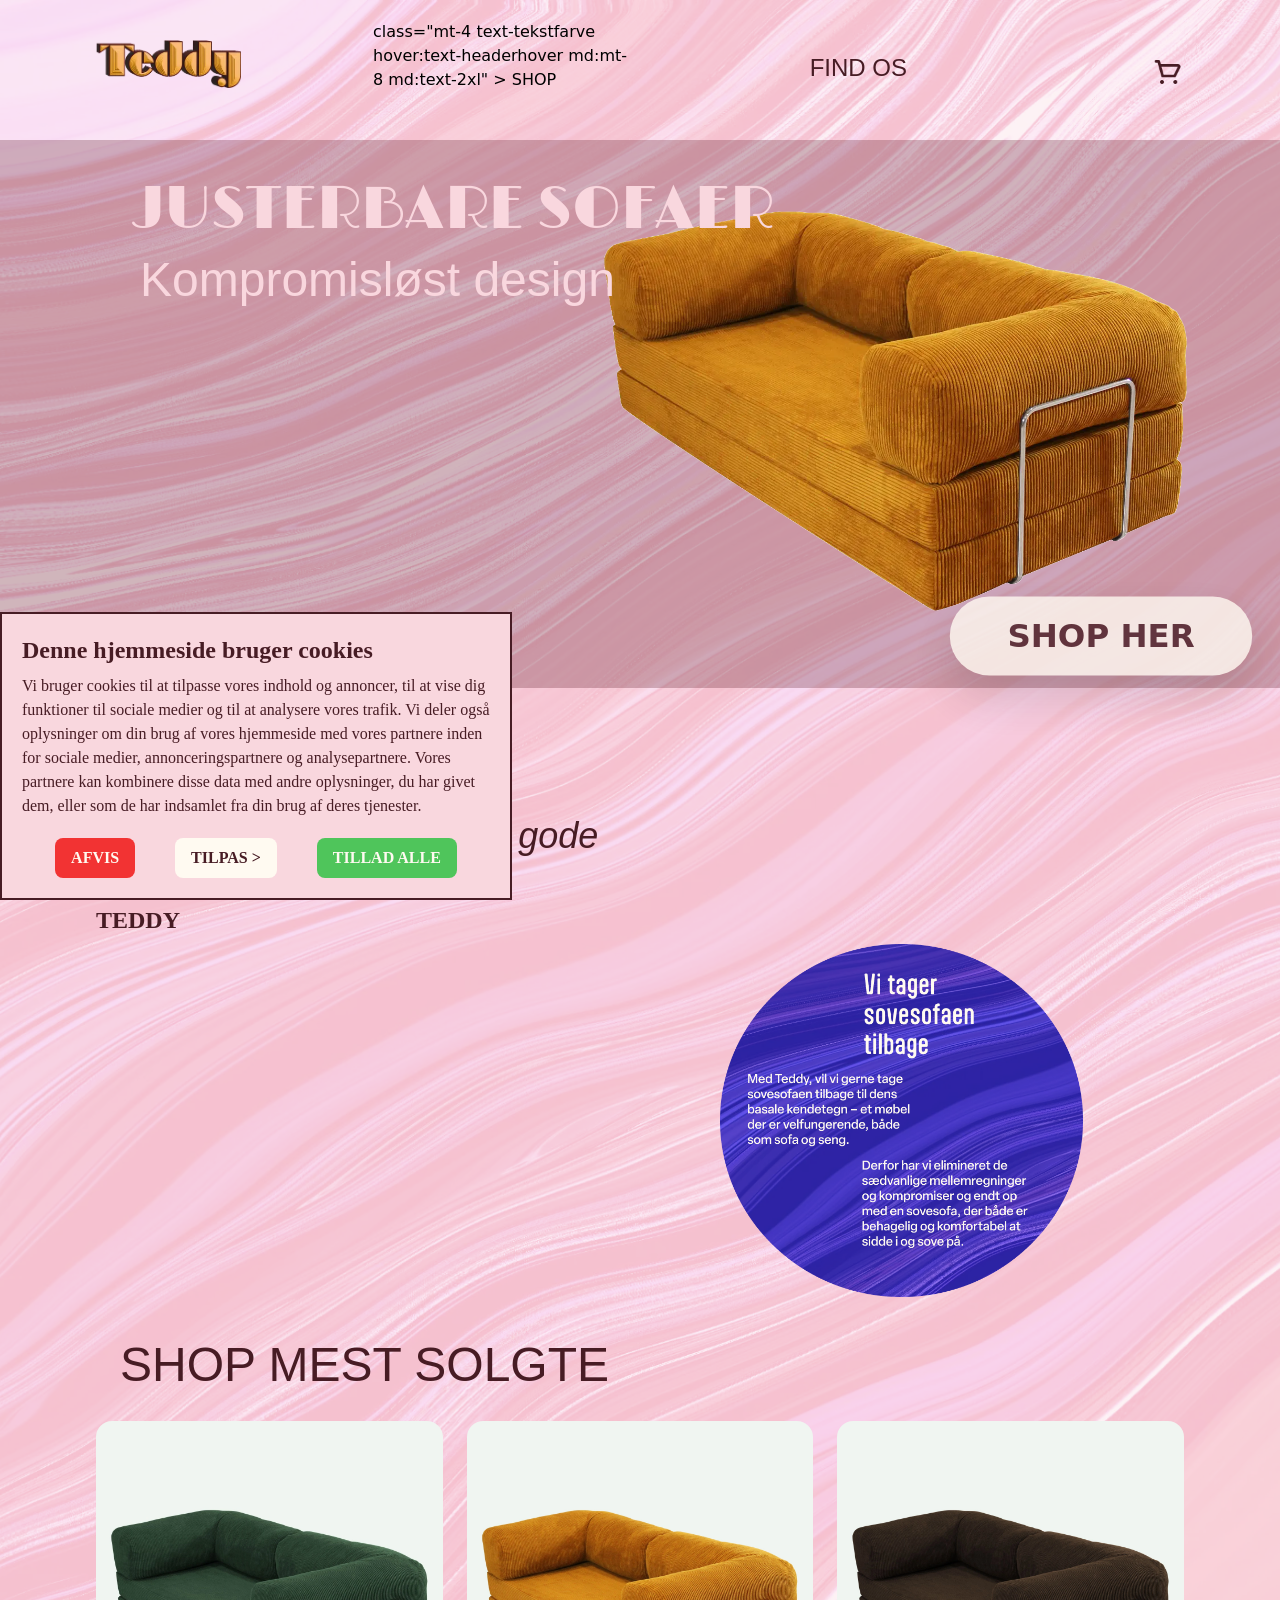
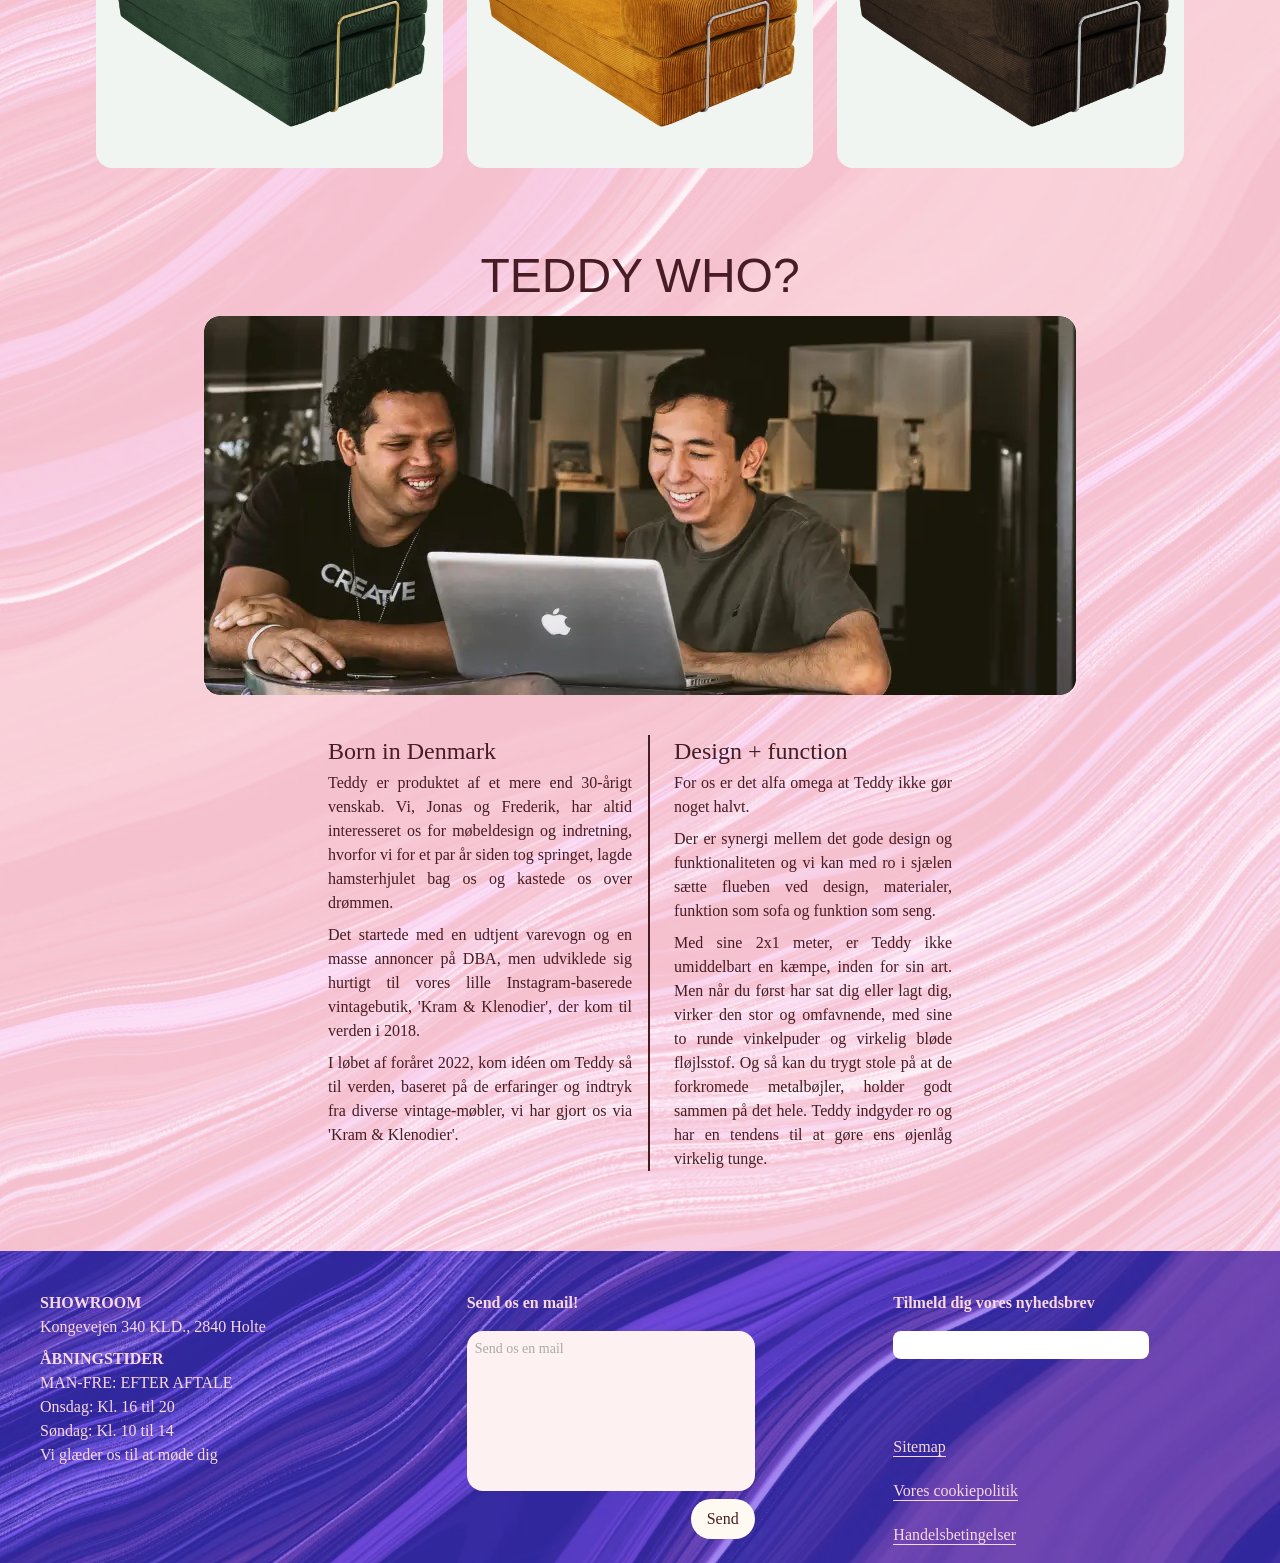
<file: index.html>
<!DOCTYPE html>
<html lang="en">
  <head>
    <meta charset="UTF-8" />
    <link rel="icon" type="image/svg+xml" href="/vite.svg" />
    <meta name="viewport" content="width=device-width, initial-scale=1.0" />
    <title>TEDDY SOFA</title>
    
    <link rel="preconnect" href="https://fonts.googleapis.com" />
    <link rel="preconnect" href="https://fonts.gstatic.com" crossorigin />
    <link
      href="https://fonts.googleapis.com/css2?family=Limelight&display=swap"
      rel="stylesheet"
    />
    <script type="module" crossorigin src="./assets/script.f13fa908.js"></script>
    <link rel="stylesheet" href="./assets/script.4516f7af.css">
  </head>
  <body
    class="bg-baggrundsfarve bg-[url('assets/baggrundsbillede.webp')] bg-cover bg-center bg-no-repeat bg-blend-overlay"
  >
    <header>
      <section
        class="z-50 mx-10 my-3 grid grid-cols-4 justify-items-end gap-x-8 md:mx-24 md:mt-5 md:gap-x-5"
      >
        <img
          src="./assets/teddy_logo.3a709e41.webp"
          alt="logo"
          class="mt-3 h-6 w-auto md:mt-5 md:h-12 md:pr-28"
        />
        <a href="shop.html">
          <!--<h2-->
          class="mt-4 text-tekstfarve hover:text-headerhover md:mt-8
          md:text-2xl" > SHOP
          <!--</h2>--></a
        >
        <a href="findos.html">
          <h2
            class="mt-4 text-tekstfarve hover:text-headerhover md:mt-8 md:text-2xl"
          >
            FIND OS
          </h2></a
        >
        <img
          src="[data-uri]"
          alt="kurv"
          class="mt-5 h-4 w-auto md:mt-9 md:h-8"
        />
      </section>
    </header>
    <main>
      <!--HERO SECTION-->
      <section
        class="m-0 mx-0 bg-herosection bg-opacity-30 p-9 md:mt-12 md:pb-96"
      >
        <div class="mx-10 flex flex-row pt-1 md:mx-24">
          <div class="flex flex-col">
            <h1
              class="inview z-50 stroke-tekstfarve text-3xl text-baggrundsfarve md:text-6xl"
            >
              JUSTERBARE SOFAER
            </h1>
            <h2
              class="inview2 z-40 mt-4 pl-2 font-light text-baggrundsfarve md:text-5xl"
            >
              Kompromisløst design
            </h2>
          </div>
          <img
            src="./assets/foldet_uden_baggrund.66c0f0cd.webp"
            alt="sofa"
            class="inviewbillede absolute left-1/2 mt-7 mr-24 h-auto w-44 md:left-96 md:ml-48 md:mt-5 md:w-2/4"
          />
          <a href="shop.html"
            ><p
              class="relative mt-40 h-7 w-16 justify-center rounded-2xl bg-knapfarve px-3 py-2 font-bold text-tekstfarve hover:bg-hover hover:text-baggrundsfarve md:hidden"
            >
              SHOP HER
            </p></a
          >
          <a href="shop.html"
            ><button
              class="mereanimate absolute top-96 left-2/3 mt-52 ml-20 hidden rounded-full bg-knapfarve py-6 px-16 text-4xl font-bold text-tekstfarve drop-shadow-2xl hover:bg-hover hover:text-baggrundsfarve md:block"
            >
              SHOP HER
            </button></a
          >
        </div>
      </section>
      <!--COOKIEBOKS-->
      <div
        id="cookieboks"
        class="cookies absolute inset-x-0 bottom-0 z-40 h-auto max-w-full border-2 border-tekstfarve bg-baggrundsfarve py-3 px-3 text-tekstfarve sm:bottom-0 sm:right-0 sm:max-w-lg"
      >
        <h3 class="m-2 font-bold md:text-2xl">
          Denne hjemmeside bruger cookies
        </h3>
        <p class="m-2 md:text-base">
          Vi bruger cookies til at tilpasse vores indhold og annoncer, til at
          vise dig funktioner til sociale medier og til at analysere vores
          trafik. Vi deler også oplysninger om din brug af vores hjemmeside med
          vores partnere inden for sociale medier, annonceringspartnere og
          analysepartnere. Vores partnere kan kombinere disse data med andre
          oplysninger, du har givet dem, eller som de har indsamlet fra din brug
          af deres tjenester.
        </p>
        <div class="mb-2 mt-5 flex justify-center gap-10">
          <button
            id="afvis"
            class="rounded-lg bg-afvis_cookies p-2 px-4 text-knapfarve hover:underline hover:underline-offset-2"
          >
            <p class="font-bold md:text-base">AFVIS</p>
          </button>
          <button
            class="rounded-lg bg-knapfarve p-2 px-4 text-tekstfarve hover:underline hover:underline-offset-2"
          >
            <p class="font-bold md:text-base">TILPAS ></p>
          </button>
          <button
            id="tillad"
            class="rounded-lg bg-tillad_cookies p-2 px-4 font-semibold text-knapfarve hover:underline hover:underline-offset-2"
          >
            <p class="font-bold md:text-base">TILLAD ALLE</p>
          </button>
        </div>
      </div>
      <!--MELLEM SEKTION-->
      <section
        class="mx-10 mt-10 grid grid-cols-2 pt-1 md:mx-24 md:mt-28 md:pt-4"
      >
        <div>
          <h2 class="font-light italic text-tekstfarve md:text-4xl">
            Der er synergi mellem det gode design og funktionaliteten
          </h2>
          <h3 class="mt-1 text-tekstfarve md:mt-2 md:text-2xl"><b>TEDDY</b></h3>
        </div>
        <img
          src="./assets/infoboks.807e19ef.webp"
          alt="infoboks"
          class="mt-20 md:hidden"
        />
        <img
          src="./assets/infoboks_stor.3af81676.png"
          alt="infoboks"
          class="mt-32 ml-20 hidden w-2/3 md:block"
        />
      </section>
      <!--MEST SOLGTE-->
      <section class="mx-10 pt-1 md:mx-24">
        <h2 class="mt-10 mb-4 text-tekstfarve md:ml-6 md:mb-8 md:text-5xl">
          SHOP MEST SOLGTE
        </h2>
        <div class="flex flex-row justify-around gap-x-8 md:gap-x-6">
          <div class="group relative w-24 md:w-96">
            <a href="produkt.html">
              <img
                src="./assets/sofa_grøn.backdrop.cad19f20.webp"
                alt="grøn sofa"
                class="rounded-2xl"
              />
              <div
                class="absolute inset-x-0 bottom-40 flex items-end justify-center bg-knapfarve text-5xl text-hover opacity-0 duration-300 group-hover:opacity-70"
              >
                <h2 class="py-2 text-5xl">TEDDY / GRØN</h2>
              </div></a
            >
          </div>
          <div class="group relative w-24 md:w-96">
            <img
              src="./assets/sofa_gul.backdrop.15ad6b21.webp"
              alt="grøn sofa"
              class="rounded-2xl"
            />
            <div
              class="absolute inset-x-0 bottom-40 flex items-end justify-center bg-knapfarve text-5xl text-hover opacity-0 duration-300 group-hover:opacity-70"
            >
              <h2 class="py-2 text-5xl">TEDDY / GUL</h2>
            </div>
          </div>
          <div class="group relative w-24 md:w-96">
            <img
              src="./assets/sofa_brun.backdrop.4b0615f9.webp"
              alt="grøn sofa"
              class="rounded-2xl"
            />
            <div
              class="absolute inset-x-0 bottom-40 flex items-end justify-center bg-knapfarve text-5xl text-hover opacity-0 duration-300 group-hover:opacity-70"
            >
              <h2 class="py-2 text-5xl">TEDDY / BRUN</h2>
            </div>
          </div>
        </div>
      </section>
      <!--TEDDY WHO?-->
      <section
        class="mx-10 mt-10 pt-1 text-justify text-tekstfarve md:mx-24 md:mt-20"
      >
        <h2 class="mb-4 text-center md:text-5xl">TEDDY WHO?</h2>
        <div class="flex justify-center">
          <img
            src="./assets/Teddy_who_billede.e2d17229.webp"
            alt="billede af mændende bag teddy"
            class=""
          />
        </div>
        <div class="mt-2 grid grid-cols-2 divide-x-2 md:mx-56 md:mt-10">
          <div class="mx-2 flex flex-col">
            <h3 class="mb-1 md:text-2xl">Born in Denmark</h3>
            <p class="mb-2 md:text-base">
              Teddy er produktet af et mere end 30-årigt venskab. Vi, Jonas og
              Frederik, har altid interesseret os for møbeldesign og indretning,
              hvorfor vi for et par år siden tog springet, lagde hamsterhjulet
              bag os og kastede os over drømmen.
            </p>
            <p class="mb-2 md:text-base">
              Det startede med en udtjent varevogn og en masse annoncer på DBA,
              men udviklede sig hurtigt til vores lille Instagram-baserede
              vintagebutik, 'Kram & Klenodier', der kom til verden i 2018.
            </p>
            <p class="md:text-base">
              I løbet af foråret 2022, kom idéen om Teddy så til verden, baseret
              på de erfaringer og indtryk fra diverse vintage-møbler, vi har
              gjort os via 'Kram & Klenodier'.
            </p>
          </div>
          <div class="mx-2 flex flex-col pl-3 md:pl-6">
            <h3 class="mb-1 md:text-2xl">Design + function</h3>
            <p class="mb-2 md:text-base">
              For os er det alfa omega at Teddy ikke gør noget halvt.
            </p>
            <p class="mb-2 md:text-base">
              Der er synergi mellem det gode design og funktionaliteten og vi
              kan med ro i sjælen sætte flueben ved design, materialer, funktion
              som sofa og funktion som seng.
            </p>
            <p class="md:text-base">
              Med sine 2x1 meter, er Teddy ikke umiddelbart en kæmpe, inden for
              sin art. Men når du først har sat dig eller lagt dig, virker den
              stor og omfavnende, med sine to runde vinkelpuder og virkelig
              bløde fløjlsstof. Og så kan du trygt stole på at de forkromede
              metalbøjler, holder godt sammen på det hele. Teddy indgyder ro og
              har en tendens til at gøre ens øjenlåg virkelig tunge.
            </p>
          </div>
        </div>
      </section>
    </main>
    <footer
      class="mx-0 mt-20 grid grid-cols-3 bg-hover bg-opacity-90 bg-[url('assets/baggrundsbillede.webp')] bg-cover bg-center bg-no-repeat text-baggrundsfarve bg-blend-overlay"
    >
      <div class="mx-5 mb-2 mt-2 md:mx-10 md:mb-4 md:mt-10">
        <p class="md:text-base"><b>SHOWROOM</b></p>
        <p class="md:text-base">Kongevejen 340 KLD., 2840 Holte</p>
        <p class="mt-1 md:mt-2 md:text-base">
          <b>ÅBNINGSTIDER</b><br />
          MAN-FRE: EFTER AFTALE<br />
          Onsdag: Kl. 16 til 20<br />
          Søndag: Kl. 10 til 14<br />
          Vi glæder os til at møde dig
        </p>
      </div>
      <div class="mx-5 mt-2 md:mx-10 md:mt-10 md:mb-4">
        <p class="md:text-base"><b>Send os en mail!</b></p>
        <div
          class="mt-2 h-20 w-28 rounded-2xl bg-tekstfelt text-tekstfelt_skrift md:mt-4 md:h-40 md:w-72"
        >
          <p class="ml-2 pt-2 md:text-sm">Send os en mail</p>
        </div>
        <button
          class="m-1 ml-14 rounded-full bg-knapfarve p-2 px-4 py-2 text-tekstfarve hover:bg-hover hover:text-baggrundsfarve md:m-2 md:ml-56"
        >
          <p class="md:text-base">Send</p>
        </button>
      </div>
      <div class="mx-5 mt-2 md:mx-10 md:mt-10">
        <p class="md:mb-4 md:text-base"><b>Tilmeld dig vores nyhedsbrev</b></p>
        <form>
          <label class="block">
            <input
              type="email"
              class="... peer h-3 w-28 rounded-lg border-none text-tekstfarve md:h-7 md:w-64"
            />
            <p
              class="invisible mt-2 text-baggrundsfarve peer-invalid:visible md:text-base"
            >
              Hov! det ser forkert ud. Har du tjekket at du har skrevet en
              gyldig e-mail adresse?
            </p>
          </label>
        </form>
        <p
          class="mt-5 underline underline-offset-4 hover:text-checkbox md:text-base"
        >
          <a href="sitemap.html">Sitemap</a>
        </p>
        <p
          class="mt-5 underline underline-offset-4 hover:text-checkbox md:text-base"
        >
          <a href=""> Vores cookiepolitik</a>
        </p>
        <p
          class="mt-5 underline underline-offset-4 hover:text-checkbox md:text-base"
        >
          <a href=""> Handelsbetingelser</a>
        </p>
      </div>
    </footer>
    
  </body>
</html>
</file>
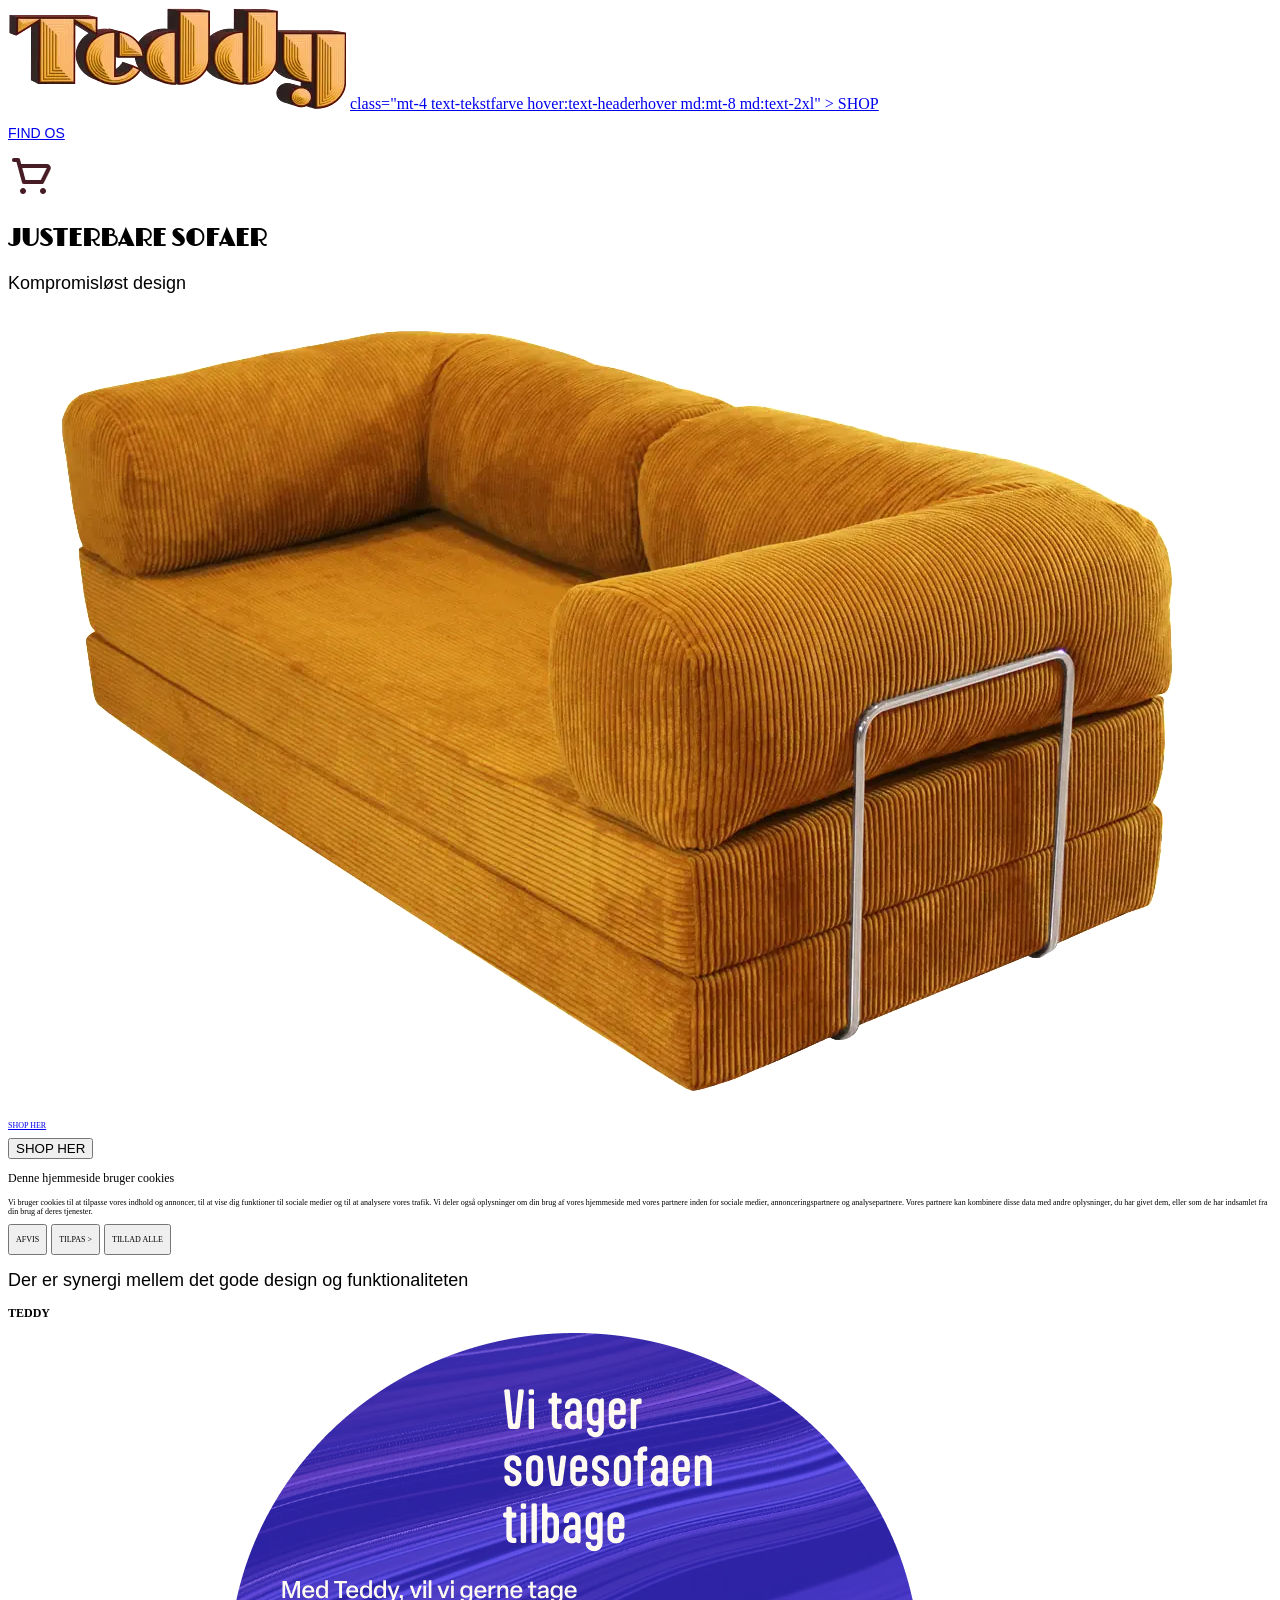
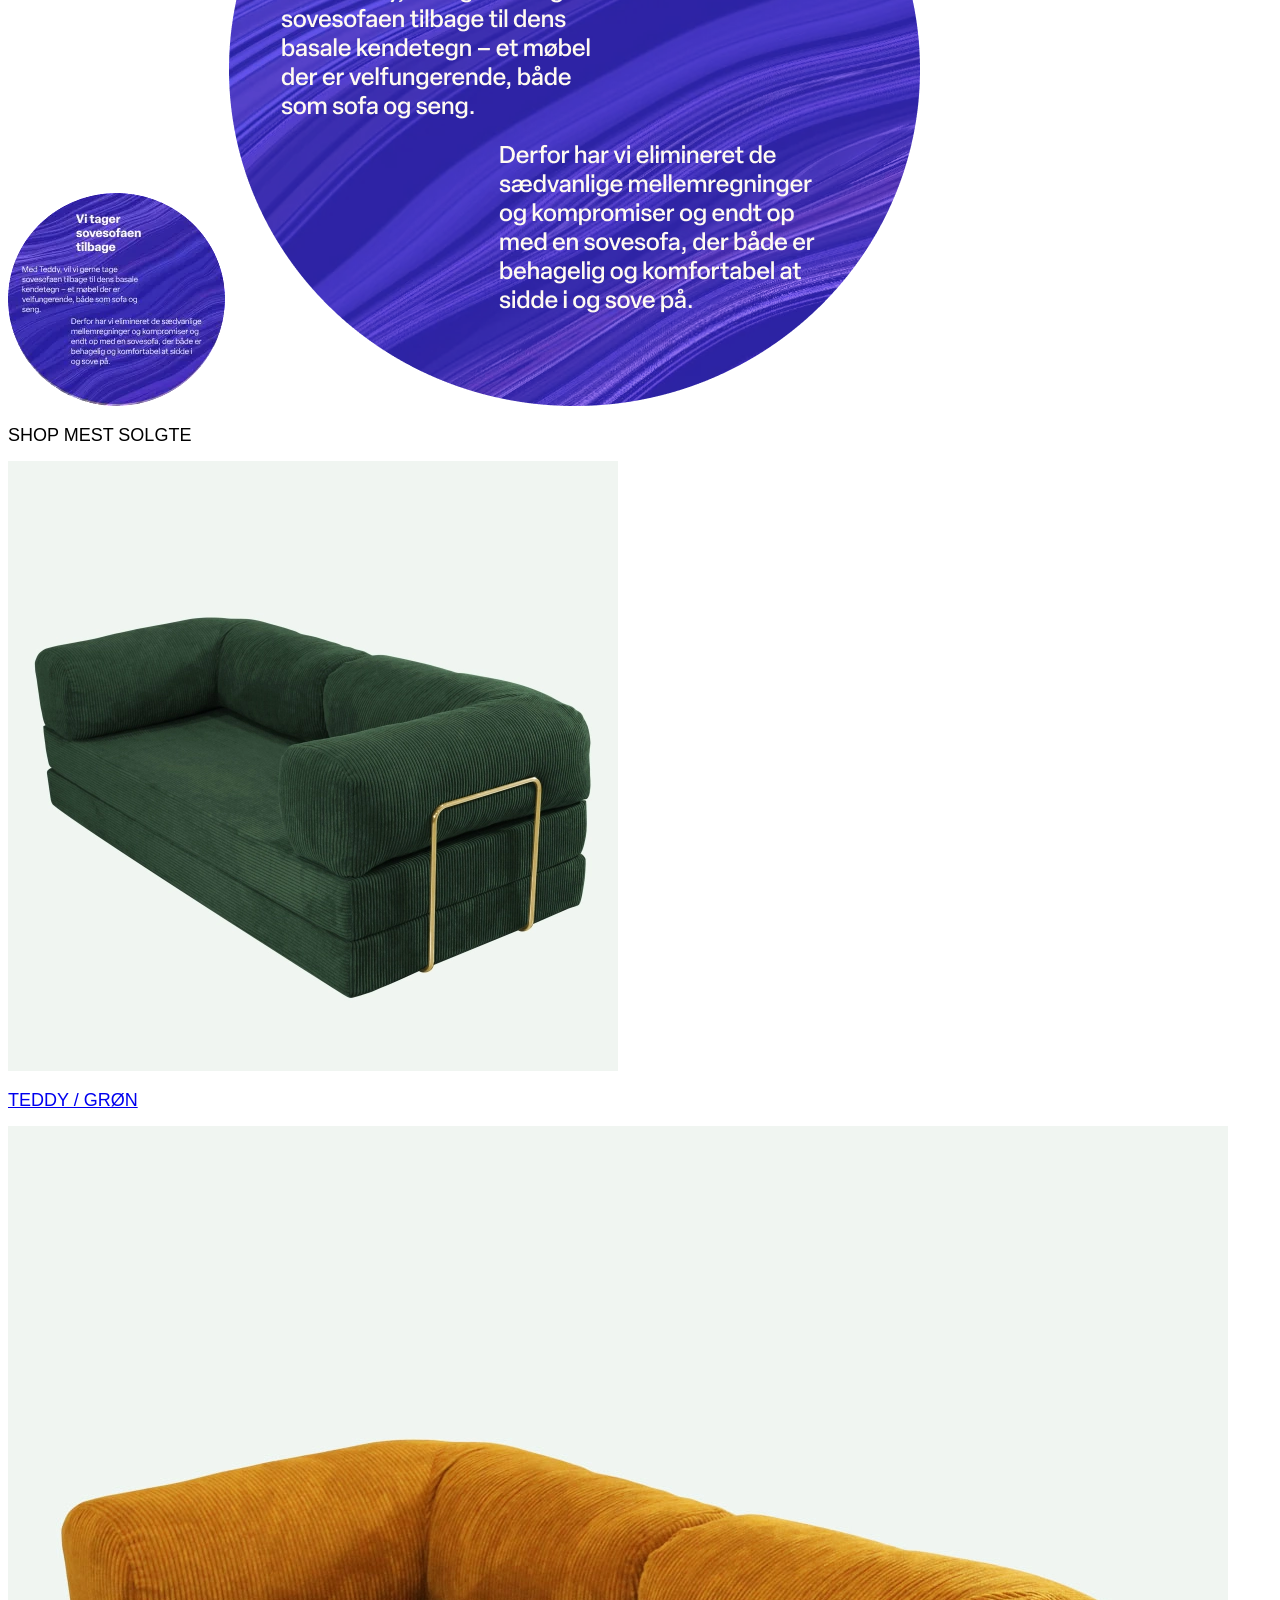
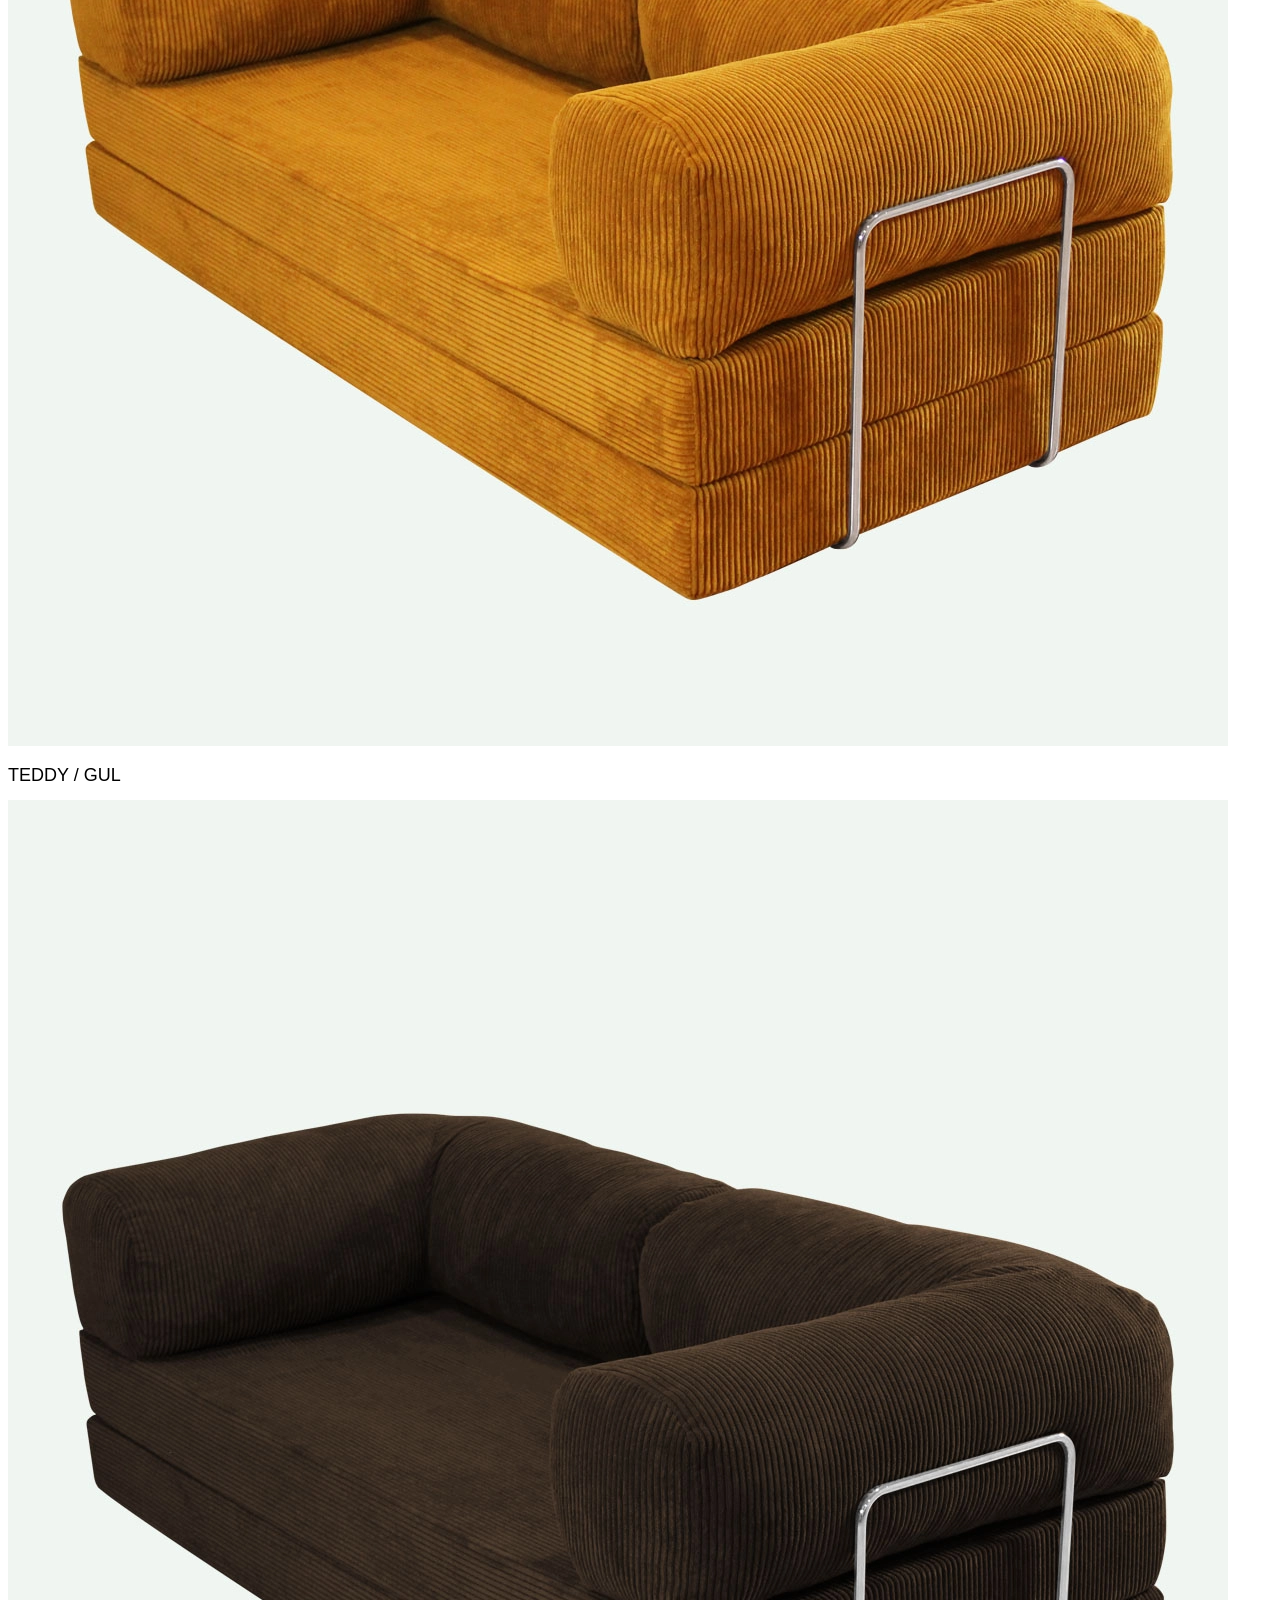
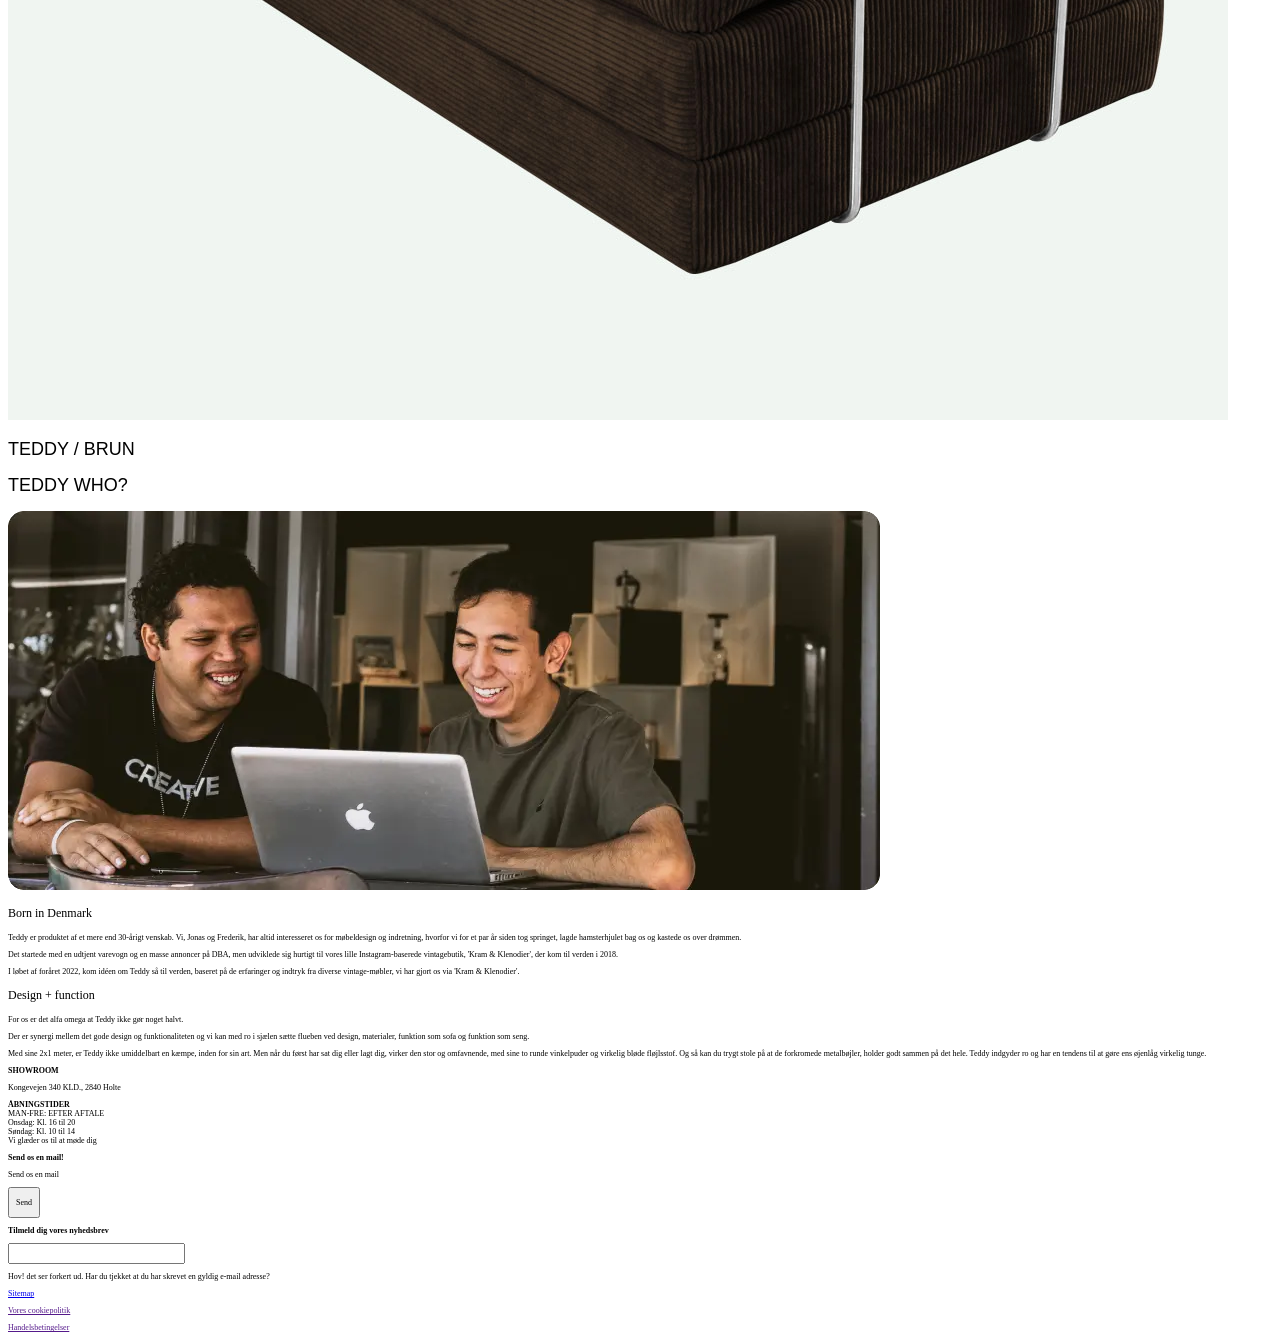
<file: src/index.html>
<!DOCTYPE html>
<html lang="en">
  <head>
    <meta charset="UTF-8" />
    <link rel="icon" type="image/svg+xml" href="/vite.svg" />
    <meta name="viewport" content="width=device-width, initial-scale=1.0" />
    <title>TEDDY SOFA</title>
    <link rel="stylesheet" href="style.css" />
    <link rel="preconnect" href="https://fonts.googleapis.com" />
    <link rel="preconnect" href="https://fonts.gstatic.com" crossorigin />
    <link
      href="https://fonts.googleapis.com/css2?family=Limelight&display=swap"
      rel="stylesheet"
    />
  </head>
  <body
    class="bg-baggrundsfarve bg-[url('assets/baggrundsbillede.webp')] bg-cover bg-center bg-no-repeat bg-blend-overlay"
  >
    <header>
      <section
        class="z-50 mx-10 my-3 grid grid-cols-4 justify-items-end gap-x-8 md:mx-24 md:mt-5 md:gap-x-5"
      >
        <img
          src="assets/teddy_logo.webp"
          alt="logo"
          class="mt-3 h-6 w-auto md:mt-5 md:h-12 md:pr-28"
        />
        <a href="shop.html">
          <!--<h2-->
          class="mt-4 text-tekstfarve hover:text-headerhover md:mt-8
          md:text-2xl" > SHOP
          <!--</h2>--></a
        >
        <a href="findos.html">
          <h2
            class="mt-4 text-tekstfarve hover:text-headerhover md:mt-8 md:text-2xl"
          >
            FIND OS
          </h2></a
        >
        <img
          src="assets/kurv_ikon.png"
          alt="kurv"
          class="mt-5 h-4 w-auto md:mt-9 md:h-8"
        />
      </section>
    </header>
    <main>
      <!--HERO SECTION-->
      <section
        class="m-0 mx-0 bg-herosection bg-opacity-30 p-9 md:mt-12 md:pb-96"
      >
        <div class="mx-10 flex flex-row pt-1 md:mx-24">
          <div class="flex flex-col">
            <h1
              class="inview z-50 stroke-tekstfarve text-3xl text-baggrundsfarve md:text-6xl"
            >
              JUSTERBARE SOFAER
            </h1>
            <h2
              class="inview2 z-40 mt-4 pl-2 font-light text-baggrundsfarve md:text-5xl"
            >
              Kompromisløst design
            </h2>
          </div>
          <img
            src="assets/foldet_uden_baggrund.webp"
            alt="sofa"
            class="inviewbillede absolute left-1/2 mt-7 mr-24 h-auto w-44 md:left-96 md:ml-48 md:mt-5 md:w-2/4"
          />
          <a href="shop.html"
            ><p
              class="relative mt-40 h-7 w-16 justify-center rounded-2xl bg-knapfarve px-3 py-2 font-bold text-tekstfarve hover:bg-hover hover:text-baggrundsfarve md:hidden"
            >
              SHOP HER
            </p></a
          >
          <a href="shop.html"
            ><button
              class="mereanimate absolute top-96 left-2/3 mt-52 ml-20 hidden rounded-full bg-knapfarve py-6 px-16 text-4xl font-bold text-tekstfarve drop-shadow-2xl hover:bg-hover hover:text-baggrundsfarve md:block"
            >
              SHOP HER
            </button></a
          >
        </div>
      </section>
      <!--COOKIEBOKS-->
      <div
        id="cookieboks"
        class="cookies absolute inset-x-0 bottom-0 z-40 h-auto max-w-full border-2 border-tekstfarve bg-baggrundsfarve py-3 px-3 text-tekstfarve sm:bottom-0 sm:right-0 sm:max-w-lg"
      >
        <h3 class="m-2 font-bold md:text-2xl">
          Denne hjemmeside bruger cookies
        </h3>
        <p class="m-2 md:text-base">
          Vi bruger cookies til at tilpasse vores indhold og annoncer, til at
          vise dig funktioner til sociale medier og til at analysere vores
          trafik. Vi deler også oplysninger om din brug af vores hjemmeside med
          vores partnere inden for sociale medier, annonceringspartnere og
          analysepartnere. Vores partnere kan kombinere disse data med andre
          oplysninger, du har givet dem, eller som de har indsamlet fra din brug
          af deres tjenester.
        </p>
        <div class="mb-2 mt-5 flex justify-center gap-10">
          <button
            id="afvis"
            class="rounded-lg bg-afvis_cookies p-2 px-4 text-knapfarve hover:underline hover:underline-offset-2"
          >
            <p class="font-bold md:text-base">AFVIS</p>
          </button>
          <button
            class="rounded-lg bg-knapfarve p-2 px-4 text-tekstfarve hover:underline hover:underline-offset-2"
          >
            <p class="font-bold md:text-base">TILPAS ></p>
          </button>
          <button
            id="tillad"
            class="rounded-lg bg-tillad_cookies p-2 px-4 font-semibold text-knapfarve hover:underline hover:underline-offset-2"
          >
            <p class="font-bold md:text-base">TILLAD ALLE</p>
          </button>
        </div>
      </div>
      <!--MELLEM SEKTION-->
      <section
        class="mx-10 mt-10 grid grid-cols-2 pt-1 md:mx-24 md:mt-28 md:pt-4"
      >
        <div>
          <h2 class="font-light italic text-tekstfarve md:text-4xl">
            Der er synergi mellem det gode design og funktionaliteten
          </h2>
          <h3 class="mt-1 text-tekstfarve md:mt-2 md:text-2xl"><b>TEDDY</b></h3>
        </div>
        <img
          src="assets/infoboks.webp"
          alt="infoboks"
          class="mt-20 md:hidden"
        />
        <img
          src="assets/infoboks_stor.png"
          alt="infoboks"
          class="mt-32 ml-20 hidden w-2/3 md:block"
        />
      </section>
      <!--MEST SOLGTE-->
      <section class="mx-10 pt-1 md:mx-24">
        <h2 class="mt-10 mb-4 text-tekstfarve md:ml-6 md:mb-8 md:text-5xl">
          SHOP MEST SOLGTE
        </h2>
        <div class="flex flex-row justify-around gap-x-8 md:gap-x-6">
          <div class="group relative w-24 md:w-96">
            <a href="produkt.html">
              <img
                src="assets/sofa_grøn.backdrop.webp"
                alt="grøn sofa"
                class="rounded-2xl"
              />
              <div
                class="absolute inset-x-0 bottom-40 flex items-end justify-center bg-knapfarve text-5xl text-hover opacity-0 duration-300 group-hover:opacity-70"
              >
                <h2 class="py-2 text-5xl">TEDDY / GRØN</h2>
              </div></a
            >
          </div>
          <div class="group relative w-24 md:w-96">
            <img
              src="assets/sofa_gul.backdrop.webp"
              alt="grøn sofa"
              class="rounded-2xl"
            />
            <div
              class="absolute inset-x-0 bottom-40 flex items-end justify-center bg-knapfarve text-5xl text-hover opacity-0 duration-300 group-hover:opacity-70"
            >
              <h2 class="py-2 text-5xl">TEDDY / GUL</h2>
            </div>
          </div>
          <div class="group relative w-24 md:w-96">
            <img
              src="assets/sofa_brun.backdrop.webp"
              alt="grøn sofa"
              class="rounded-2xl"
            />
            <div
              class="absolute inset-x-0 bottom-40 flex items-end justify-center bg-knapfarve text-5xl text-hover opacity-0 duration-300 group-hover:opacity-70"
            >
              <h2 class="py-2 text-5xl">TEDDY / BRUN</h2>
            </div>
          </div>
        </div>
      </section>
      <!--TEDDY WHO?-->
      <section
        class="mx-10 mt-10 pt-1 text-justify text-tekstfarve md:mx-24 md:mt-20"
      >
        <h2 class="mb-4 text-center md:text-5xl">TEDDY WHO?</h2>
        <div class="flex justify-center">
          <img
            src="assets/Teddy_who_billede.webp"
            alt="billede af mændende bag teddy"
            class=""
          />
        </div>
        <div class="mt-2 grid grid-cols-2 divide-x-2 md:mx-56 md:mt-10">
          <div class="mx-2 flex flex-col">
            <h3 class="mb-1 md:text-2xl">Born in Denmark</h3>
            <p class="mb-2 md:text-base">
              Teddy er produktet af et mere end 30-årigt venskab. Vi, Jonas og
              Frederik, har altid interesseret os for møbeldesign og indretning,
              hvorfor vi for et par år siden tog springet, lagde hamsterhjulet
              bag os og kastede os over drømmen.
            </p>
            <p class="mb-2 md:text-base">
              Det startede med en udtjent varevogn og en masse annoncer på DBA,
              men udviklede sig hurtigt til vores lille Instagram-baserede
              vintagebutik, 'Kram & Klenodier', der kom til verden i 2018.
            </p>
            <p class="md:text-base">
              I løbet af foråret 2022, kom idéen om Teddy så til verden, baseret
              på de erfaringer og indtryk fra diverse vintage-møbler, vi har
              gjort os via 'Kram & Klenodier'.
            </p>
          </div>
          <div class="mx-2 flex flex-col pl-3 md:pl-6">
            <h3 class="mb-1 md:text-2xl">Design + function</h3>
            <p class="mb-2 md:text-base">
              For os er det alfa omega at Teddy ikke gør noget halvt.
            </p>
            <p class="mb-2 md:text-base">
              Der er synergi mellem det gode design og funktionaliteten og vi
              kan med ro i sjælen sætte flueben ved design, materialer, funktion
              som sofa og funktion som seng.
            </p>
            <p class="md:text-base">
              Med sine 2x1 meter, er Teddy ikke umiddelbart en kæmpe, inden for
              sin art. Men når du først har sat dig eller lagt dig, virker den
              stor og omfavnende, med sine to runde vinkelpuder og virkelig
              bløde fløjlsstof. Og så kan du trygt stole på at de forkromede
              metalbøjler, holder godt sammen på det hele. Teddy indgyder ro og
              har en tendens til at gøre ens øjenlåg virkelig tunge.
            </p>
          </div>
        </div>
      </section>
    </main>
    <footer
      class="mx-0 mt-20 grid grid-cols-3 bg-hover bg-opacity-90 bg-[url('assets/baggrundsbillede.webp')] bg-cover bg-center bg-no-repeat text-baggrundsfarve bg-blend-overlay"
    >
      <div class="mx-5 mb-2 mt-2 md:mx-10 md:mb-4 md:mt-10">
        <p class="md:text-base"><b>SHOWROOM</b></p>
        <p class="md:text-base">Kongevejen 340 KLD., 2840 Holte</p>
        <p class="mt-1 md:mt-2 md:text-base">
          <b>ÅBNINGSTIDER</b><br />
          MAN-FRE: EFTER AFTALE<br />
          Onsdag: Kl. 16 til 20<br />
          Søndag: Kl. 10 til 14<br />
          Vi glæder os til at møde dig
        </p>
      </div>
      <div class="mx-5 mt-2 md:mx-10 md:mt-10 md:mb-4">
        <p class="md:text-base"><b>Send os en mail!</b></p>
        <div
          class="mt-2 h-20 w-28 rounded-2xl bg-tekstfelt text-tekstfelt_skrift md:mt-4 md:h-40 md:w-72"
        >
          <p class="ml-2 pt-2 md:text-sm">Send os en mail</p>
        </div>
        <button
          class="m-1 ml-14 rounded-full bg-knapfarve p-2 px-4 py-2 text-tekstfarve hover:bg-hover hover:text-baggrundsfarve md:m-2 md:ml-56"
        >
          <p class="md:text-base">Send</p>
        </button>
      </div>
      <div class="mx-5 mt-2 md:mx-10 md:mt-10">
        <p class="md:mb-4 md:text-base"><b>Tilmeld dig vores nyhedsbrev</b></p>
        <form>
          <label class="block">
            <input
              type="email"
              class="... peer h-3 w-28 rounded-lg border-none text-tekstfarve md:h-7 md:w-64"
            />
            <p
              class="invisible mt-2 text-baggrundsfarve peer-invalid:visible md:text-base"
            >
              Hov! det ser forkert ud. Har du tjekket at du har skrevet en
              gyldig e-mail adresse?
            </p>
          </label>
        </form>
        <p
          class="mt-5 underline underline-offset-4 hover:text-checkbox md:text-base"
        >
          <a href="sitemap.html">Sitemap</a>
        </p>
        <p
          class="mt-5 underline underline-offset-4 hover:text-checkbox md:text-base"
        >
          <a href=""> Vores cookiepolitik</a>
        </p>
        <p
          class="mt-5 underline underline-offset-4 hover:text-checkbox md:text-base"
        >
          <a href=""> Handelsbetingelser</a>
        </p>
      </div>
    </footer>
    <script type="module" src="script.js"></script>
  </body>
</html>
</file>
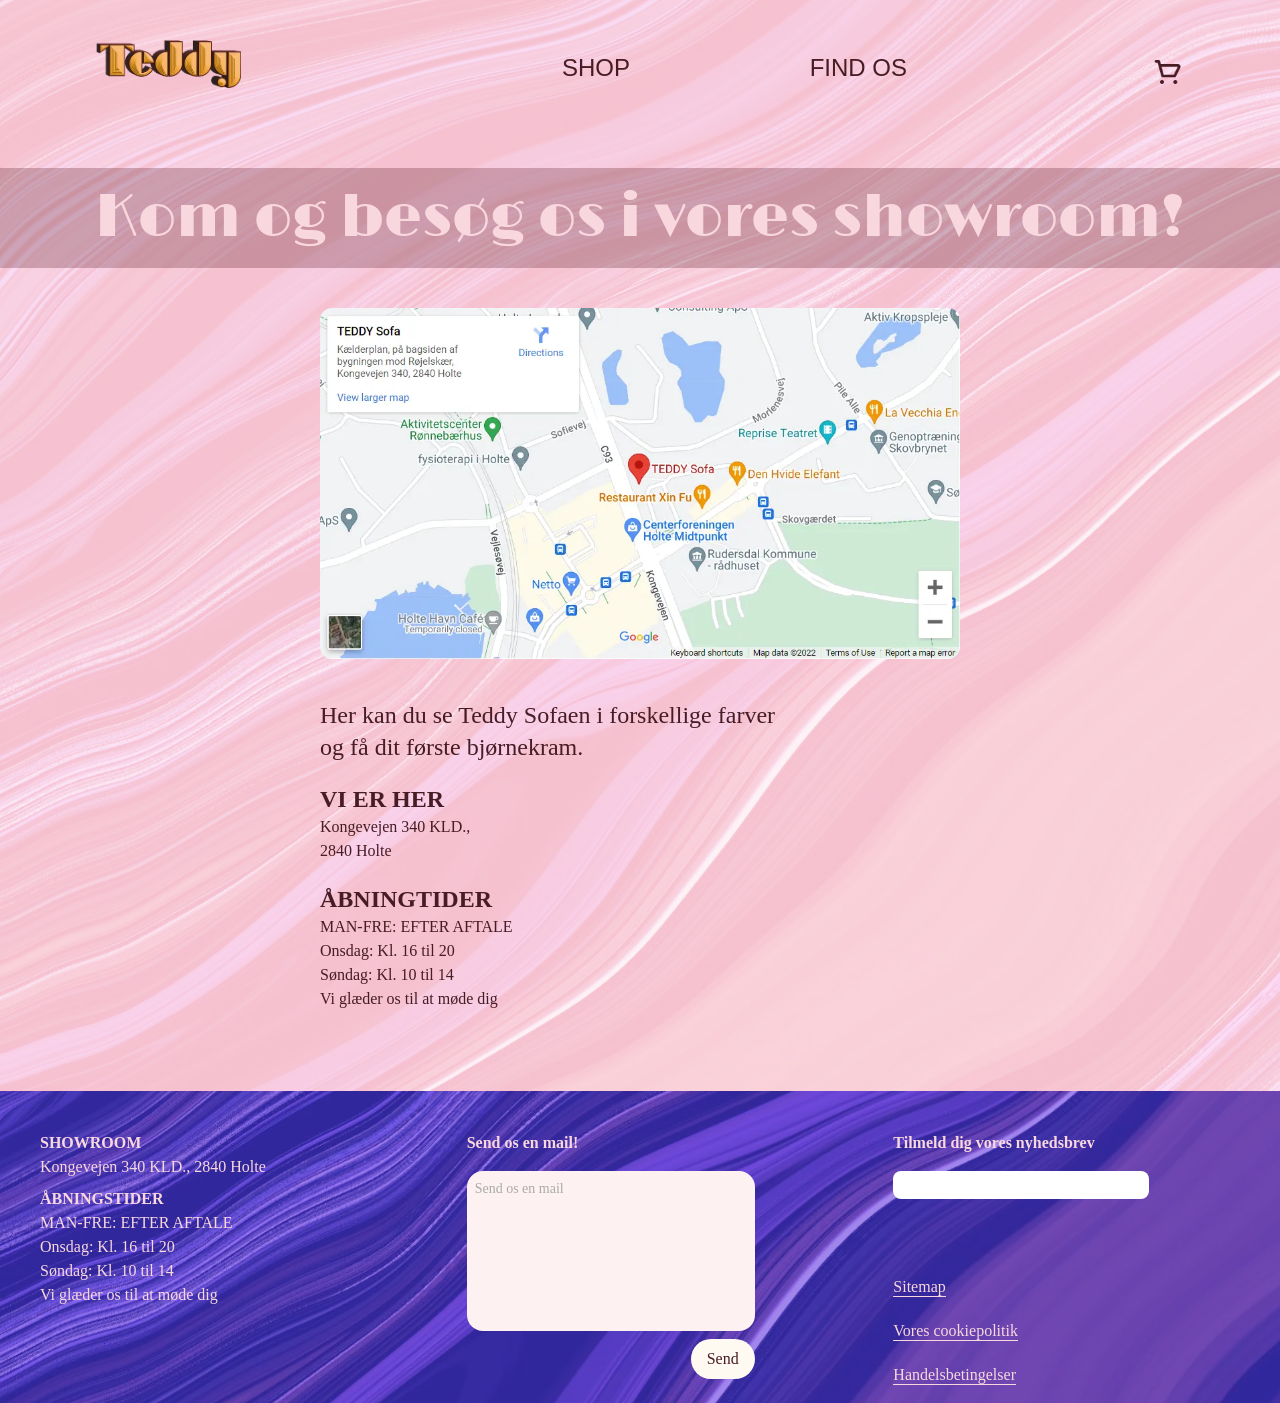
<file: findos.html>
<!DOCTYPE html>
<html lang="en">
  <head>
    <meta charset="UTF-8" />
    <meta http-equiv="X-UA-Compatible" content="IE=edge" />
    <meta name="viewport" content="width=device-width, initial-scale=1.0" />
    <title>Find os!</title>
    
    <link rel="preconnect" href="https://fonts.googleapis.com" />
    <link rel="preconnect" href="https://fonts.gstatic.com" crossorigin />
    <link
      href="https://fonts.googleapis.com/css2?family=Limelight&display=swap"
      rel="stylesheet"
    />
    <script type="module" crossorigin src="./assets/script.f13fa908.js"></script>
    <link rel="stylesheet" href="./assets/script.4516f7af.css">
  </head>
  <body
    class="mt-4 bg-baggrundsfarve bg-[url('assets/baggrundsbillede.webp')] bg-cover bg-center bg-no-repeat bg-blend-overlay"
  >
    <header>
      <section
        class="z-50 mx-10 my-3 grid grid-cols-4 justify-items-end gap-x-8 md:mx-24 md:mt-5 md:gap-x-5"
      >
        <a href="index.html">
          <img
            src="./assets/teddy_logo.3a709e41.webp"
            alt="logo"
            class="mt-3 h-6 w-auto md:mt-5 md:h-12 md:pr-28"
        /></a>
        <a href="shop.html">
          <h2
            class="mt-4 text-tekstfarve hover:text-headerhover md:mt-8 md:text-2xl"
          >
            SHOP
          </h2></a
        >
        <a href="findos.html">
          <h2
            class="mt-4 text-tekstfarve hover:text-headerhover md:mt-8 md:text-2xl"
          >
            FIND OS
          </h2></a
        >
        <img
          src="[data-uri]"
          alt="kurv"
          class="mt-5 h-4 w-auto md:mt-9 md:h-8"
        />
      </section>
    </header>
    <main class="text-tekstfarve md:mt-10">
      <h1
        class="mt-5 bg-herosection bg-opacity-30 py-5 text-center text-baggrundsfarve md:mt-20 md:mb-5 md:text-6xl"
      >
        Kom og besøg os i vores showroom!
      </h1>
      <section class="mx-10 md:mx-80">
        <div class="flex justify-center">
          <img
            src="./assets/kort.0d97fceb.webp"
            alt="kort over hvor showroom er"
            class="mt-5 rounded-xl"
          />
        </div>
        <h3 class="mt-5 font-light md:mt-10 md:text-2xl">
          <b
            >Her kan du se Teddy Sofaen i forskellige farver<br />
            og få dit første bjørnekram.</b
          >
        </h3>
        <h3 class="mt-5 md:text-2xl"><b>VI ER HER</b></h3>
        <p class="md:text-base">
          Kongevejen 340 KLD.,<br />
          2840 Holte
        </p>
        <h3 class="mt-5 md:text-2xl"><b>ÅBNINGTIDER</b></h3>
        <p class="md:text-base">
          MAN-FRE: EFTER AFTALE<br />
          Onsdag: Kl. 16 til 20<br />
          Søndag: Kl. 10 til 14<br />
          Vi glæder os til at møde dig
        </p>
      </section>
    </main>
    <footer
      class="mx-0 mt-20 grid grid-cols-3 bg-hover bg-opacity-90 bg-[url('assets/baggrundsbillede.webp')] bg-cover bg-center bg-no-repeat text-baggrundsfarve bg-blend-overlay"
    >
      <div class="mx-5 mb-2 mt-2 md:mx-10 md:mb-4 md:mt-10">
        <p class="md:text-base"><b>SHOWROOM</b></p>
        <p class="md:text-base">Kongevejen 340 KLD., 2840 Holte</p>
        <p class="mt-1 md:mt-2 md:text-base">
          <b>ÅBNINGSTIDER</b><br />
          MAN-FRE: EFTER AFTALE<br />
          Onsdag: Kl. 16 til 20<br />
          Søndag: Kl. 10 til 14<br />
          Vi glæder os til at møde dig
        </p>
      </div>
      <div class="mx-5 mt-2 md:mx-10 md:mt-10 md:mb-4">
        <p class="md:text-base"><b>Send os en mail!</b></p>
        <div
          class="mt-2 h-20 w-28 rounded-2xl bg-tekstfelt text-tekstfelt_skrift md:mt-4 md:h-40 md:w-72"
        >
          <p class="ml-2 pt-2 md:text-sm">Send os en mail</p>
        </div>
        <button
          class="m-1 ml-14 rounded-full bg-knapfarve p-2 px-4 py-2 text-tekstfarve hover:bg-hover hover:text-baggrundsfarve md:m-2 md:ml-56"
        >
          <p class="md:text-base">Send</p>
        </button>
      </div>
      <div class="mx-5 mt-2 md:mx-10 md:mt-10">
        <p class="md:mb-4 md:text-base"><b>Tilmeld dig vores nyhedsbrev</b></p>
        <form>
          <label class="block">
            <input
              type="email"
              class="... peer h-3 w-28 rounded-lg border-none text-tekstfarve md:h-7 md:w-64"
            />
            <p
              class="invisible mt-2 text-baggrundsfarve peer-invalid:visible md:text-base"
            >
              Hov! det ser forkert ud. Har du tjekket at du har skrevet en
              gyldig e-mail adresse?
            </p>
          </label>
        </form>
        <p
          class="mt-5 underline underline-offset-4 hover:text-checkbox md:text-base"
        >
          <a href="sitemap.html">Sitemap</a>
        </p>
        <p
          class="mt-5 underline underline-offset-4 hover:text-checkbox md:text-base"
        >
          <a href=""> Vores cookiepolitik</a>
        </p>
        <p
          class="mt-5 underline underline-offset-4 hover:text-checkbox md:text-base"
        >
          <a href=""> Handelsbetingelser</a>
        </p>
      </div>
    </footer>
    
  </body>
</html>
</file>
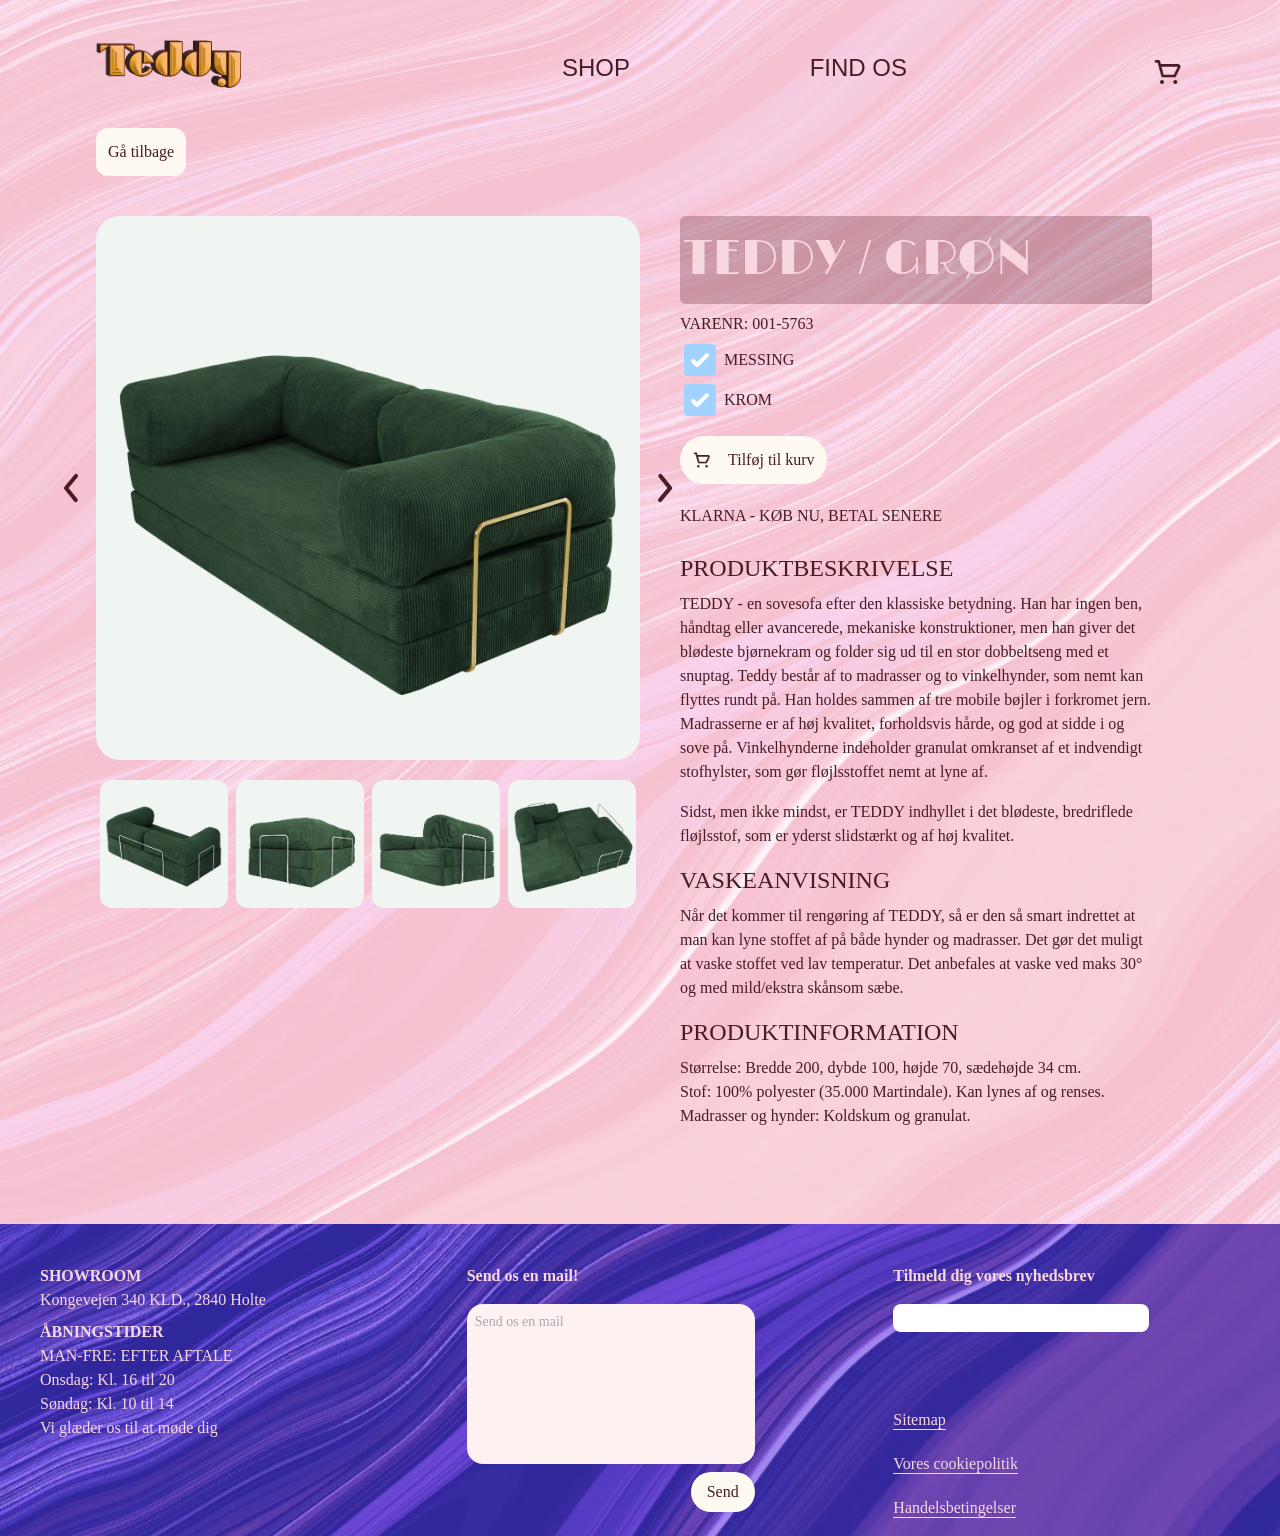
<file: produkt.html>
<!DOCTYPE html>
<html lang="en">
  <head>
    <meta charset="UTF-8" />
    <meta http-equiv="X-UA-Compatible" content="IE=edge" />
    <meta name="viewport" content="width=device-width, initial-scale=1.0" />
    <title>Teddy / grøn</title>
    
    <link rel="preconnect" href="https://fonts.googleapis.com" />
    <link rel="preconnect" href="https://fonts.gstatic.com" crossorigin />
    <link
      href="https://fonts.googleapis.com/css2?family=Limelight&display=swap"
      rel="stylesheet"
    />
    <script type="module" crossorigin src="./assets/script.f13fa908.js"></script>
    <link rel="stylesheet" href="./assets/script.4516f7af.css">
  </head>
  <body
    class="mt-4 bg-baggrundsfarve bg-[url('assets/baggrundsbillede.webp')] bg-cover bg-center bg-no-repeat bg-blend-overlay"
  >
    <header>
      <section
        class="z-50 mx-10 my-3 grid grid-cols-4 justify-items-end gap-x-8 md:mx-24 md:mt-5 md:gap-x-5"
      >
        <a href="index.html">
          <img
            src="./assets/teddy_logo.3a709e41.webp"
            alt="logo"
            class="mt-3 h-6 w-auto md:mt-5 md:h-12 md:pr-28"
        /></a>
        <a href="shop.html">
          <h2
            class="mt-4 text-tekstfarve hover:text-headerhover md:mt-8 md:text-2xl"
          >
            SHOP
          </h2></a
        >
        <a href="findos.html">
          <h2
            class="mt-4 text-tekstfarve hover:text-headerhover md:mt-8 md:text-2xl"
          >
            FIND OS
          </h2></a
        >
        <img
          src="[data-uri]"
          alt="kurv"
          class="mt-5 h-4 w-auto md:mt-9 md:h-8"
        />
      </section>
    </header>
    <main class="mx-10 mt-10 md:mx-24">
      <a href="shop.html">
        <img src="[data-uri]" alt="gå tilbage pil" class="md:hidden"
      /></a>
      <a href="shop.html"
        ><button
          class="hidden rounded-xl bg-knapfarve p-3 text-tekstfarve hover:bg-hover hover:text-baggrundsfarve md:block"
        >
          <p class="text-base">Gå tilbage</p>
        </button></a
      >
      <section class="md:grid md:grid-cols-2">
        <section class="md:mt-10">
          <div class="flex flex-row items-center justify-center md:mb-5">
            <img
              src="[data-uri]"
              alt="venstre pil"
              class="h-6 w-6 md:h-12 md:w-12"
            />
            <img
              src="./assets/sofa_grøn.backdrop.cad19f20.webp"
              alt="grøn sofa"
              class="h-auto w-72 rounded-3xl md:w-max"
            />
            <img
              src="[data-uri]"
              alt="højre pil"
              class="h-6 w-6 md:h-12 md:w-12"
            />
          </div>
          <div class="mt-2 flex flex-row justify-center gap-x-2">
            <img
              src="./assets/sofa_grøn_2.backdrop.573fafe0.webp"
              alt="grøn sofa"
              class="h-16 w-16 rounded-xl md:h-32 md:w-32"
            />
            <img
              src="./assets/sofa_grøn_3.backdrop.d667e725.webp"
              alt="grøn sofa"
              class="h-16 w-16 rounded-xl md:h-32 md:w-32"
            />
            <img
              src="./assets/sofa_grøn_4.backdrop.5dd2392e.webp"
              alt="grøn sofa"
              class="h-16 w-16 rounded-xl md:h-32 md:w-32"
            />
            <img
              src="./assets/sofa_grøn_5.backdrop.2ea01b30.webp"
              alt="grøn sofa"
              class="h-16 w-16 rounded-xl md:h-32 md:w-32"
            />
          </div>
        </section>
        <!-- TEKST OMRÅDE -->
        <section class="mt-5 ml-8 mr-8 text-tekstfarve md:mt-10 md:ml-10">
          <h1
            class="rounded-md bg-herosection bg-opacity-30 py-2 pl-1 text-baggrundsfarve md:mb-2 md:py-5 md:text-5xl"
          >
            TEDDY / GRØN
          </h1>
          <p class="mb-2 text-tekstfarve md:text-base">VARENR: 001-5763</p>
          <div class="flex flex-row px-1 text-tekstfarve">
            <input
              id="messing"
              class="peer/messing mb-2 h-3 w-3 rounded border-none bg-knapfarve text-checkbox focus:ring-hover2 md:h-8 md:w-8"
              type="checkbox"
              name="status"
              checked
            />
            <label
              for="messing"
              class="peer-checked/draft:text-tekstfarve text-tekstfarve"
              ><p class="ml-2 md:mt-1 md:text-base">MESSING</p></label
            >
          </div>
          <div class="flex flex-row px-1 text-tekstfarve">
            <input
              id="krom"
              class="peer/krom h-3 w-3 rounded border-none bg-knapfarve text-checkbox focus:ring-hover2 md:h-8 md:w-8"
              type="checkbox"
              name="status"
              checked
            />
            <label
              for="krom"
              class="peer-messing/krom:text-tekstfarve ml-2 text-tekstfarve"
              ><p class="md:mt-1 md:text-base">KROM</p></label
            >
          </div>
          <button
            class="my-2 flex flex-row items-center rounded-xl bg-knapfarve p-2 text-tekstfarve hover:bg-hover hover:text-baggrundsfarve md:mb-5 md:mt-5 md:rounded-3xl md:p-3"
          >
            <img
              src="[data-uri]"
              alt="kurv"
              class="h-3 w-3 md:h-5 md:w-5"
            />
            <p class="ml-2 md:ml-4 md:text-base">Tilføj til kurv</p>
          </button>
          <p class="mb-3 md:mb-6 md:text-base">KLARNA - KØB NU, BETAL SENERE</p>
          <h3 class="mb-1 md:mb-2 md:text-2xl">PRODUKTBESKRIVELSE</h3>
          <p class="mb-2 md:mb-4 md:text-base">
            TEDDY - en sovesofa efter den klassiske betydning. Han har ingen
            ben, håndtag eller avancerede, mekaniske konstruktioner, men han
            giver det blødeste bjørnekram og folder sig ud til en stor
            dobbeltseng med et snuptag. Teddy består af to madrasser og to
            vinkelhynder, som nemt kan flyttes rundt på. Han holdes sammen af
            tre mobile bøjler i forkromet jern. Madrasserne er af høj kvalitet,
            forholdsvis hårde, og god at sidde i og sove på. Vinkelhynderne
            indeholder granulat omkranset af et indvendigt stofhylster, som gør
            fløjlsstoffet nemt at lyne af.
          </p>
          <p class="mb-2 md:mb-4 md:text-base">
            Sidst, men ikke mindst, er TEDDY indhyllet i det blødeste,
            bredriflede fløjlsstof, som er yderst slidstærkt og af høj kvalitet.
          </p>
          <h3 class="mb-1 md:mb-2 md:text-2xl">VASKEANVISNING</h3>
          <p class="mb-2 md:mb-4 md:text-base">
            Når det kommer til rengøring af TEDDY, så er den så smart indrettet
            at man kan lyne stoffet af på både hynder og madrasser. Det gør det
            muligt at vaske stoffet ved lav temperatur. Det anbefales at vaske
            ved maks 30° og med mild/ekstra skånsom sæbe.
          </p>
          <h3 class="mb-1 md:mb-2 md:text-2xl">PRODUKTINFORMATION</h3>
          <p class="mb-2 md:mb-4 md:text-base">
            Størrelse: Bredde 200, dybde 100, højde 70, sædehøjde 34 cm.<br />
            Stof: 100% polyester (35.000 Martindale). Kan lynes af og renses.<br />
            Madrasser og hynder: Koldskum og granulat.
          </p>
        </section>
      </section>
    </main>

    <footer
      class="mx-0 mt-20 grid grid-cols-3 bg-hover bg-opacity-90 bg-[url('assets/baggrundsbillede.webp')] bg-cover bg-center bg-no-repeat text-baggrundsfarve bg-blend-overlay"
    >
      <div class="mx-5 mb-2 mt-2 md:mx-10 md:mb-4 md:mt-10">
        <p class="md:text-base"><b>SHOWROOM</b></p>
        <p class="md:text-base">Kongevejen 340 KLD., 2840 Holte</p>
        <p class="mt-1 md:mt-2 md:text-base">
          <b>ÅBNINGSTIDER</b><br />
          MAN-FRE: EFTER AFTALE<br />
          Onsdag: Kl. 16 til 20<br />
          Søndag: Kl. 10 til 14<br />
          Vi glæder os til at møde dig
        </p>
      </div>
      <div class="mx-5 mt-2 md:mx-10 md:mt-10 md:mb-4">
        <p class="md:text-base"><b>Send os en mail!</b></p>
        <div
          class="mt-2 h-20 w-28 rounded-2xl bg-tekstfelt text-tekstfelt_skrift md:mt-4 md:h-40 md:w-72"
        >
          <p class="ml-2 pt-2 md:text-sm">Send os en mail</p>
        </div>
        <button
          class="m-1 ml-14 rounded-full bg-knapfarve p-2 px-4 py-2 text-tekstfarve hover:bg-hover hover:text-baggrundsfarve md:m-2 md:ml-56"
        >
          <p class="md:text-base">Send</p>
        </button>
      </div>
      <div class="mx-5 mt-2 md:mx-10 md:mt-10">
        <p class="md:mb-4 md:text-base"><b>Tilmeld dig vores nyhedsbrev</b></p>
        <form>
          <label class="block">
            <input
              type="email"
              class="... peer h-3 w-28 rounded-lg border-none text-tekstfarve md:h-7 md:w-64"
            />
            <p
              class="invisible mt-2 text-baggrundsfarve peer-invalid:visible md:text-base"
            >
              Hov! det ser forkert ud. Har du tjekket at du har skrevet en
              gyldig e-mail adresse?
            </p>
          </label>
        </form>
        <p
          class="mt-5 underline underline-offset-4 hover:text-checkbox md:text-base"
        >
          <a href="sitemap.html">Sitemap</a>
        </p>
        <p
          class="mt-5 underline underline-offset-4 hover:text-checkbox md:text-base"
        >
          <a href=""> Vores cookiepolitik</a>
        </p>
        <p
          class="mt-5 underline underline-offset-4 hover:text-checkbox md:text-base"
        >
          <a href=""> Handelsbetingelser</a>
        </p>
      </div>
    </footer>
    
  </body>
</html>
</file>
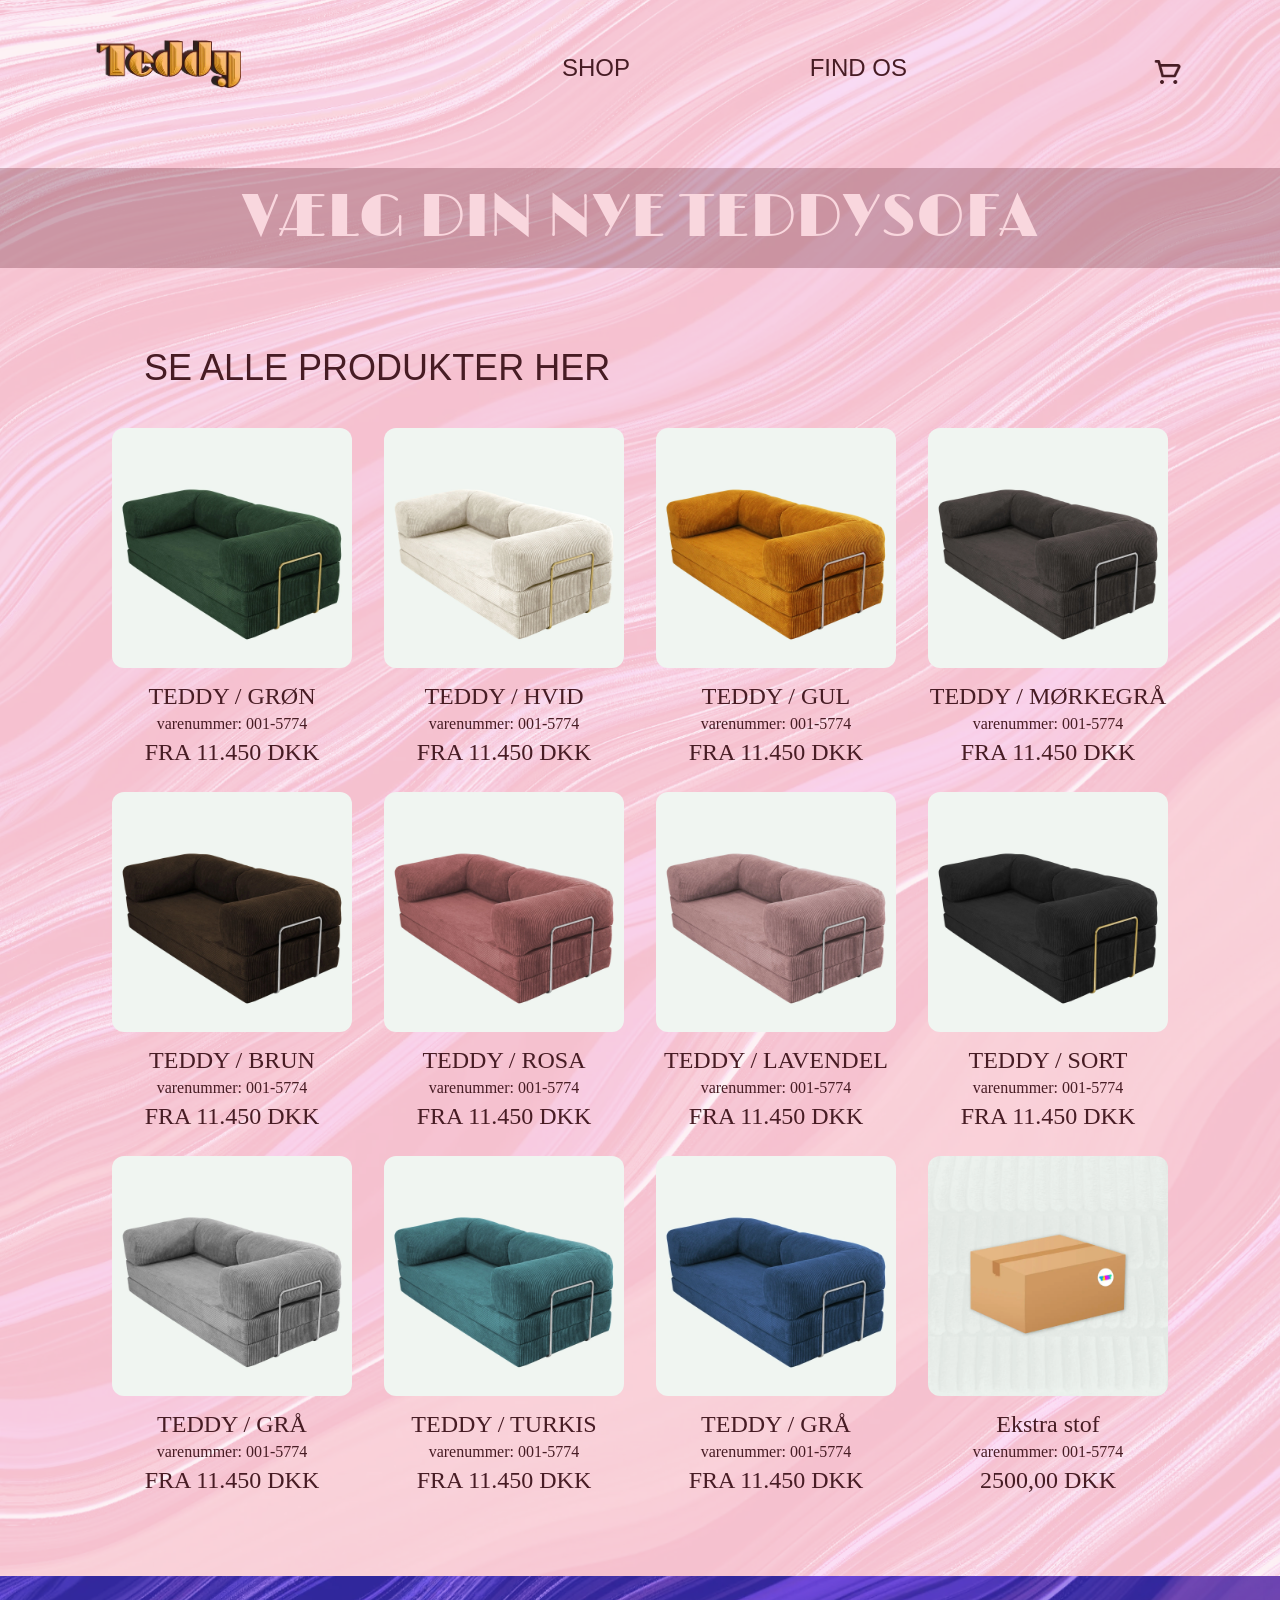
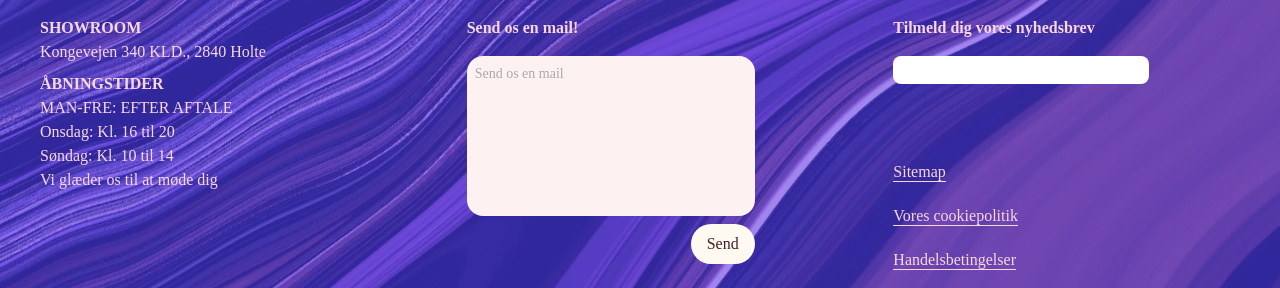
<file: shop.html>
<!DOCTYPE html>
<html lang="en">
  <head>
    <meta charset="UTF-8" />
    <meta http-equiv="X-UA-Compatible" content="IE=edge" />
    <meta name="viewport" content="width=device-width, initial-scale=1.0" />
    <title>Shop</title>
    
    <link rel="preconnect" href="https://fonts.googleapis.com" />
    <link rel="preconnect" href="https://fonts.gstatic.com" crossorigin />
    <link
      href="https://fonts.googleapis.com/css2?family=Limelight&display=swap"
      rel="stylesheet"
    />
    <script type="module" crossorigin src="./assets/script.f13fa908.js"></script>
    <link rel="stylesheet" href="./assets/script.4516f7af.css">
  </head>
  <body
    class="mt-4 bg-baggrundsfarve bg-[url('assets/baggrundsbillede.webp')] bg-cover bg-center bg-no-repeat bg-blend-overlay"
  >
    <header>
      <section
        class="z-50 mx-10 my-3 grid grid-cols-4 justify-items-end gap-x-8 md:mx-24 md:mt-5 md:gap-x-5"
      >
        <a href="index.html">
          <img
            src="./assets/teddy_logo.3a709e41.webp"
            alt="logo"
            class="mt-3 h-6 w-auto md:mt-5 md:h-12 md:pr-28"
        /></a>
        <a href="shop.html">
          <h2
            class="mt-4 text-tekstfarve hover:text-headerhover md:mt-8 md:text-2xl"
          >
            SHOP
          </h2></a
        >
        <a href="findos.html">
          <h2
            class="mt-4 text-tekstfarve hover:text-headerhover md:mt-8 md:text-2xl"
          >
            FIND OS
          </h2></a
        >
        <img
          src="[data-uri]"
          alt="kurv"
          class="mt-5 h-4 w-auto md:mt-9 md:h-8"
        />
      </section>
    </header>
    <main class="mt-5 md:mt-20 md:mb-20">
      <h1
        class="mb-5 bg-herosection bg-opacity-30 py-5 text-center text-baggrundsfarve md:mb-10 md:text-6xl"
      >
        VÆLG DIN NYE TEDDYSOFA
      </h1>

      <!--ALLE PRODUKTER-->
      <section class="mx-10 md:mx-24">
        <h2
          class="ml-4 mb-5 text-tekstfarve md:ml-12 md:mt-20 md:mb-10 md:text-4xl"
        >
          SE ALLE PRODUKTER HER
        </h2>
        <section
          class="grid grid-cols-2 grid-rows-6 justify-items-center gap-y-2 text-tekstfarve md:grid-cols-4 md:grid-rows-3 md:gap-y-6"
        >
          <div class="text-tekstfarve">
            <a href="produkt.html">
              <img
                src="./assets/sofa_grøn.backdrop.cad19f20.webp"
                alt="grøn sofa"
                class="h-auto w-36 rounded-xl md:w-60"
              />
              <h3 class="mt-1 text-center md:mt-3 md:text-2xl">
                TEDDY / GRØN
              </h3></a
            >
            <p class="text-center md:text-base">varenummer: 001-5774</p>
            <h3 class="text-center md:text-2xl">FRA 11.450 DKK</h3>
          </div>
          <div class="text-tekstfarve">
            <img
              src="./assets/sofa_cremehvid.backdrop.c4bac2a3.webp"
              alt="grøn sofa"
              class="h-auto w-36 rounded-xl md:w-60"
            />
            <h3 class="mt-1 text-center md:mt-3 md:text-2xl">TEDDY / HVID</h3>
            <p class="text-center md:text-base">varenummer: 001-5774</p>
            <h3 class="text-center md:text-2xl">FRA 11.450 DKK</h3>
          </div>
          <div class="text-tekstfarve">
            <img
              src="./assets/sofa_gul.backdrop.15ad6b21.webp"
              alt="gUL sofa"
              class="h-auto w-36 rounded-xl md:w-60"
            />
            <h3 class="mt-1 text-center md:mt-3 md:text-2xl">TEDDY / GUL</h3>
            <p class="text-center md:text-base">varenummer: 001-5774</p>
            <h3 class="text-center md:text-2xl">FRA 11.450 DKK</h3>
          </div>
          <div class="text-tekstfarve">
            <img
              src="./assets/sofa_mørkegrå.backdrop.778f8945.webp"
              alt="grøn sofa"
              class="h-auto w-36 rounded-xl md:w-60"
            />
            <h3 class="mt-1 text-center md:mt-3 md:text-2xl">
              TEDDY / MØRKEGRÅ
            </h3>
            <p class="text-center md:text-base">varenummer: 001-5774</p>
            <h3 class="text-center md:text-2xl">FRA 11.450 DKK</h3>
          </div>
          <div class="text-tekstfarve">
            <img
              src="./assets/sofa_brun.backdrop.4b0615f9.webp"
              alt="grøn sofa"
              class="h-auto w-36 rounded-xl md:w-60"
            />
            <h3 class="mt-1 text-center md:mt-3 md:text-2xl">TEDDY / BRUN</h3>
            <p class="text-center md:text-base">varenummer: 001-5774</p>
            <h3 class="text-center md:text-2xl">FRA 11.450 DKK</h3>
          </div>
          <div class="text-tekstfarve">
            <img
              src="./assets/sofa_rosa.backdrop.04a22f82.webp"
              alt="grøn sofa"
              class="h-auto w-36 rounded-xl md:w-60"
            />
            <h3 class="mt-1 text-center md:mt-3 md:text-2xl">TEDDY / ROSA</h3>
            <p class="text-center md:text-base">varenummer: 001-5774</p>
            <h3 class="text-center md:text-2xl">FRA 11.450 DKK</h3>
          </div>
          <div class="text-tekstfarve">
            <img
              src="./assets/sofa_lavendel.a2259017.webp"
              alt="gUL sofa"
              class="h-auto w-36 rounded-xl md:w-60"
            />
            <h3 class="mt-1 text-center md:mt-3 md:text-2xl">
              TEDDY / LAVENDEL
            </h3>
            <p class="text-center md:text-base">varenummer: 001-5774</p>
            <h3 class="text-center md:text-2xl">FRA 11.450 DKK</h3>
          </div>
          <div class="text-tekstfarve">
            <img
              src="./assets/sofa_sort.backdrop.471778a9.webp"
              alt="grøn sofa"
              class="h-auto w-36 rounded-xl md:w-60"
            />
            <h3 class="mt-1 text-center md:mt-3 md:text-2xl">TEDDY / SORT</h3>
            <p class="text-center md:text-base">varenummer: 001-5774</p>
            <h3 class="text-center md:text-2xl">FRA 11.450 DKK</h3>
          </div>
          <div class="text-tekstfarve">
            <img
              src="./assets/sofa_grå.backdrop.c1a4118e.webp"
              alt="gUL sofa"
              class="h-auto w-36 rounded-xl md:w-60"
            />
            <h3 class="mt-1 text-center md:mt-3 md:text-2xl">TEDDY / GRÅ</h3>
            <p class="text-center md:text-base">varenummer: 001-5774</p>
            <h3 class="text-center md:text-2xl">FRA 11.450 DKK</h3>
          </div>
          <div class="text-tekstfarve">
            <img
              src="./assets/sofa_turkis.backdrop.f1bfb431.webp"
              alt="grøn sofa"
              class="h-auto w-36 rounded-xl md:w-60"
            />
            <h3 class="mt-1 text-center md:mt-3 md:text-2xl">TEDDY / TURKIS</h3>
            <p class="text-center md:text-base">varenummer: 001-5774</p>
            <h3 class="text-center md:text-2xl">FRA 11.450 DKK</h3>
          </div>
          <div class="text-tekstfarve">
            <img
              src="./assets/sofa_blå.backdrop.f7e3d3fb.webp"
              alt="gUL sofa"
              class="h-auto w-36 rounded-xl md:w-60"
            />
            <h3 class="mt-1 text-center md:mt-3 md:text-2xl">TEDDY / GRÅ</h3>
            <p class="text-center md:text-base">varenummer: 001-5774</p>
            <h3 class="text-center md:text-2xl">FRA 11.450 DKK</h3>
          </div>
          <div class="text-tekstfarve">
            <img
              src="./assets/Ekstrastof.19a9197a.webp"
              alt="grøn sofa"
              class="h-auto w-36 rounded-xl md:w-60"
            />
            <h3 class="mt-1 text-center md:mt-3 md:text-2xl">Ekstra stof</h3>
            <p class="text-center md:text-base">varenummer: 001-5774</p>
            <h3 class="text-center md:text-2xl">2500,00 DKK</h3>
          </div>
        </section>
      </section>
    </main>
    <footer
      class="mx-0 mt-20 grid grid-cols-3 bg-hover bg-opacity-90 bg-[url('assets/baggrundsbillede.webp')] bg-cover bg-center bg-no-repeat text-baggrundsfarve bg-blend-overlay"
    >
      <div class="mx-5 mb-2 mt-2 md:mx-10 md:mb-4 md:mt-10">
        <p class="md:text-base"><b>SHOWROOM</b></p>
        <p class="md:text-base">Kongevejen 340 KLD., 2840 Holte</p>
        <p class="mt-1 md:mt-2 md:text-base">
          <b>ÅBNINGSTIDER</b><br />
          MAN-FRE: EFTER AFTALE<br />
          Onsdag: Kl. 16 til 20<br />
          Søndag: Kl. 10 til 14<br />
          Vi glæder os til at møde dig
        </p>
      </div>
      <div class="mx-5 mt-2 md:mx-10 md:mt-10 md:mb-4">
        <p class="md:text-base"><b>Send os en mail!</b></p>
        <div
          class="mt-2 h-20 w-28 rounded-2xl bg-tekstfelt text-tekstfelt_skrift md:mt-4 md:h-40 md:w-72"
        >
          <p class="ml-2 pt-2 md:text-sm">Send os en mail</p>
        </div>
        <button
          class="m-1 ml-14 rounded-full bg-knapfarve p-2 px-4 py-2 text-tekstfarve hover:bg-hover hover:text-baggrundsfarve md:m-2 md:ml-56"
        >
          <p class="md:text-base">Send</p>
        </button>
      </div>
      <div class="mx-5 mt-2 md:mx-10 md:mt-10">
        <p class="md:mb-4 md:text-base"><b>Tilmeld dig vores nyhedsbrev</b></p>
        <form>
          <label class="block">
            <input
              type="email"
              class="... peer h-3 w-28 rounded-lg border-none text-tekstfarve md:h-7 md:w-64"
            />
            <p
              class="invisible mt-2 text-baggrundsfarve peer-invalid:visible md:text-base"
            >
              Hov! det ser forkert ud. Har du tjekket at du har skrevet en
              gyldig e-mail adresse?
            </p>
          </label>
        </form>
        <p
          class="mt-5 underline underline-offset-4 hover:text-checkbox md:text-base"
        >
          <a href="sitemap.html">Sitemap</a>
        </p>
        <p
          class="mt-5 underline underline-offset-4 hover:text-checkbox md:text-base"
        >
          <a href=""> Vores cookiepolitik</a>
        </p>
        <p
          class="mt-5 underline underline-offset-4 hover:text-checkbox md:text-base"
        >
          <a href=""> Handelsbetingelser</a>
        </p>
      </div>
    </footer>
    
  </body>
</html>
</file>
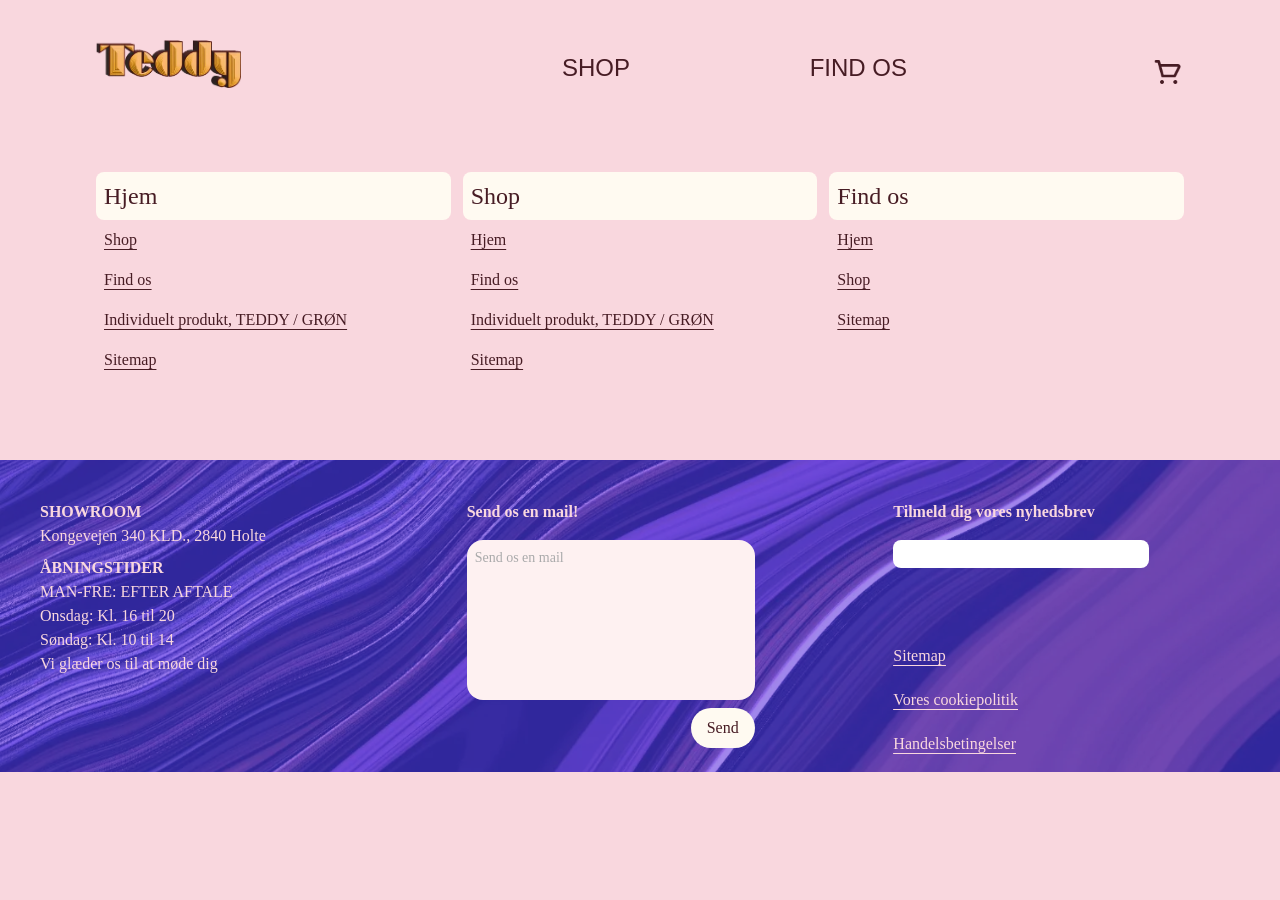
<file: sitemap.html>
<!DOCTYPE html>
<html lang="en">
  <head>
    <meta charset="UTF-8" />
    <meta http-equiv="X-UA-Compatible" content="IE=edge" />
    <meta name="viewport" content="width=device-width, initial-scale=1.0" />
    <title>Sitemap</title>
    
    <script type="module" crossorigin src="./assets/script.f13fa908.js"></script>
    <link rel="stylesheet" href="./assets/script.4516f7af.css">
  </head>
  <body class="bg-baggrundsfarve">
    <!--HEADER-->
    <header>
      <section
        class="z-50 mx-10 my-3 grid grid-cols-4 justify-items-end gap-x-8 md:mx-24 md:mt-5 md:gap-x-5"
      >
        <a href="index.html">
          <img
            src="./assets/teddy_logo.3a709e41.webp"
            alt="logo"
            class="mt-3 h-6 w-auto md:mt-5 md:h-12 md:pr-28"
        /></a>
        <a href="shop.html">
          <h2
            class="mt-4 text-tekstfarve hover:text-headerhover md:mt-8 md:text-2xl"
          >
            SHOP
          </h2></a
        >
        <a href="findos.html">
          <h2
            class="mt-4 text-tekstfarve hover:text-headerhover md:mt-8 md:text-2xl"
          >
            FIND OS
          </h2></a
        >
        <img
          src="[data-uri]"
          alt="kurv"
          class="mt-5 h-4 w-auto md:mt-9 md:h-8"
        />
      </section>
    </header>
    <!-- SITEMAP STYLING -->
    <main
      class="mx-10 mt-5 pt-1 text-tekstfarve md:mx-24 md:mt-20 md:grid md:grid-cols-3 md:gap-x-3"
    >
      <section>
        <h3 class="rounded-lg bg-knapfarve p-2 md:text-2xl">Hjem</h3>
        <a href="shop.html"
          ><p
            class="p-2 underline underline-offset-4 hover:text-headerhover md:text-base"
          >
            Shop
          </p></a
        >
        <a href="findos.html"
          ><p
            class="p-2 underline underline-offset-4 hover:text-headerhover md:text-base"
          >
            Find os
          </p></a
        >
        <a href="produkt.html"
          ><p
            class="p-2 underline underline-offset-4 hover:text-headerhover md:text-base"
          >
            Individuelt produkt, TEDDY / GRØN
          </p></a
        >
        <a href="sitemap.html"
          ><p
            class="p-2 underline underline-offset-4 hover:text-headerhover md:text-base"
          >
            Sitemap
          </p></a
        >
      </section>
      <section>
        <h3 class="rounded-lg bg-knapfarve p-2 md:text-2xl">Shop</h3>
        <a href="index.html"
          ><p
            class="p-2 underline underline-offset-4 hover:text-headerhover md:text-base"
          >
            Hjem
          </p></a
        >
        <a href="findos.html"
          ><p
            class="p-2 underline underline-offset-4 hover:text-headerhover md:text-base"
          >
            Find os
          </p></a
        >
        <a href="produkt.html"
          ><p
            class="p-2 underline underline-offset-4 hover:text-headerhover md:text-base"
          >
            Individuelt produkt, TEDDY / GRØN
          </p></a
        >
        <a href="sitemap.html"
          ><p
            class="p-2 underline underline-offset-4 hover:text-headerhover md:text-base"
          >
            Sitemap
          </p></a
        >
      </section>
      <section>
        <h3 class="rounded-lg bg-knapfarve p-2 md:text-2xl">Find os</h3>
        <a href="index.html"
          ><p
            class="p-2 underline underline-offset-4 hover:text-headerhover md:text-base"
          >
            Hjem
          </p></a
        >
        <a href="shop.html"
          ><p
            class="p-2 underline underline-offset-4 hover:text-headerhover md:text-base"
          >
            Shop
          </p></a
        >
        <a href="sitemap.html"
          ><p
            class="p-2 underline underline-offset-4 hover:text-headerhover md:text-base"
          >
            Sitemap
          </p></a
        >
      </section>
    </main>
    <!--FOOTER-->
    <footer
      class="mx-0 mt-20 grid grid-cols-3 bg-hover bg-opacity-90 bg-[url('assets/baggrundsbillede.webp')] bg-cover bg-center bg-no-repeat text-baggrundsfarve bg-blend-overlay"
    >
      <div class="mx-5 mb-2 mt-2 md:mx-10 md:mb-4 md:mt-10">
        <p class="md:text-base"><b>SHOWROOM</b></p>
        <p class="md:text-base">Kongevejen 340 KLD., 2840 Holte</p>
        <p class="mt-1 md:mt-2 md:text-base">
          <b>ÅBNINGSTIDER</b><br />
          MAN-FRE: EFTER AFTALE<br />
          Onsdag: Kl. 16 til 20<br />
          Søndag: Kl. 10 til 14<br />
          Vi glæder os til at møde dig
        </p>
      </div>
      <div class="mx-5 mt-2 md:mx-10 md:mt-10 md:mb-4">
        <p class="md:text-base"><b>Send os en mail!</b></p>
        <div
          class="mt-2 h-20 w-28 rounded-2xl bg-tekstfelt text-tekstfelt_skrift md:mt-4 md:h-40 md:w-72"
        >
          <p class="ml-2 pt-2 md:text-sm">Send os en mail</p>
        </div>
        <button
          class="m-1 ml-14 rounded-full bg-knapfarve p-2 px-4 py-2 text-tekstfarve hover:bg-hover hover:text-baggrundsfarve md:m-2 md:ml-56"
        >
          <p class="md:text-base">Send</p>
        </button>
      </div>
      <div class="mx-5 mt-2 md:mx-10 md:mt-10">
        <p class="md:mb-4 md:text-base"><b>Tilmeld dig vores nyhedsbrev</b></p>
        <form>
          <label class="block">
            <input
              type="email"
              class="... peer h-3 w-28 rounded-lg border-none text-tekstfarve md:h-7 md:w-64"
            />
            <p
              class="invisible mt-2 text-baggrundsfarve peer-invalid:visible md:text-base"
            >
              Hov! det ser forkert ud. Har du tjekket at du har skrevet en
              gyldig e-mail adresse?
            </p>
          </label>
        </form>
        <p
          class="mt-5 underline underline-offset-4 hover:text-checkbox md:text-base"
        >
          <a href="sitemap.html">Sitemap</a>
        </p>
        <p
          class="mt-5 underline underline-offset-4 hover:text-checkbox md:text-base"
        >
          <a href=""> Vores cookiepolitik</a>
        </p>
        <p
          class="mt-5 underline underline-offset-4 hover:text-checkbox md:text-base"
        >
          <a href=""> Handelsbetingelser</a>
        </p>
      </div>
    </footer>
    
  </body>
</html>
</file>
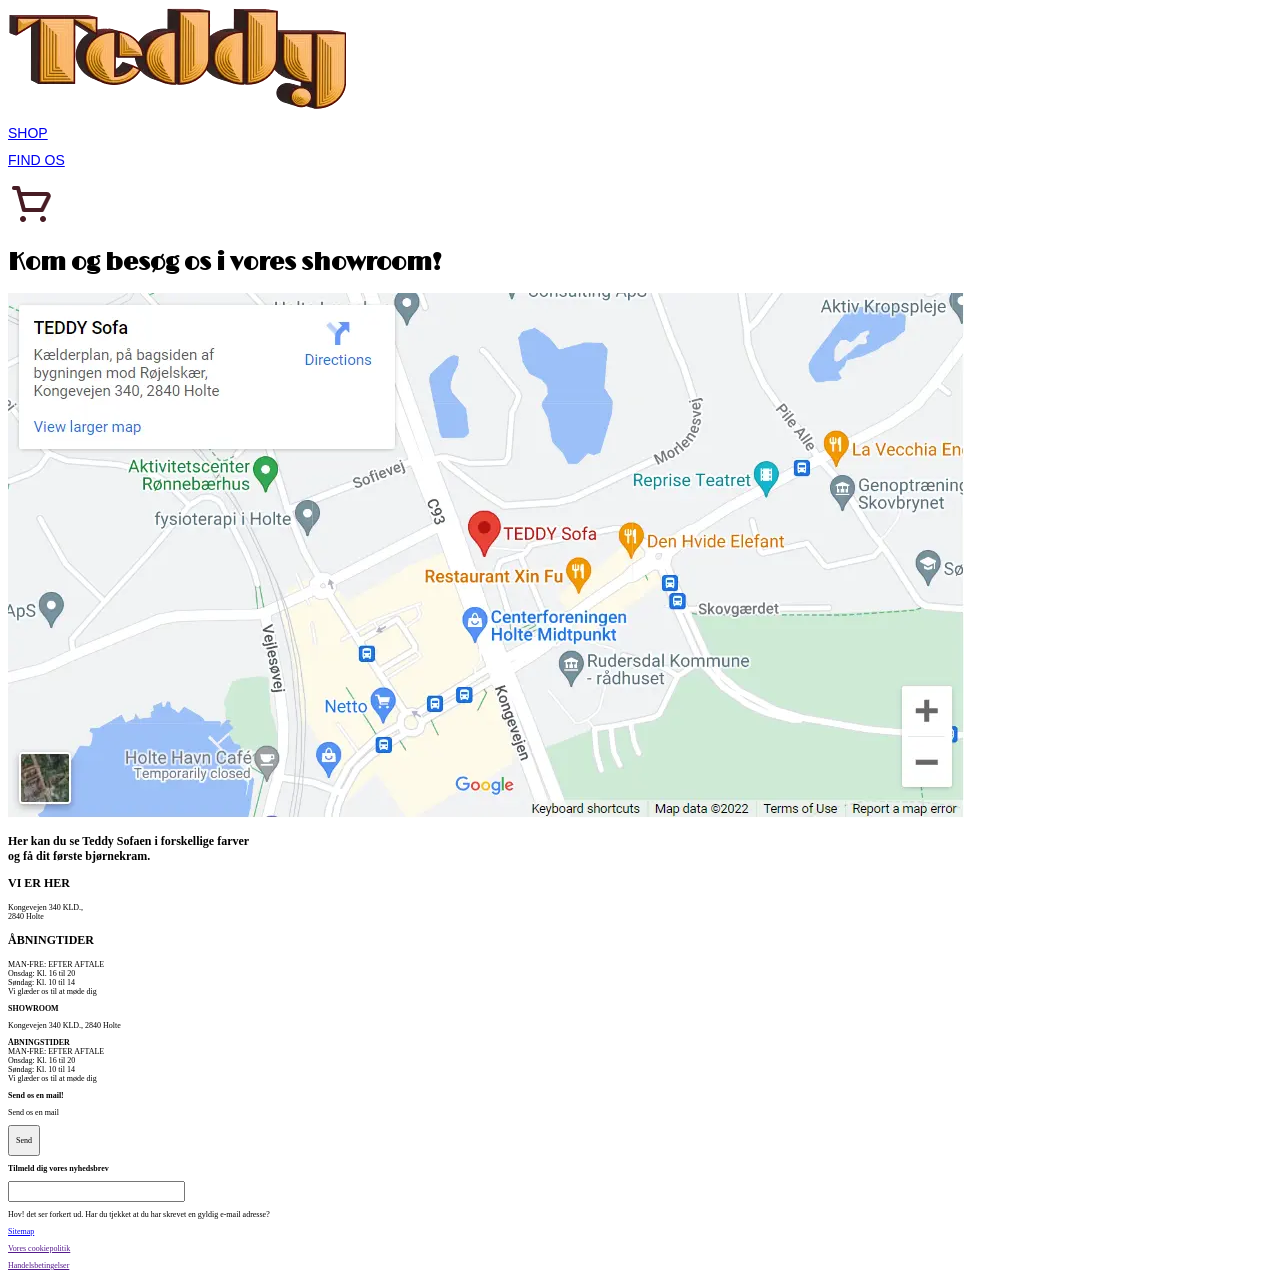
<file: src/findos.html>
<!DOCTYPE html>
<html lang="en">
  <head>
    <meta charset="UTF-8" />
    <meta http-equiv="X-UA-Compatible" content="IE=edge" />
    <meta name="viewport" content="width=device-width, initial-scale=1.0" />
    <title>Find os!</title>
    <link rel="stylesheet" href="style.css" />
    <link rel="preconnect" href="https://fonts.googleapis.com" />
    <link rel="preconnect" href="https://fonts.gstatic.com" crossorigin />
    <link
      href="https://fonts.googleapis.com/css2?family=Limelight&display=swap"
      rel="stylesheet"
    />
  </head>
  <body
    class="bg-baggrundsfarve mt-4 bg-[url('assets/baggrundsbillede.webp')] bg-cover bg-center bg-no-repeat bg-blend-overlay"
  >
    <header>
      <section
        class="z-50 mx-10 my-3 grid grid-cols-4 justify-items-end gap-x-8 md:mx-24 md:mt-5 md:gap-x-5"
      >
        <a href="index.html">
          <img
            src="assets/teddy_logo.webp"
            alt="logo"
            class="mt-3 h-6 w-auto md:mt-5 md:h-12 md:pr-28"
        /></a>
        <a href="shop.html">
          <h2
            class="text-tekstfarve hover:text-headerhover mt-4 md:mt-8 md:text-2xl"
          >
            SHOP
          </h2></a
        >
        <a href="findos.html">
          <h2
            class="text-tekstfarve hover:text-headerhover mt-4 md:mt-8 md:text-2xl"
          >
            FIND OS
          </h2></a
        >
        <img
          src="assets/kurv_ikon.png"
          alt="kurv"
          class="mt-5 h-4 w-auto md:mt-9 md:h-8"
        />
      </section>
    </header>
    <main class="text-tekstfarve md:mt-10">
      <h1
        class="bg-herosection text-baggrundsfarve mt-5 bg-opacity-30 py-5 text-center md:mt-20 md:mb-5 md:text-6xl"
      >
        Kom og besøg os i vores showroom!
      </h1>
      <section class="mx-10 md:mx-80">
        <div class="flex justify-center">
          <img
            src="assets/kort.webp"
            alt="kort over hvor showroom er"
            class="mt-5 rounded-xl"
          />
        </div>
        <h3 class="mt-5 font-light md:mt-10 md:text-2xl">
          <b
            >Her kan du se Teddy Sofaen i forskellige farver<br />
            og få dit første bjørnekram.</b
          >
        </h3>
        <h3 class="mt-5 md:text-2xl"><b>VI ER HER</b></h3>
        <p class="md:text-base">
          Kongevejen 340 KLD.,<br />
          2840 Holte
        </p>
        <h3 class="mt-5 md:text-2xl"><b>ÅBNINGTIDER</b></h3>
        <p class="md:text-base">
          MAN-FRE: EFTER AFTALE<br />
          Onsdag: Kl. 16 til 20<br />
          Søndag: Kl. 10 til 14<br />
          Vi glæder os til at møde dig
        </p>
      </section>
    </main>
    <footer
      class="bg-hover text-baggrundsfarve mx-0 mt-20 grid grid-cols-3 bg-opacity-90 bg-[url('assets/baggrundsbillede.webp')] bg-cover bg-center bg-no-repeat bg-blend-overlay"
    >
      <div class="mx-5 mb-2 mt-2 md:mx-10 md:mb-4 md:mt-10">
        <p class="md:text-base"><b>SHOWROOM</b></p>
        <p class="md:text-base">Kongevejen 340 KLD., 2840 Holte</p>
        <p class="mt-1 md:mt-2 md:text-base">
          <b>ÅBNINGSTIDER</b><br />
          MAN-FRE: EFTER AFTALE<br />
          Onsdag: Kl. 16 til 20<br />
          Søndag: Kl. 10 til 14<br />
          Vi glæder os til at møde dig
        </p>
      </div>
      <div class="mx-5 mt-2 md:mx-10 md:mt-10 md:mb-4">
        <p class="md:text-base"><b>Send os en mail!</b></p>
        <div
          class="bg-tekstfelt text-tekstfelt_skrift mt-2 h-20 w-28 rounded-2xl md:mt-4 md:h-40 md:w-72"
        >
          <p class="ml-2 pt-2 md:text-sm">Send os en mail</p>
        </div>
        <button
          class="bg-knapfarve text-tekstfarve hover:bg-hover hover:text-baggrundsfarve m-1 ml-14 rounded-full p-2 px-4 py-2 md:m-2 md:ml-56"
        >
          <p class="md:text-base">Send</p>
        </button>
      </div>
      <div class="mx-5 mt-2 md:mx-10 md:mt-10">
        <p class="md:mb-4 md:text-base"><b>Tilmeld dig vores nyhedsbrev</b></p>
        <form>
          <label class="block">
            <input
              type="email"
              class="... text-tekstfarve peer h-3 w-28 rounded-lg border-none md:h-7 md:w-64"
            />
            <p
              class="text-baggrundsfarve invisible mt-2 peer-invalid:visible md:text-base"
            >
              Hov! det ser forkert ud. Har du tjekket at du har skrevet en
              gyldig e-mail adresse?
            </p>
          </label>
        </form>
        <p
          class="hover:text-checkbox mt-5 underline underline-offset-4 md:text-base"
        >
          <a href="sitemap.html">Sitemap</a>
        </p>
        <p
          class="hover:text-checkbox mt-5 underline underline-offset-4 md:text-base"
        >
          <a href=""> Vores cookiepolitik</a>
        </p>
        <p
          class="hover:text-checkbox mt-5 underline underline-offset-4 md:text-base"
        >
          <a href=""> Handelsbetingelser</a>
        </p>
      </div>
    </footer>
    <script type="module" src="./main.js"></script>
  </body>
</html>
</file>
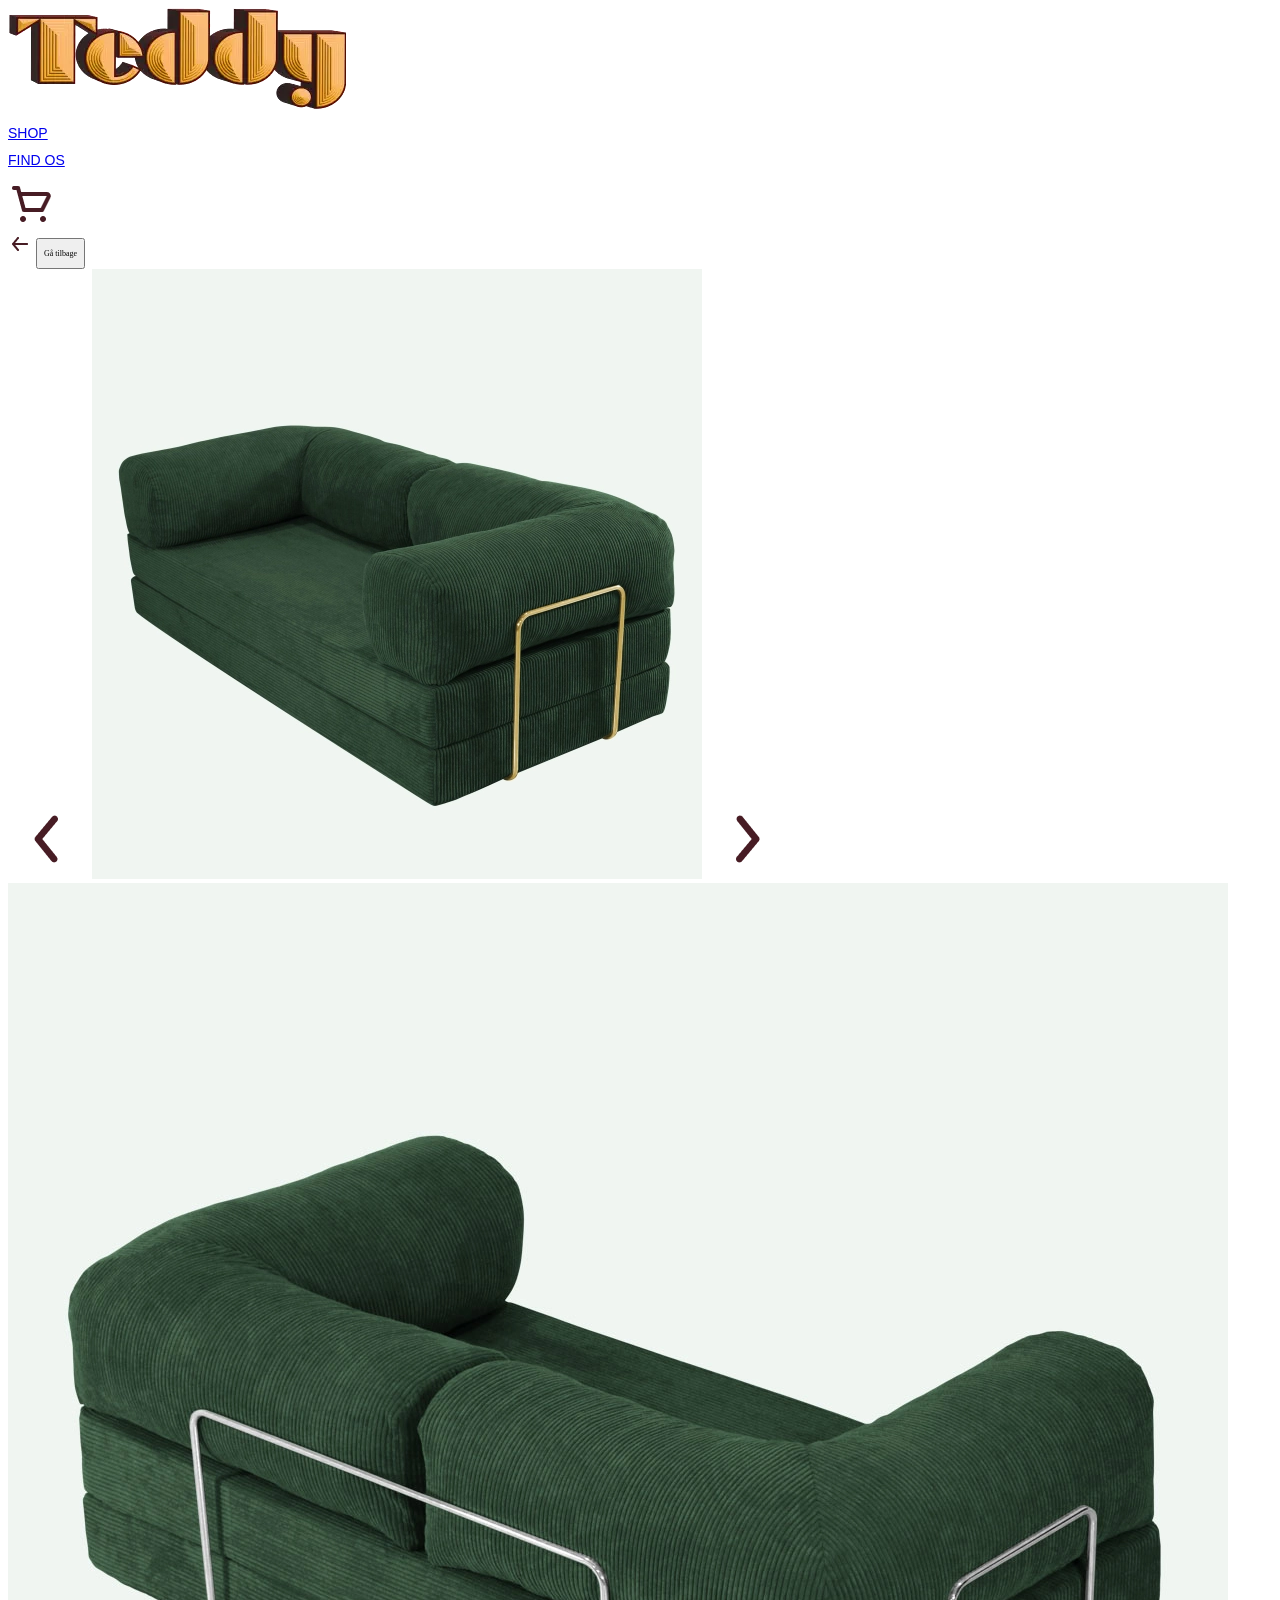
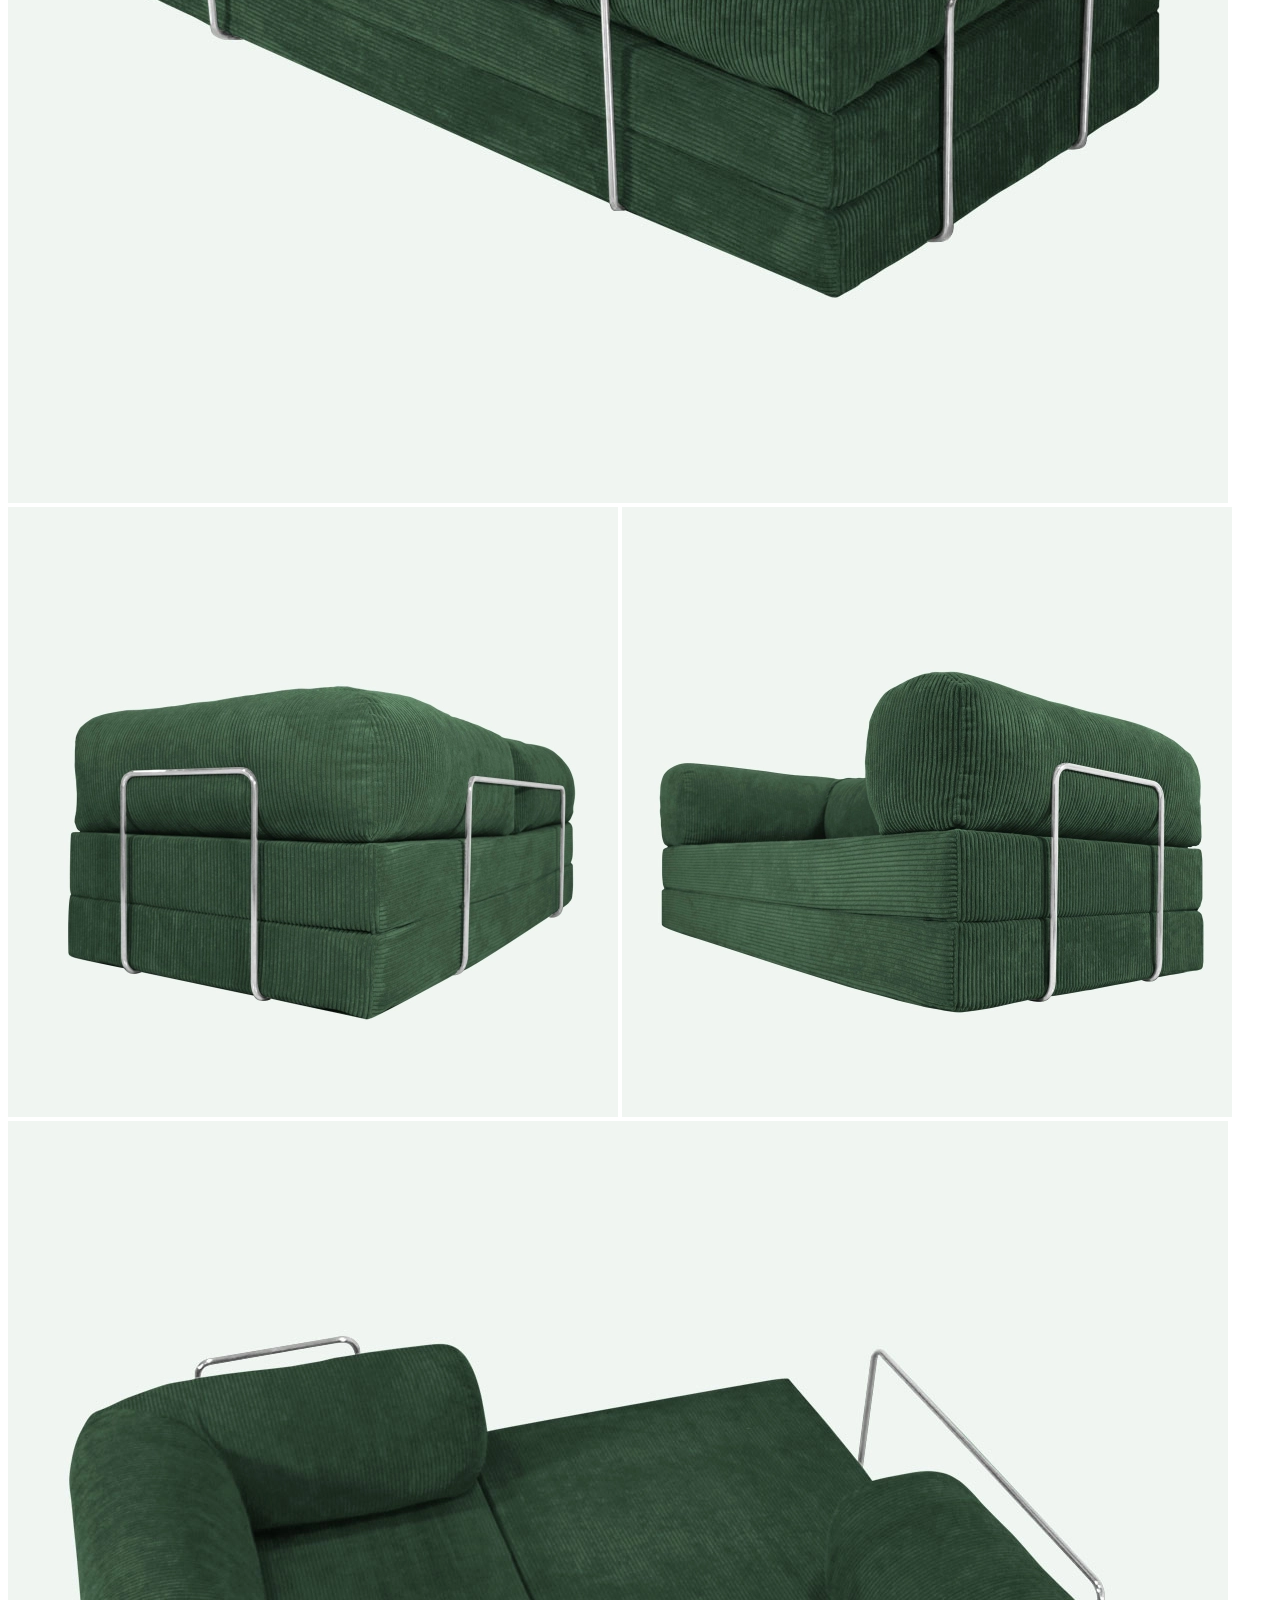
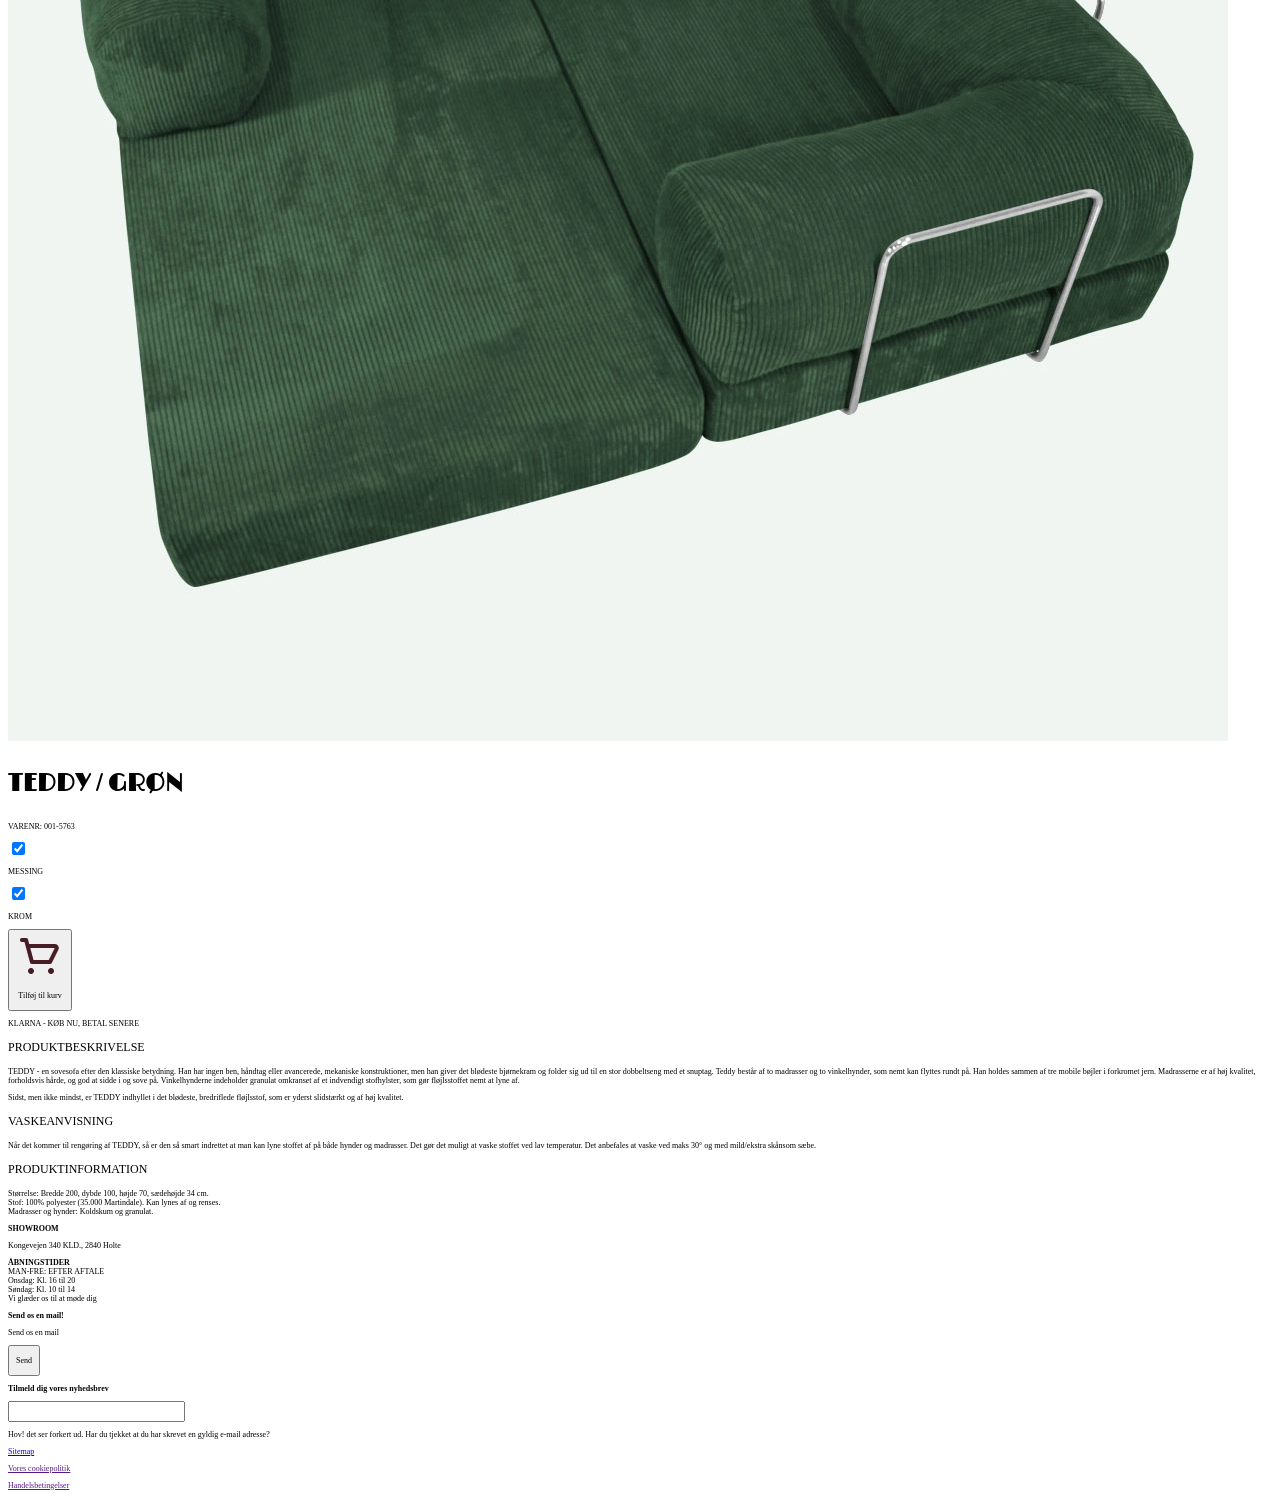
<file: src/produkt.html>
<!DOCTYPE html>
<html lang="en">
  <head>
    <meta charset="UTF-8" />
    <meta http-equiv="X-UA-Compatible" content="IE=edge" />
    <meta name="viewport" content="width=device-width, initial-scale=1.0" />
    <title>Teddy / grøn</title>
    <link rel="stylesheet" href="style.css" />
    <link rel="preconnect" href="https://fonts.googleapis.com" />
    <link rel="preconnect" href="https://fonts.gstatic.com" crossorigin />
    <link
      href="https://fonts.googleapis.com/css2?family=Limelight&display=swap"
      rel="stylesheet"
    />
  </head>
  <body
    class="mt-4 bg-baggrundsfarve bg-[url('assets/baggrundsbillede.webp')] bg-cover bg-center bg-no-repeat bg-blend-overlay"
  >
    <header>
      <section
        class="z-50 mx-10 my-3 grid grid-cols-4 justify-items-end gap-x-8 md:mx-24 md:mt-5 md:gap-x-5"
      >
        <a href="index.html">
          <img
            src="assets/teddy_logo.webp"
            alt="logo"
            class="mt-3 h-6 w-auto md:mt-5 md:h-12 md:pr-28"
        /></a>
        <a href="shop.html">
          <h2
            class="mt-4 text-tekstfarve hover:text-headerhover md:mt-8 md:text-2xl"
          >
            SHOP
          </h2></a
        >
        <a href="findos.html">
          <h2
            class="mt-4 text-tekstfarve hover:text-headerhover md:mt-8 md:text-2xl"
          >
            FIND OS
          </h2></a
        >
        <img
          src="assets/kurv_ikon.png"
          alt="kurv"
          class="mt-5 h-4 w-auto md:mt-9 md:h-8"
        />
      </section>
    </header>
    <main class="mx-10 mt-10 md:mx-24">
      <a href="shop.html">
        <img src="assets/gå_tilbage.png" alt="gå tilbage pil" class="md:hidden"
      /></a>
      <a href="shop.html"
        ><button
          class="hidden rounded-xl bg-knapfarve p-3 text-tekstfarve hover:bg-hover hover:text-baggrundsfarve md:block"
        >
          <p class="text-base">Gå tilbage</p>
        </button></a
      >
      <section class="md:grid md:grid-cols-2">
        <section class="md:mt-10">
          <div class="flex flex-row items-center justify-center md:mb-5">
            <img
              src="assets/pil_venstre.png"
              alt="venstre pil"
              class="h-6 w-6 md:h-12 md:w-12"
            />
            <img
              src="assets/sofa_grøn.backdrop.webp"
              alt="grøn sofa"
              class="h-auto w-72 rounded-3xl md:w-max"
            />
            <img
              src="assets/pil_højre.png"
              alt="højre pil"
              class="h-6 w-6 md:h-12 md:w-12"
            />
          </div>
          <div class="mt-2 flex flex-row justify-center gap-x-2">
            <img
              src="assets/sofa_grøn_2.backdrop.webp"
              alt="grøn sofa"
              class="h-16 w-16 rounded-xl md:h-32 md:w-32"
            />
            <img
              src="assets/sofa_grøn_3.backdrop.webp"
              alt="grøn sofa"
              class="h-16 w-16 rounded-xl md:h-32 md:w-32"
            />
            <img
              src="assets/sofa_grøn_4.backdrop.webp"
              alt="grøn sofa"
              class="h-16 w-16 rounded-xl md:h-32 md:w-32"
            />
            <img
              src="assets/sofa_grøn_5.backdrop.webp"
              alt="grøn sofa"
              class="h-16 w-16 rounded-xl md:h-32 md:w-32"
            />
          </div>
        </section>
        <!-- TEKST OMRÅDE -->
        <section class="mt-5 ml-8 mr-8 text-tekstfarve md:mt-10 md:ml-10">
          <h1
            class="rounded-md bg-herosection bg-opacity-30 py-2 pl-1 text-baggrundsfarve md:mb-2 md:py-5 md:text-5xl"
          >
            TEDDY / GRØN
          </h1>
          <p class="mb-2 text-tekstfarve md:text-base">VARENR: 001-5763</p>
          <div class="flex flex-row px-1 text-tekstfarve">
            <input
              id="messing"
              class="peer/messing mb-2 h-3 w-3 rounded border-none bg-knapfarve text-checkbox focus:ring-hover2 md:h-8 md:w-8"
              type="checkbox"
              name="status"
              checked
            />
            <label
              for="messing"
              class="peer-checked/draft:text-tekstfarve text-tekstfarve"
              ><p class="ml-2 md:mt-1 md:text-base">MESSING</p></label
            >
          </div>
          <div class="flex flex-row px-1 text-tekstfarve">
            <input
              id="krom"
              class="peer/krom h-3 w-3 rounded border-none bg-knapfarve text-checkbox focus:ring-hover2 md:h-8 md:w-8"
              type="checkbox"
              name="status"
              checked
            />
            <label
              for="krom"
              class="peer-messing/krom:text-tekstfarve ml-2 text-tekstfarve"
              ><p class="md:mt-1 md:text-base">KROM</p></label
            >
          </div>
          <button
            class="my-2 flex flex-row items-center rounded-xl bg-knapfarve p-2 text-tekstfarve hover:bg-hover hover:text-baggrundsfarve md:mb-5 md:mt-5 md:rounded-3xl md:p-3"
          >
            <img
              src="assets/kurv_ikon.png"
              alt="kurv"
              class="h-3 w-3 md:h-5 md:w-5"
            />
            <p class="ml-2 md:ml-4 md:text-base">Tilføj til kurv</p>
          </button>
          <p class="mb-3 md:mb-6 md:text-base">KLARNA - KØB NU, BETAL SENERE</p>
          <h3 class="mb-1 md:mb-2 md:text-2xl">PRODUKTBESKRIVELSE</h3>
          <p class="mb-2 md:mb-4 md:text-base">
            TEDDY - en sovesofa efter den klassiske betydning. Han har ingen
            ben, håndtag eller avancerede, mekaniske konstruktioner, men han
            giver det blødeste bjørnekram og folder sig ud til en stor
            dobbeltseng med et snuptag. Teddy består af to madrasser og to
            vinkelhynder, som nemt kan flyttes rundt på. Han holdes sammen af
            tre mobile bøjler i forkromet jern. Madrasserne er af høj kvalitet,
            forholdsvis hårde, og god at sidde i og sove på. Vinkelhynderne
            indeholder granulat omkranset af et indvendigt stofhylster, som gør
            fløjlsstoffet nemt at lyne af.
          </p>
          <p class="mb-2 md:mb-4 md:text-base">
            Sidst, men ikke mindst, er TEDDY indhyllet i det blødeste,
            bredriflede fløjlsstof, som er yderst slidstærkt og af høj kvalitet.
          </p>
          <h3 class="mb-1 md:mb-2 md:text-2xl">VASKEANVISNING</h3>
          <p class="mb-2 md:mb-4 md:text-base">
            Når det kommer til rengøring af TEDDY, så er den så smart indrettet
            at man kan lyne stoffet af på både hynder og madrasser. Det gør det
            muligt at vaske stoffet ved lav temperatur. Det anbefales at vaske
            ved maks 30° og med mild/ekstra skånsom sæbe.
          </p>
          <h3 class="mb-1 md:mb-2 md:text-2xl">PRODUKTINFORMATION</h3>
          <p class="mb-2 md:mb-4 md:text-base">
            Størrelse: Bredde 200, dybde 100, højde 70, sædehøjde 34 cm.<br />
            Stof: 100% polyester (35.000 Martindale). Kan lynes af og renses.<br />
            Madrasser og hynder: Koldskum og granulat.
          </p>
        </section>
      </section>
    </main>

    <footer
      class="mx-0 mt-20 grid grid-cols-3 bg-hover bg-opacity-90 bg-[url('assets/baggrundsbillede.webp')] bg-cover bg-center bg-no-repeat text-baggrundsfarve bg-blend-overlay"
    >
      <div class="mx-5 mb-2 mt-2 md:mx-10 md:mb-4 md:mt-10">
        <p class="md:text-base"><b>SHOWROOM</b></p>
        <p class="md:text-base">Kongevejen 340 KLD., 2840 Holte</p>
        <p class="mt-1 md:mt-2 md:text-base">
          <b>ÅBNINGSTIDER</b><br />
          MAN-FRE: EFTER AFTALE<br />
          Onsdag: Kl. 16 til 20<br />
          Søndag: Kl. 10 til 14<br />
          Vi glæder os til at møde dig
        </p>
      </div>
      <div class="mx-5 mt-2 md:mx-10 md:mt-10 md:mb-4">
        <p class="md:text-base"><b>Send os en mail!</b></p>
        <div
          class="mt-2 h-20 w-28 rounded-2xl bg-tekstfelt text-tekstfelt_skrift md:mt-4 md:h-40 md:w-72"
        >
          <p class="ml-2 pt-2 md:text-sm">Send os en mail</p>
        </div>
        <button
          class="m-1 ml-14 rounded-full bg-knapfarve p-2 px-4 py-2 text-tekstfarve hover:bg-hover hover:text-baggrundsfarve md:m-2 md:ml-56"
        >
          <p class="md:text-base">Send</p>
        </button>
      </div>
      <div class="mx-5 mt-2 md:mx-10 md:mt-10">
        <p class="md:mb-4 md:text-base"><b>Tilmeld dig vores nyhedsbrev</b></p>
        <form>
          <label class="block">
            <input
              type="email"
              class="... peer h-3 w-28 rounded-lg border-none text-tekstfarve md:h-7 md:w-64"
            />
            <p
              class="invisible mt-2 text-baggrundsfarve peer-invalid:visible md:text-base"
            >
              Hov! det ser forkert ud. Har du tjekket at du har skrevet en
              gyldig e-mail adresse?
            </p>
          </label>
        </form>
        <p
          class="mt-5 underline underline-offset-4 hover:text-checkbox md:text-base"
        >
          <a href="sitemap.html">Sitemap</a>
        </p>
        <p
          class="mt-5 underline underline-offset-4 hover:text-checkbox md:text-base"
        >
          <a href=""> Vores cookiepolitik</a>
        </p>
        <p
          class="mt-5 underline underline-offset-4 hover:text-checkbox md:text-base"
        >
          <a href=""> Handelsbetingelser</a>
        </p>
      </div>
    </footer>
    <script type="module" src="script.js"></script>
  </body>
</html>
</file>
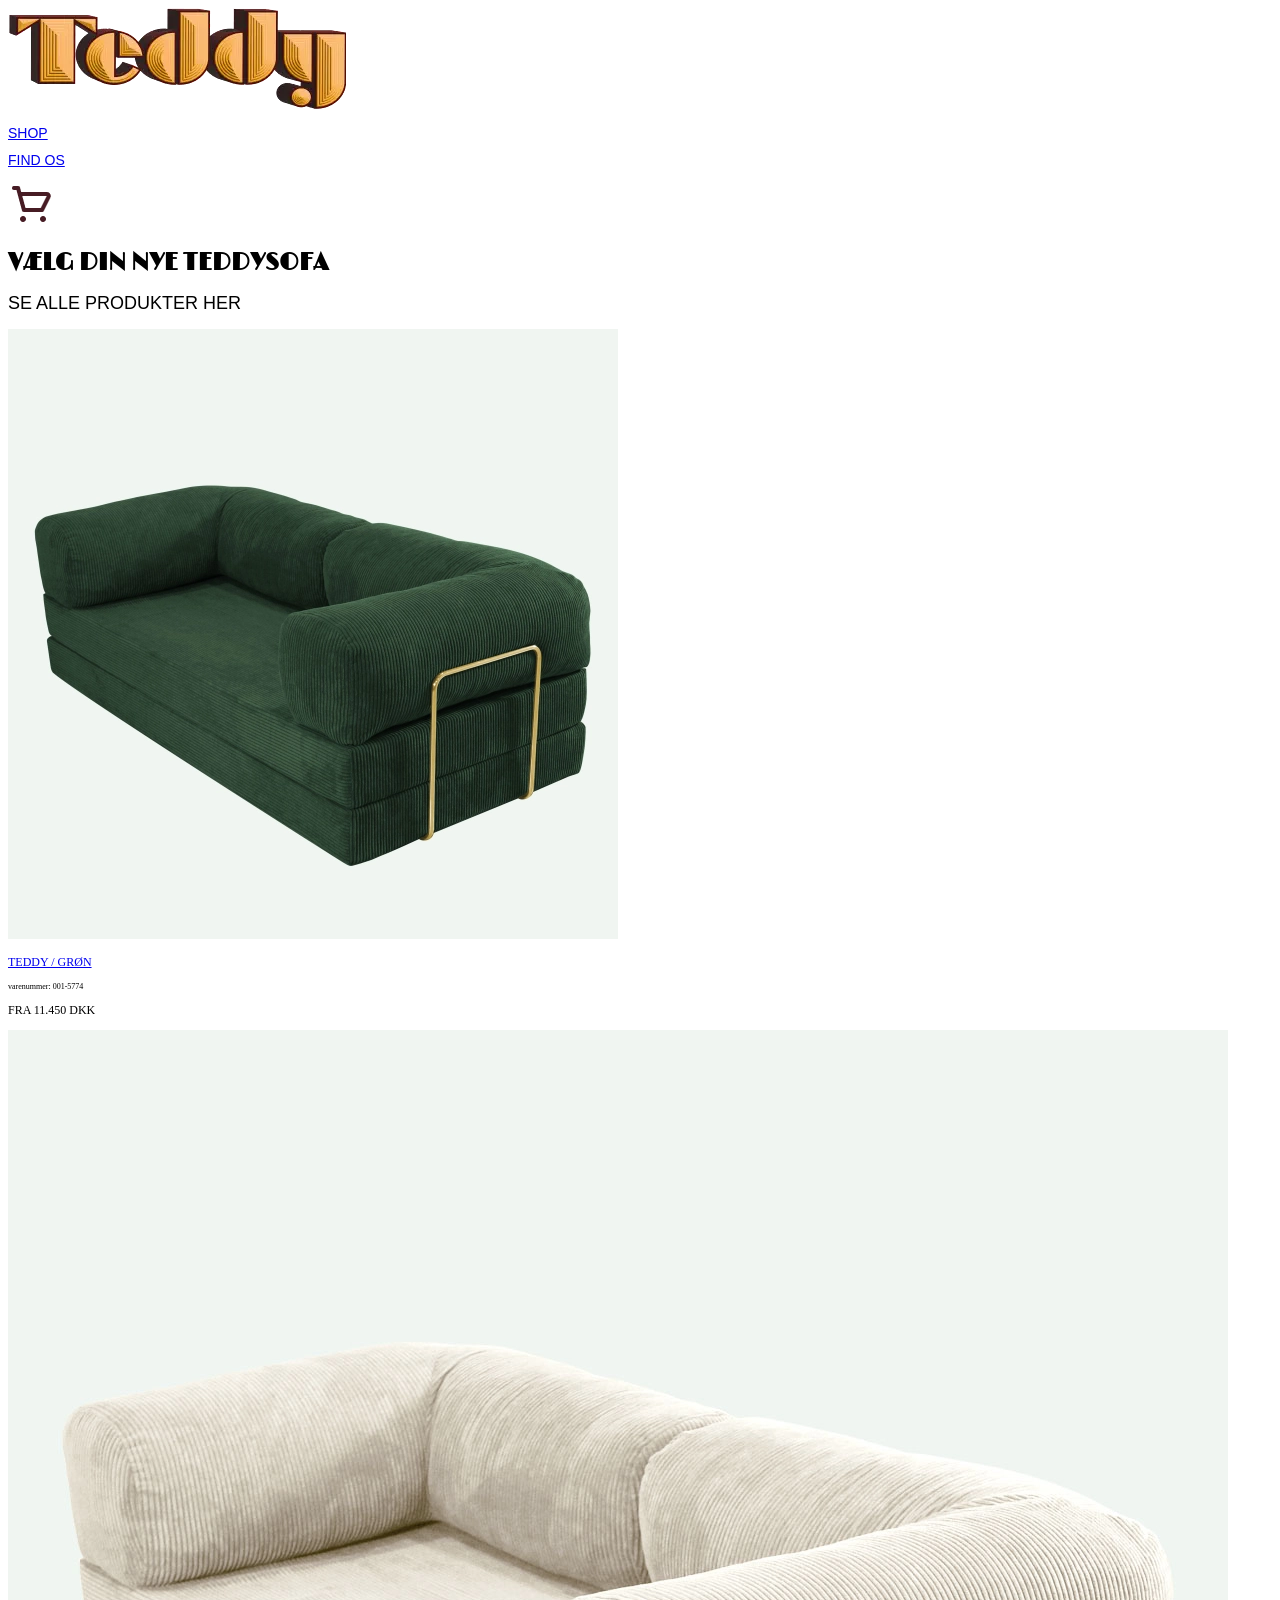
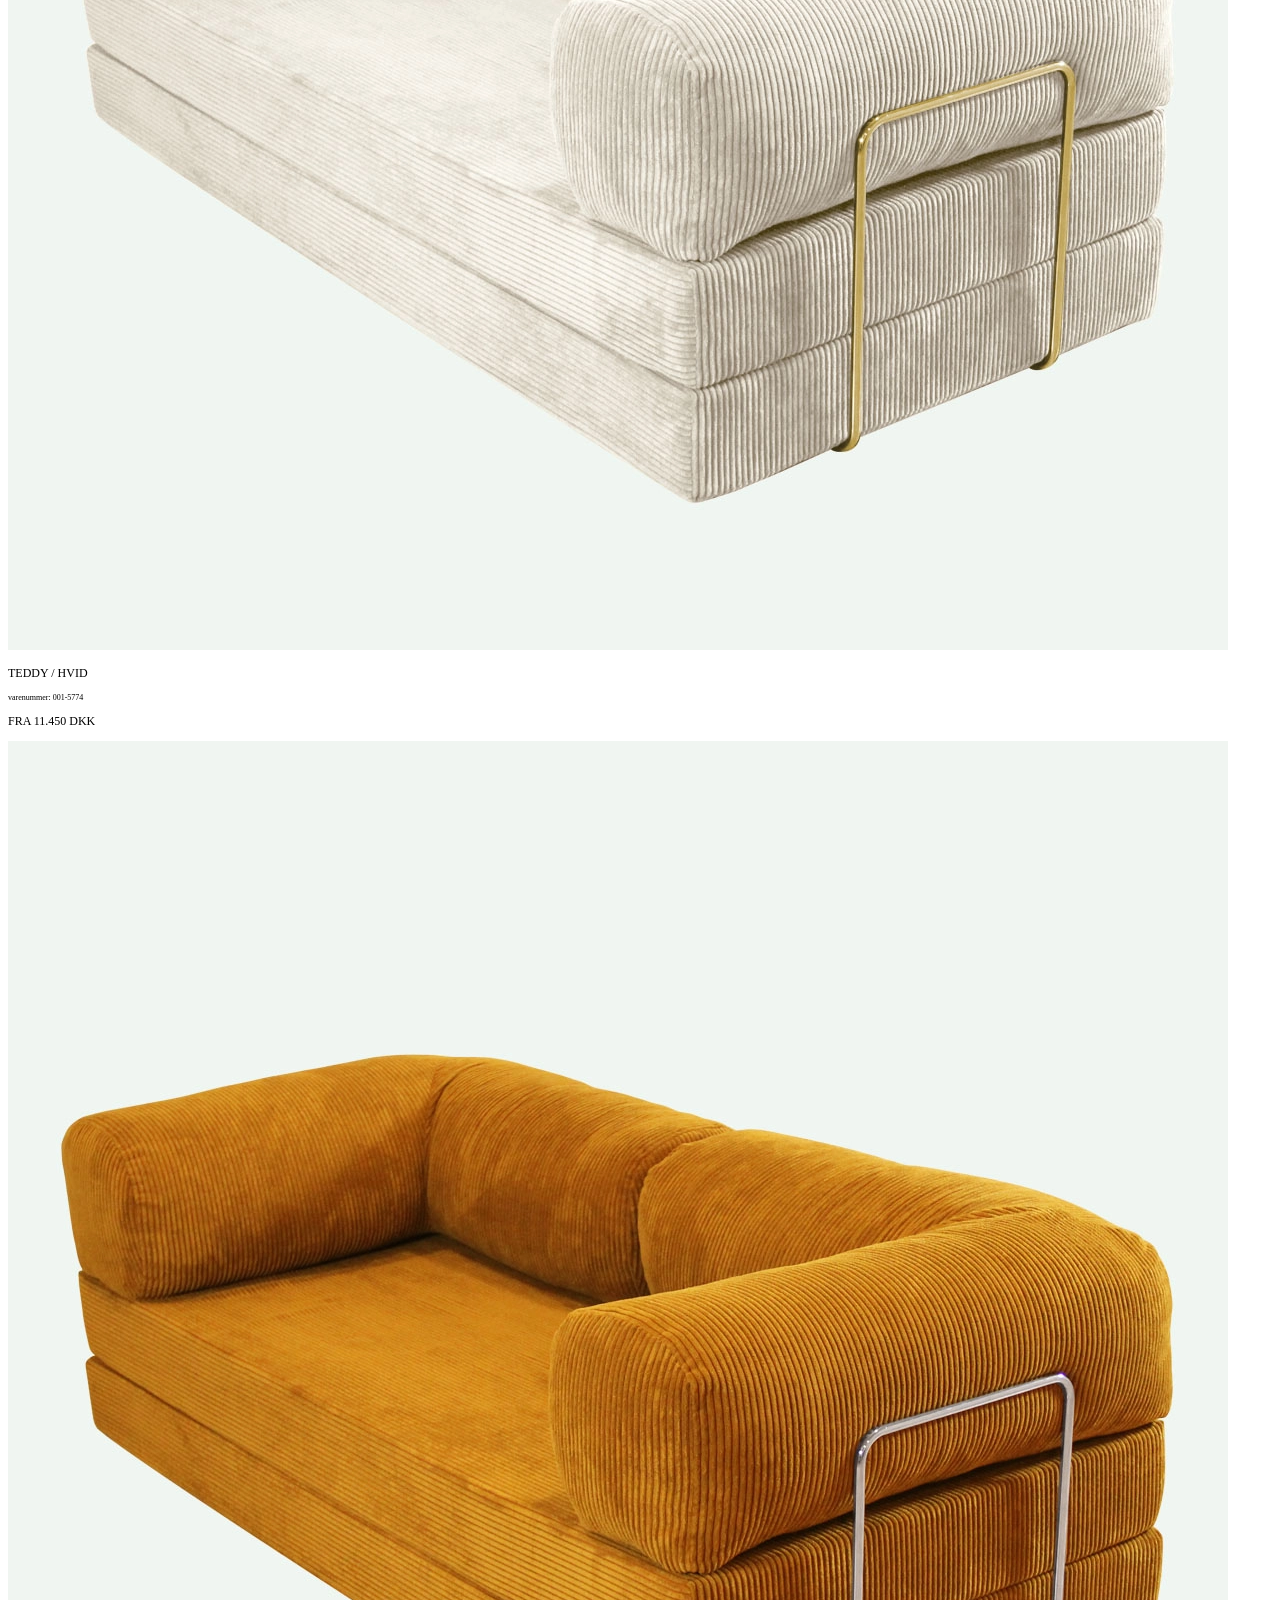
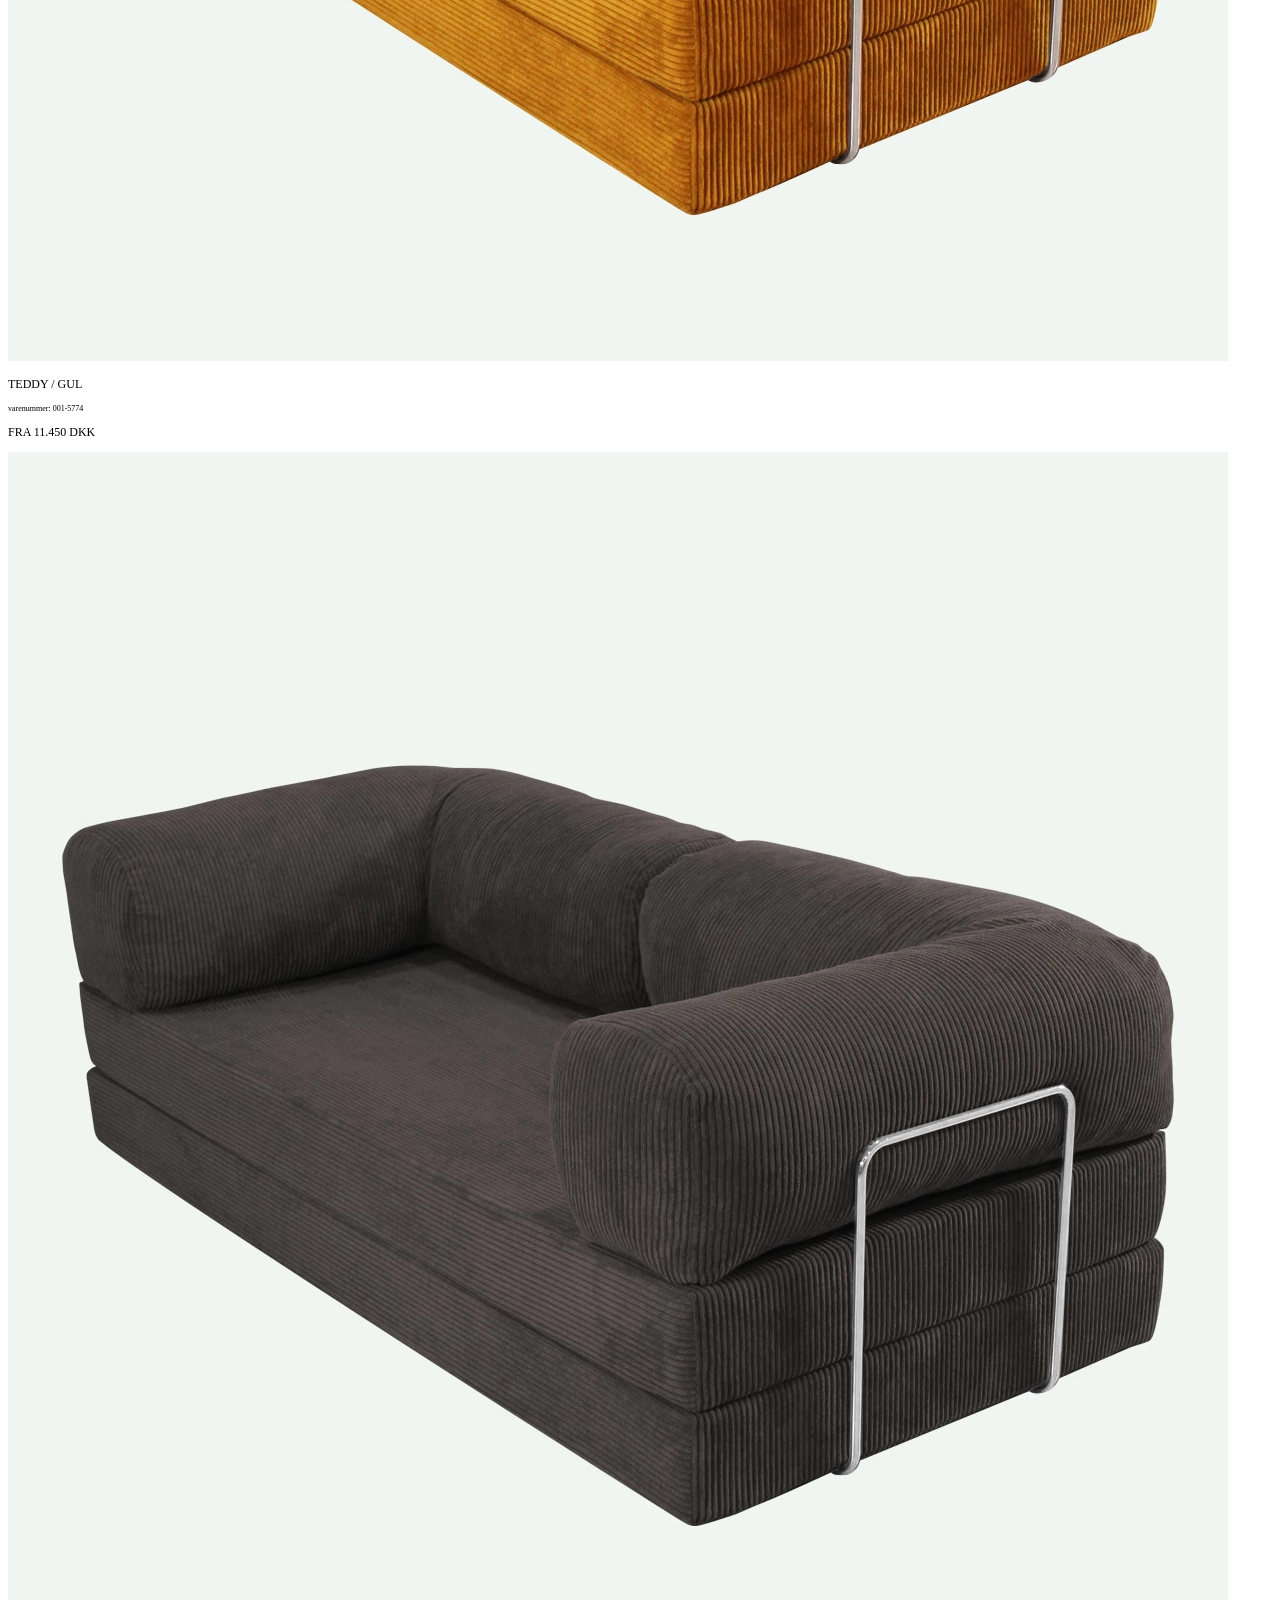
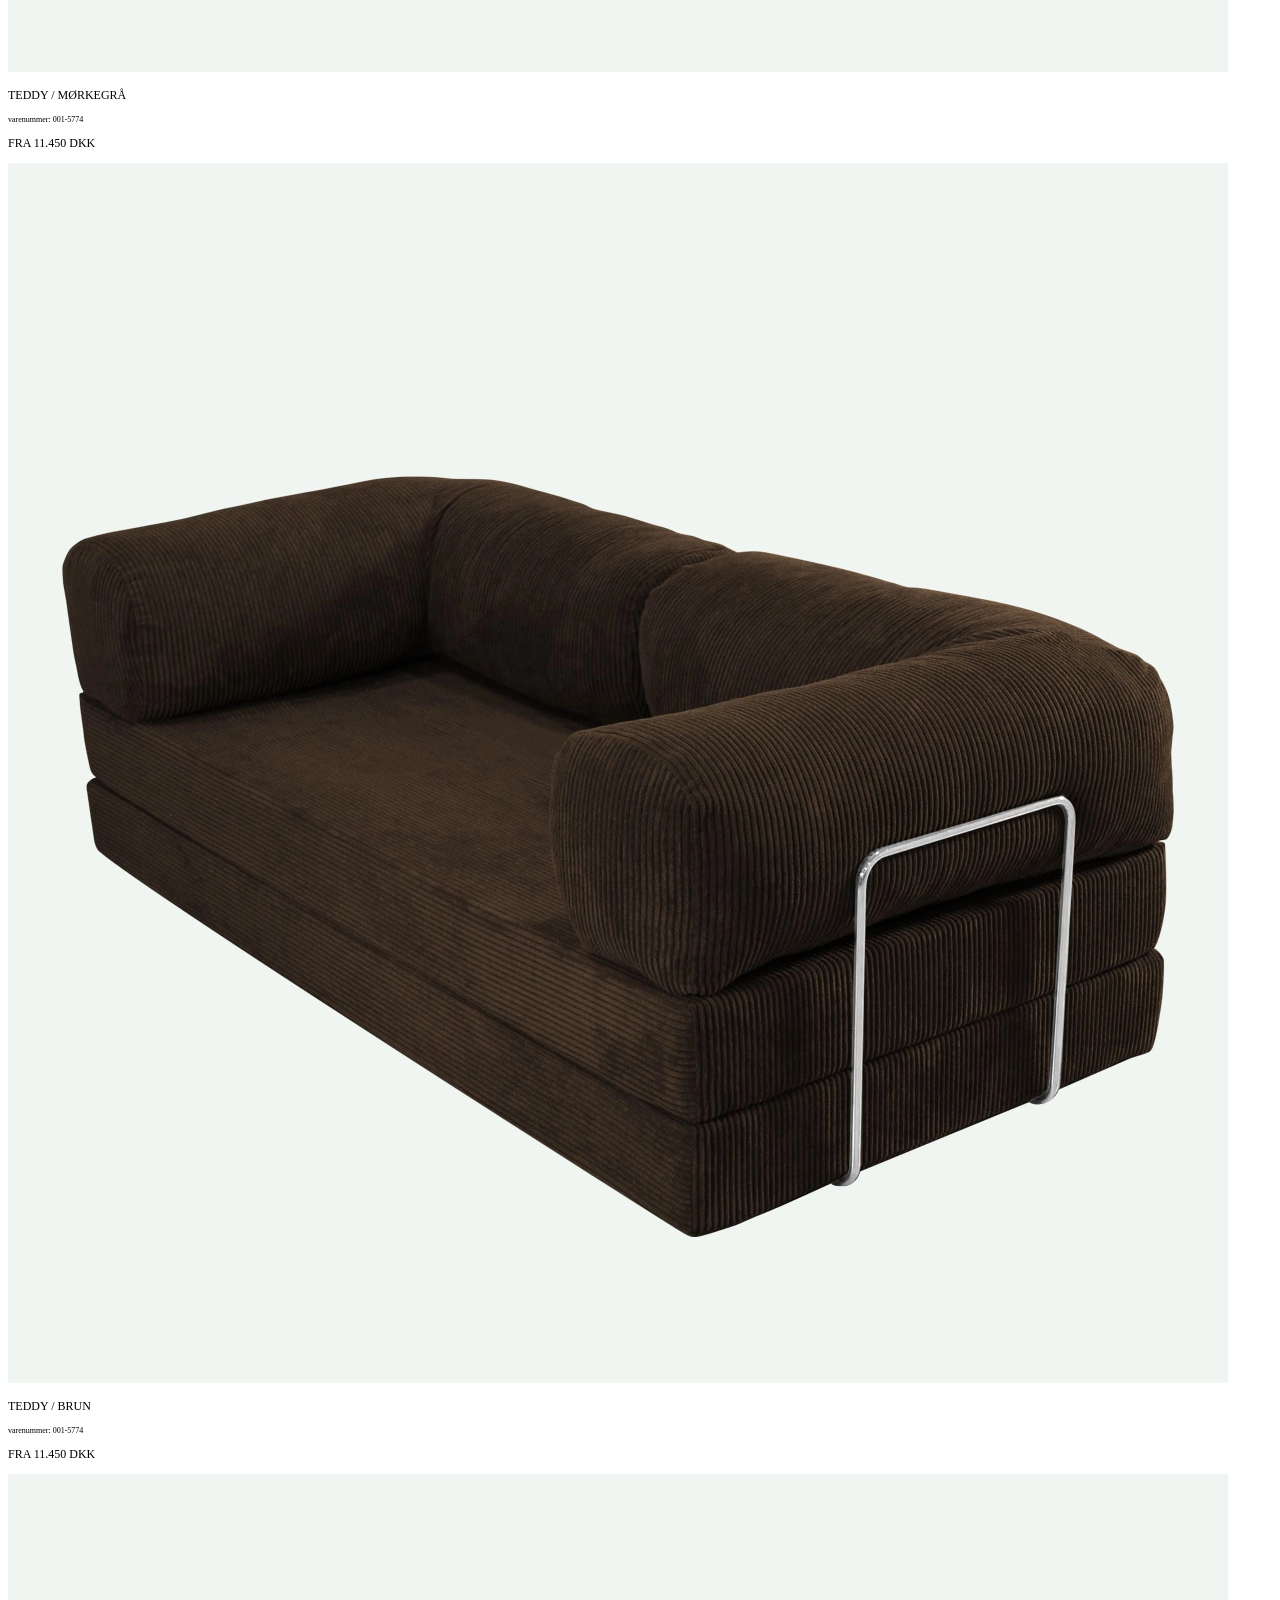
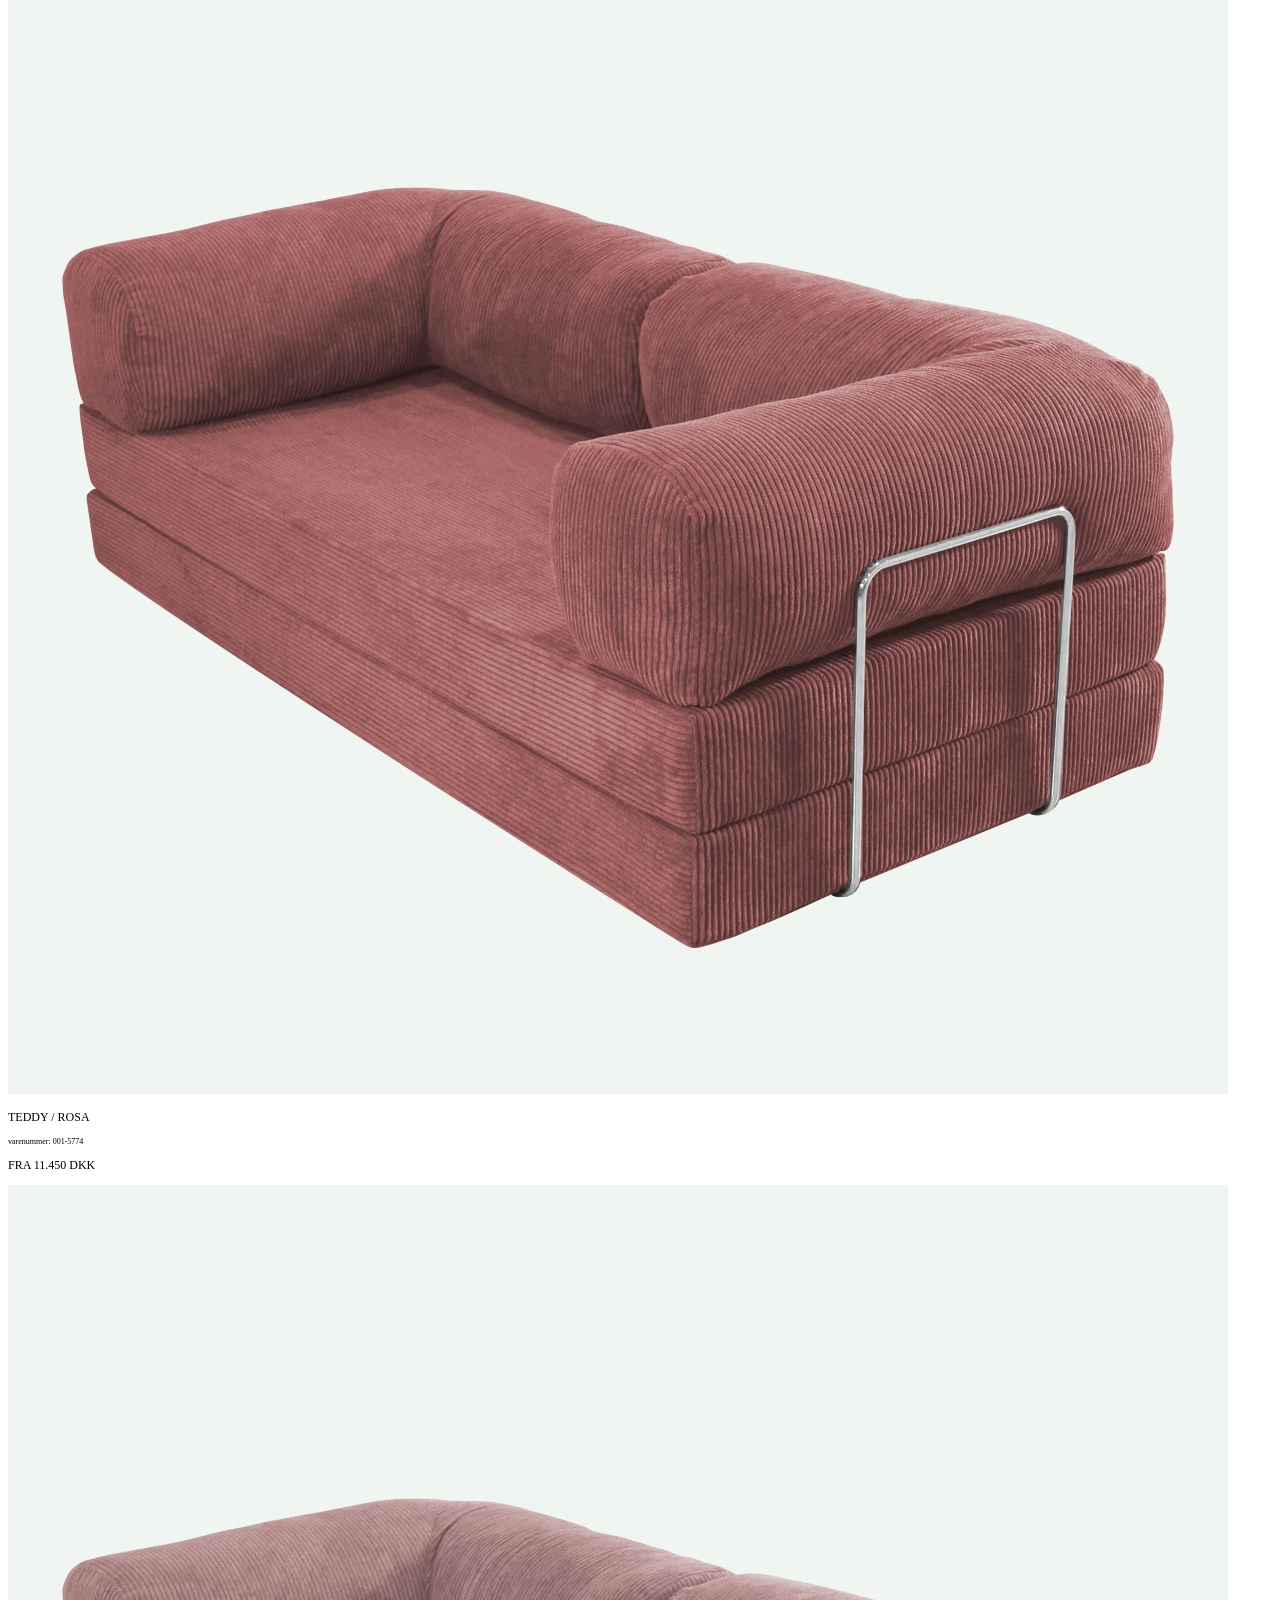
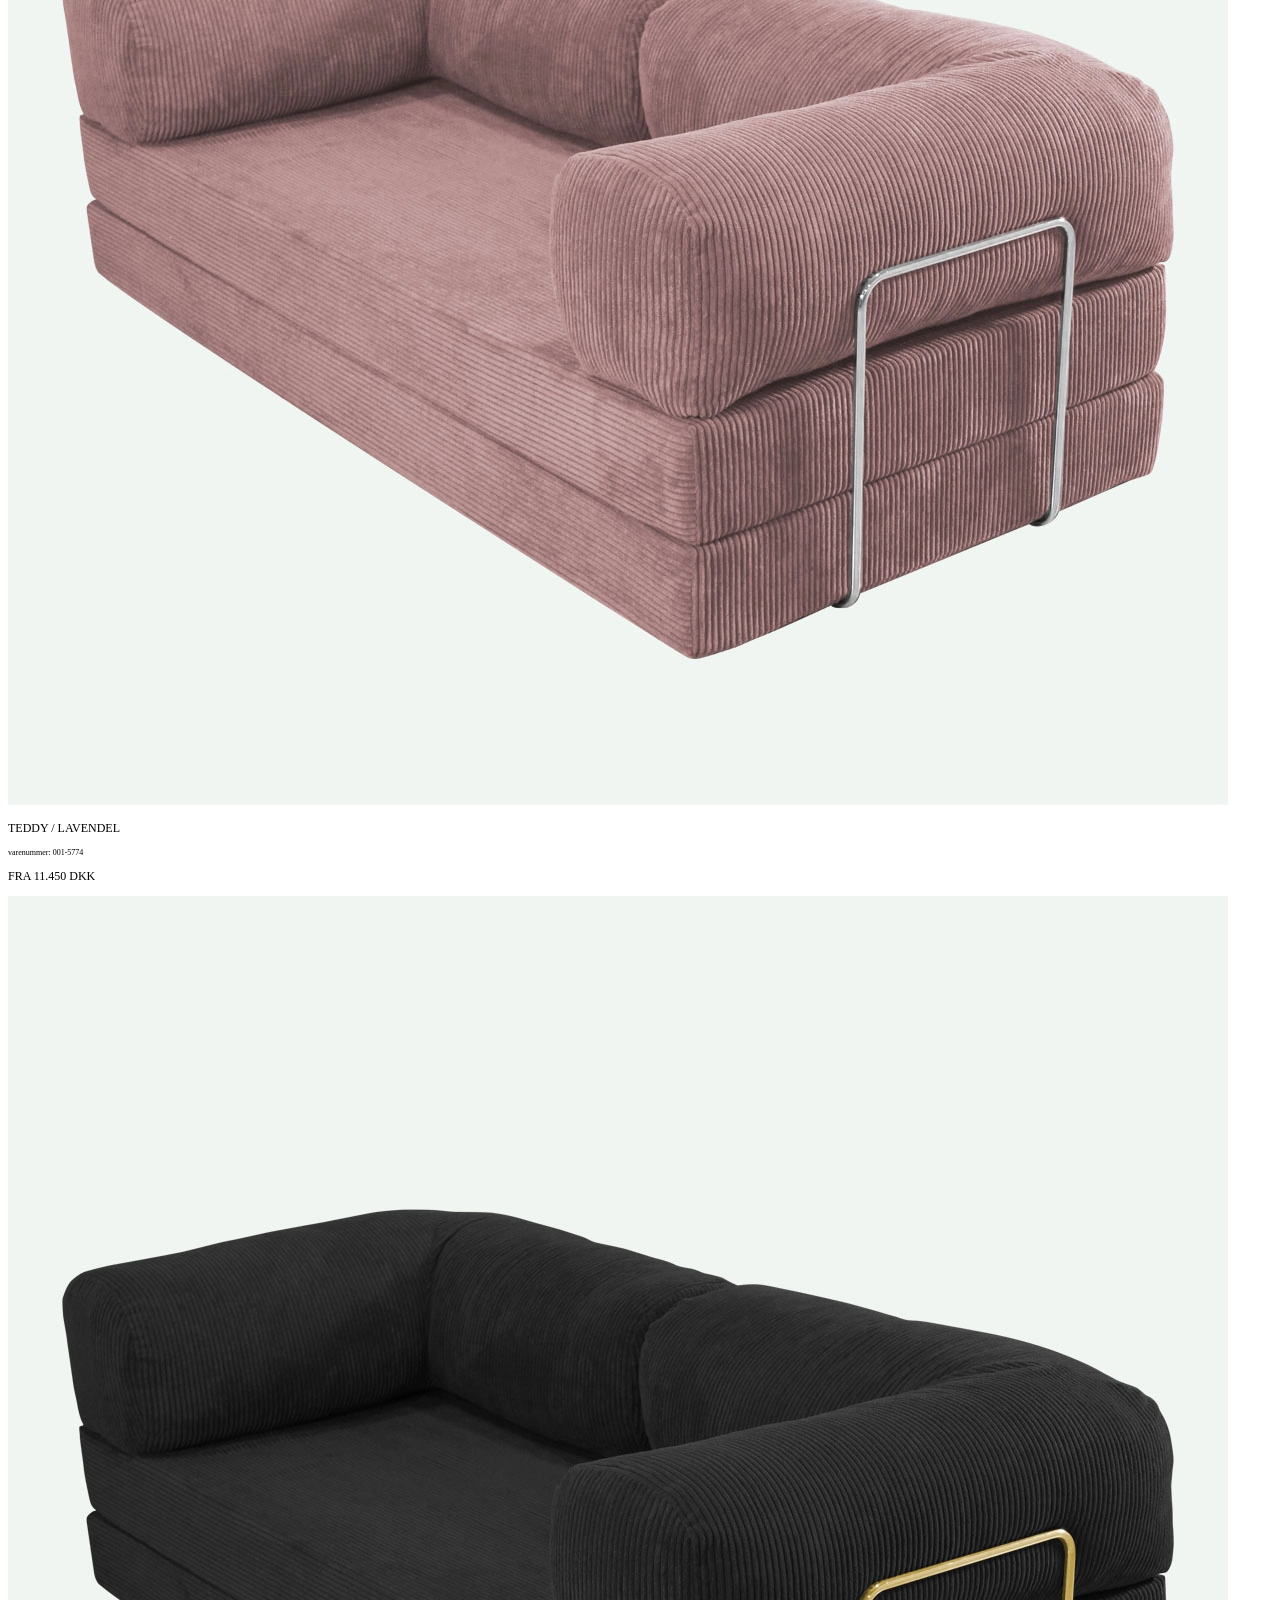
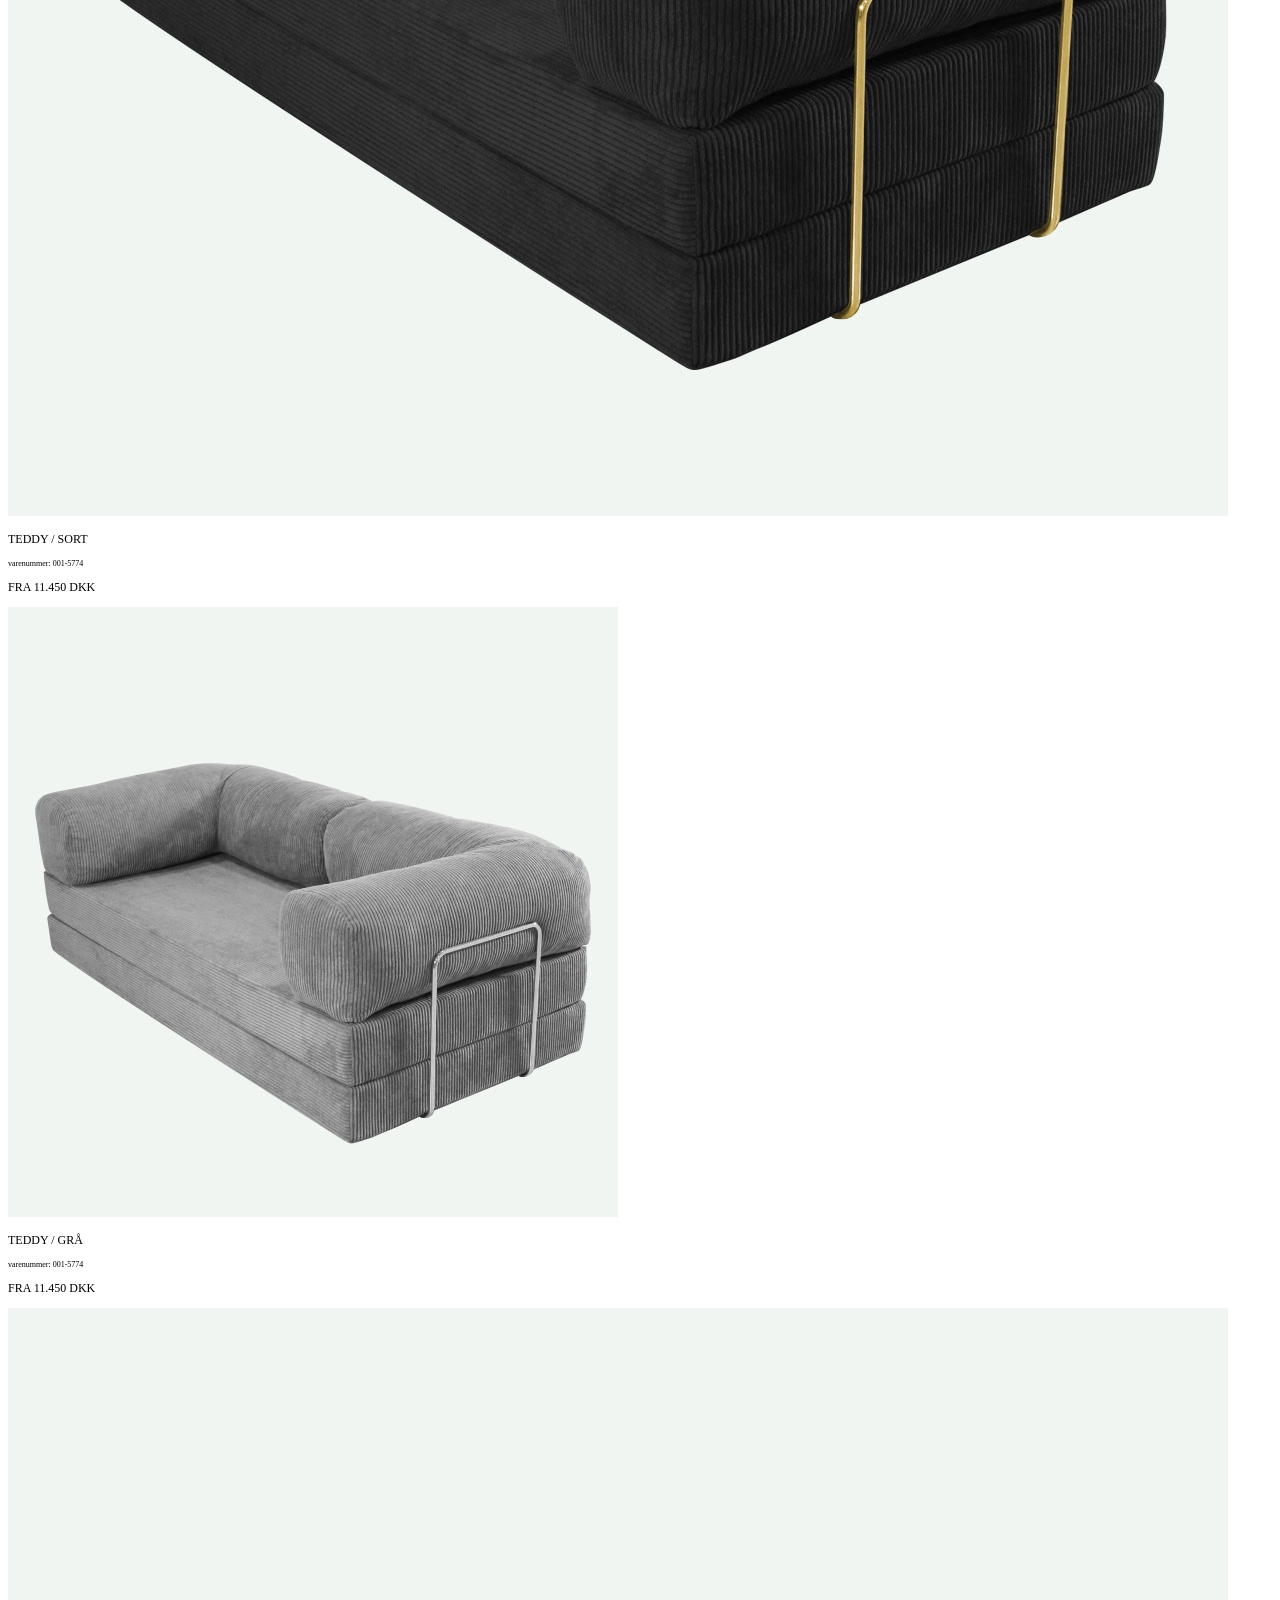
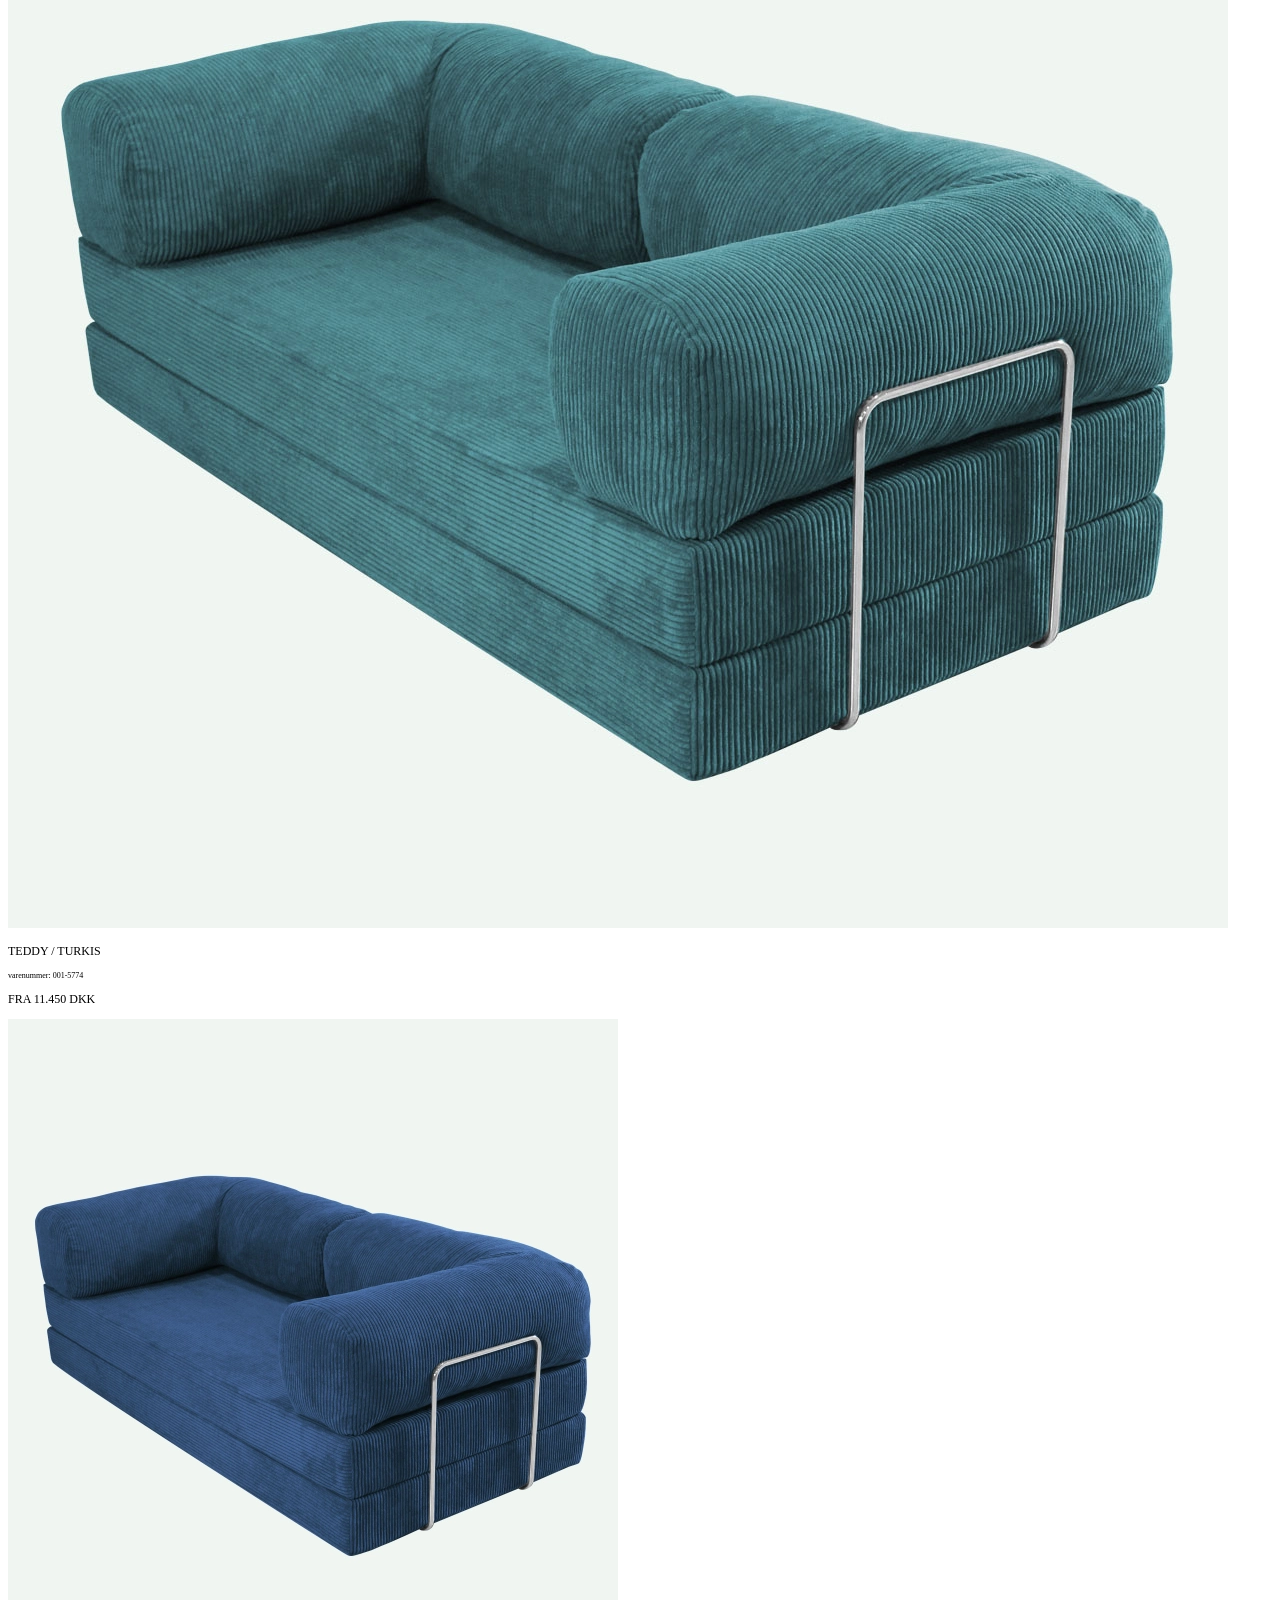
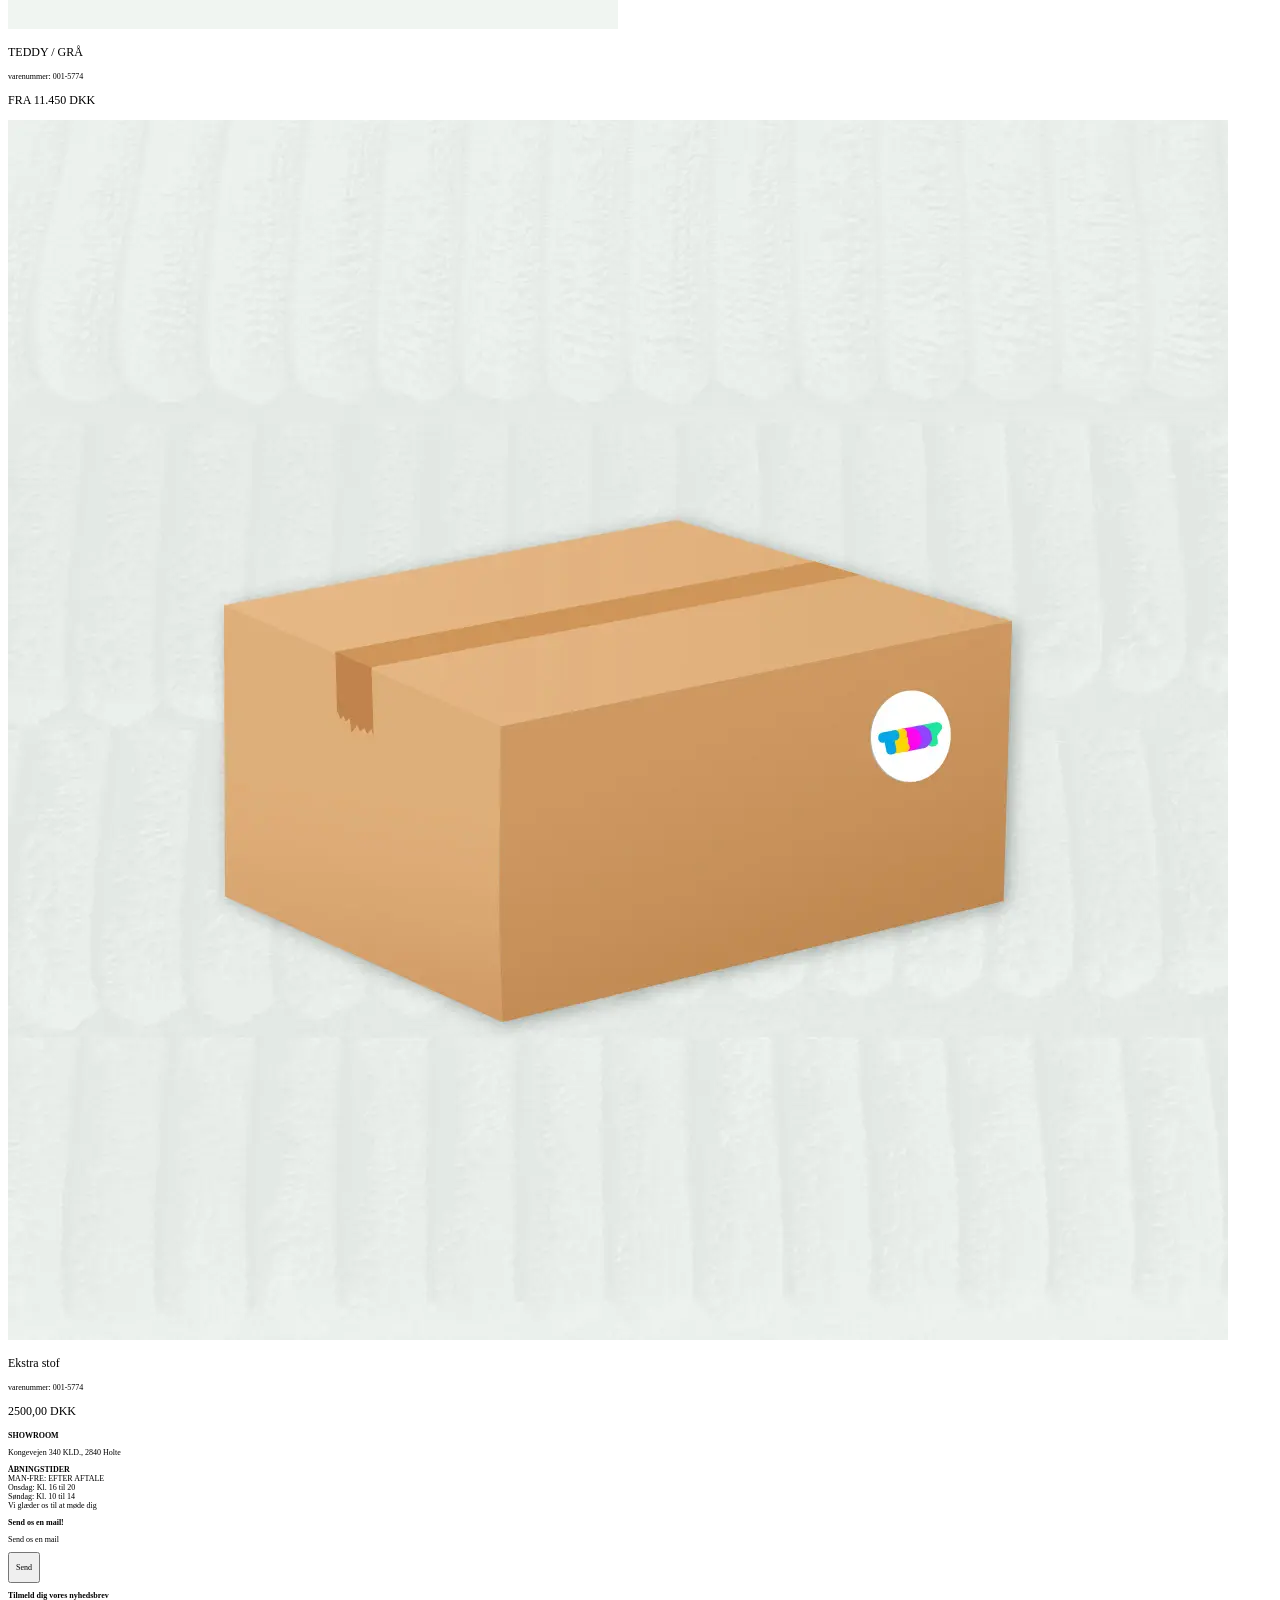
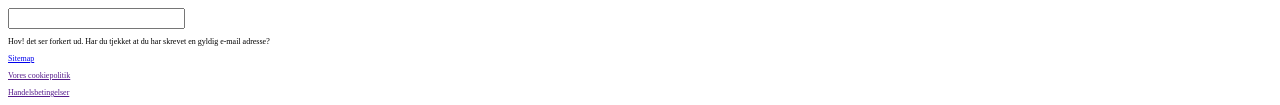
<file: src/shop.html>
<!DOCTYPE html>
<html lang="en">
  <head>
    <meta charset="UTF-8" />
    <meta http-equiv="X-UA-Compatible" content="IE=edge" />
    <meta name="viewport" content="width=device-width, initial-scale=1.0" />
    <title>Shop</title>
    <link rel="stylesheet" href="style.css" />
    <link rel="preconnect" href="https://fonts.googleapis.com" />
    <link rel="preconnect" href="https://fonts.gstatic.com" crossorigin />
    <link
      href="https://fonts.googleapis.com/css2?family=Limelight&display=swap"
      rel="stylesheet"
    />
  </head>
  <body
    class="mt-4 bg-baggrundsfarve bg-[url('assets/baggrundsbillede.webp')] bg-cover bg-center bg-no-repeat bg-blend-overlay"
  >
    <header>
      <section
        class="z-50 mx-10 my-3 grid grid-cols-4 justify-items-end gap-x-8 md:mx-24 md:mt-5 md:gap-x-5"
      >
        <a href="index.html">
          <img
            src="assets/teddy_logo.webp"
            alt="logo"
            class="mt-3 h-6 w-auto md:mt-5 md:h-12 md:pr-28"
        /></a>
        <a href="shop.html">
          <h2
            class="mt-4 text-tekstfarve hover:text-headerhover md:mt-8 md:text-2xl"
          >
            SHOP
          </h2></a
        >
        <a href="findos.html">
          <h2
            class="mt-4 text-tekstfarve hover:text-headerhover md:mt-8 md:text-2xl"
          >
            FIND OS
          </h2></a
        >
        <img
          src="assets/kurv_ikon.png"
          alt="kurv"
          class="mt-5 h-4 w-auto md:mt-9 md:h-8"
        />
      </section>
    </header>
    <main class="mt-5 md:mt-20 md:mb-20">
      <h1
        class="mb-5 bg-herosection bg-opacity-30 py-5 text-center text-baggrundsfarve md:mb-10 md:text-6xl"
      >
        VÆLG DIN NYE TEDDYSOFA
      </h1>

      <!--ALLE PRODUKTER-->
      <section class="mx-10 md:mx-24">
        <h2
          class="ml-4 mb-5 text-tekstfarve md:ml-12 md:mt-20 md:mb-10 md:text-4xl"
        >
          SE ALLE PRODUKTER HER
        </h2>
        <section
          class="grid grid-cols-2 grid-rows-6 justify-items-center gap-y-2 text-tekstfarve md:grid-cols-4 md:grid-rows-3 md:gap-y-6"
        >
          <div class="text-tekstfarve">
            <a href="produkt.html">
              <img
                src="assets/sofa_grøn.backdrop.webp"
                alt="grøn sofa"
                class="h-auto w-36 rounded-xl md:w-60"
              />
              <h3 class="mt-1 text-center md:mt-3 md:text-2xl">
                TEDDY / GRØN
              </h3></a
            >
            <p class="text-center md:text-base">varenummer: 001-5774</p>
            <h3 class="text-center md:text-2xl">FRA 11.450 DKK</h3>
          </div>
          <div class="text-tekstfarve">
            <img
              src="assets/sofa_cremehvid.backdrop.webp"
              alt="grøn sofa"
              class="h-auto w-36 rounded-xl md:w-60"
            />
            <h3 class="mt-1 text-center md:mt-3 md:text-2xl">TEDDY / HVID</h3>
            <p class="text-center md:text-base">varenummer: 001-5774</p>
            <h3 class="text-center md:text-2xl">FRA 11.450 DKK</h3>
          </div>
          <div class="text-tekstfarve">
            <img
              src="assets/sofa_gul.backdrop.webp"
              alt="gUL sofa"
              class="h-auto w-36 rounded-xl md:w-60"
            />
            <h3 class="mt-1 text-center md:mt-3 md:text-2xl">TEDDY / GUL</h3>
            <p class="text-center md:text-base">varenummer: 001-5774</p>
            <h3 class="text-center md:text-2xl">FRA 11.450 DKK</h3>
          </div>
          <div class="text-tekstfarve">
            <img
              src="assets/sofa_mørkegrå.backdrop.webp"
              alt="grøn sofa"
              class="h-auto w-36 rounded-xl md:w-60"
            />
            <h3 class="mt-1 text-center md:mt-3 md:text-2xl">
              TEDDY / MØRKEGRÅ
            </h3>
            <p class="text-center md:text-base">varenummer: 001-5774</p>
            <h3 class="text-center md:text-2xl">FRA 11.450 DKK</h3>
          </div>
          <div class="text-tekstfarve">
            <img
              src="assets/sofa_brun.backdrop.webp"
              alt="grøn sofa"
              class="h-auto w-36 rounded-xl md:w-60"
            />
            <h3 class="mt-1 text-center md:mt-3 md:text-2xl">TEDDY / BRUN</h3>
            <p class="text-center md:text-base">varenummer: 001-5774</p>
            <h3 class="text-center md:text-2xl">FRA 11.450 DKK</h3>
          </div>
          <div class="text-tekstfarve">
            <img
              src="assets/sofa_rosa.backdrop.webp"
              alt="grøn sofa"
              class="h-auto w-36 rounded-xl md:w-60"
            />
            <h3 class="mt-1 text-center md:mt-3 md:text-2xl">TEDDY / ROSA</h3>
            <p class="text-center md:text-base">varenummer: 001-5774</p>
            <h3 class="text-center md:text-2xl">FRA 11.450 DKK</h3>
          </div>
          <div class="text-tekstfarve">
            <img
              src="assets/sofa_lavendel.webp"
              alt="gUL sofa"
              class="h-auto w-36 rounded-xl md:w-60"
            />
            <h3 class="mt-1 text-center md:mt-3 md:text-2xl">
              TEDDY / LAVENDEL
            </h3>
            <p class="text-center md:text-base">varenummer: 001-5774</p>
            <h3 class="text-center md:text-2xl">FRA 11.450 DKK</h3>
          </div>
          <div class="text-tekstfarve">
            <img
              src="assets/sofa_sort.backdrop.webp"
              alt="grøn sofa"
              class="h-auto w-36 rounded-xl md:w-60"
            />
            <h3 class="mt-1 text-center md:mt-3 md:text-2xl">TEDDY / SORT</h3>
            <p class="text-center md:text-base">varenummer: 001-5774</p>
            <h3 class="text-center md:text-2xl">FRA 11.450 DKK</h3>
          </div>
          <div class="text-tekstfarve">
            <img
              src="assets/sofa_grå.backdrop.webp"
              alt="gUL sofa"
              class="h-auto w-36 rounded-xl md:w-60"
            />
            <h3 class="mt-1 text-center md:mt-3 md:text-2xl">TEDDY / GRÅ</h3>
            <p class="text-center md:text-base">varenummer: 001-5774</p>
            <h3 class="text-center md:text-2xl">FRA 11.450 DKK</h3>
          </div>
          <div class="text-tekstfarve">
            <img
              src="assets/sofa_turkis.backdrop.webp"
              alt="grøn sofa"
              class="h-auto w-36 rounded-xl md:w-60"
            />
            <h3 class="mt-1 text-center md:mt-3 md:text-2xl">TEDDY / TURKIS</h3>
            <p class="text-center md:text-base">varenummer: 001-5774</p>
            <h3 class="text-center md:text-2xl">FRA 11.450 DKK</h3>
          </div>
          <div class="text-tekstfarve">
            <img
              src="assets/sofa_blå.backdrop.webp"
              alt="gUL sofa"
              class="h-auto w-36 rounded-xl md:w-60"
            />
            <h3 class="mt-1 text-center md:mt-3 md:text-2xl">TEDDY / GRÅ</h3>
            <p class="text-center md:text-base">varenummer: 001-5774</p>
            <h3 class="text-center md:text-2xl">FRA 11.450 DKK</h3>
          </div>
          <div class="text-tekstfarve">
            <img
              src="assets/Ekstrastof.webp"
              alt="grøn sofa"
              class="h-auto w-36 rounded-xl md:w-60"
            />
            <h3 class="mt-1 text-center md:mt-3 md:text-2xl">Ekstra stof</h3>
            <p class="text-center md:text-base">varenummer: 001-5774</p>
            <h3 class="text-center md:text-2xl">2500,00 DKK</h3>
          </div>
        </section>
      </section>
    </main>
    <footer
      class="mx-0 mt-20 grid grid-cols-3 bg-hover bg-opacity-90 bg-[url('assets/baggrundsbillede.webp')] bg-cover bg-center bg-no-repeat text-baggrundsfarve bg-blend-overlay"
    >
      <div class="mx-5 mb-2 mt-2 md:mx-10 md:mb-4 md:mt-10">
        <p class="md:text-base"><b>SHOWROOM</b></p>
        <p class="md:text-base">Kongevejen 340 KLD., 2840 Holte</p>
        <p class="mt-1 md:mt-2 md:text-base">
          <b>ÅBNINGSTIDER</b><br />
          MAN-FRE: EFTER AFTALE<br />
          Onsdag: Kl. 16 til 20<br />
          Søndag: Kl. 10 til 14<br />
          Vi glæder os til at møde dig
        </p>
      </div>
      <div class="mx-5 mt-2 md:mx-10 md:mt-10 md:mb-4">
        <p class="md:text-base"><b>Send os en mail!</b></p>
        <div
          class="mt-2 h-20 w-28 rounded-2xl bg-tekstfelt text-tekstfelt_skrift md:mt-4 md:h-40 md:w-72"
        >
          <p class="ml-2 pt-2 md:text-sm">Send os en mail</p>
        </div>
        <button
          class="m-1 ml-14 rounded-full bg-knapfarve p-2 px-4 py-2 text-tekstfarve hover:bg-hover hover:text-baggrundsfarve md:m-2 md:ml-56"
        >
          <p class="md:text-base">Send</p>
        </button>
      </div>
      <div class="mx-5 mt-2 md:mx-10 md:mt-10">
        <p class="md:mb-4 md:text-base"><b>Tilmeld dig vores nyhedsbrev</b></p>
        <form>
          <label class="block">
            <input
              type="email"
              class="... peer h-3 w-28 rounded-lg border-none text-tekstfarve md:h-7 md:w-64"
            />
            <p
              class="invisible mt-2 text-baggrundsfarve peer-invalid:visible md:text-base"
            >
              Hov! det ser forkert ud. Har du tjekket at du har skrevet en
              gyldig e-mail adresse?
            </p>
          </label>
        </form>
        <p
          class="mt-5 underline underline-offset-4 hover:text-checkbox md:text-base"
        >
          <a href="sitemap.html">Sitemap</a>
        </p>
        <p
          class="mt-5 underline underline-offset-4 hover:text-checkbox md:text-base"
        >
          <a href=""> Vores cookiepolitik</a>
        </p>
        <p
          class="mt-5 underline underline-offset-4 hover:text-checkbox md:text-base"
        >
          <a href=""> Handelsbetingelser</a>
        </p>
      </div>
    </footer>
    <script type="module" src="script.js"></script>
  </body>
</html>
</file>
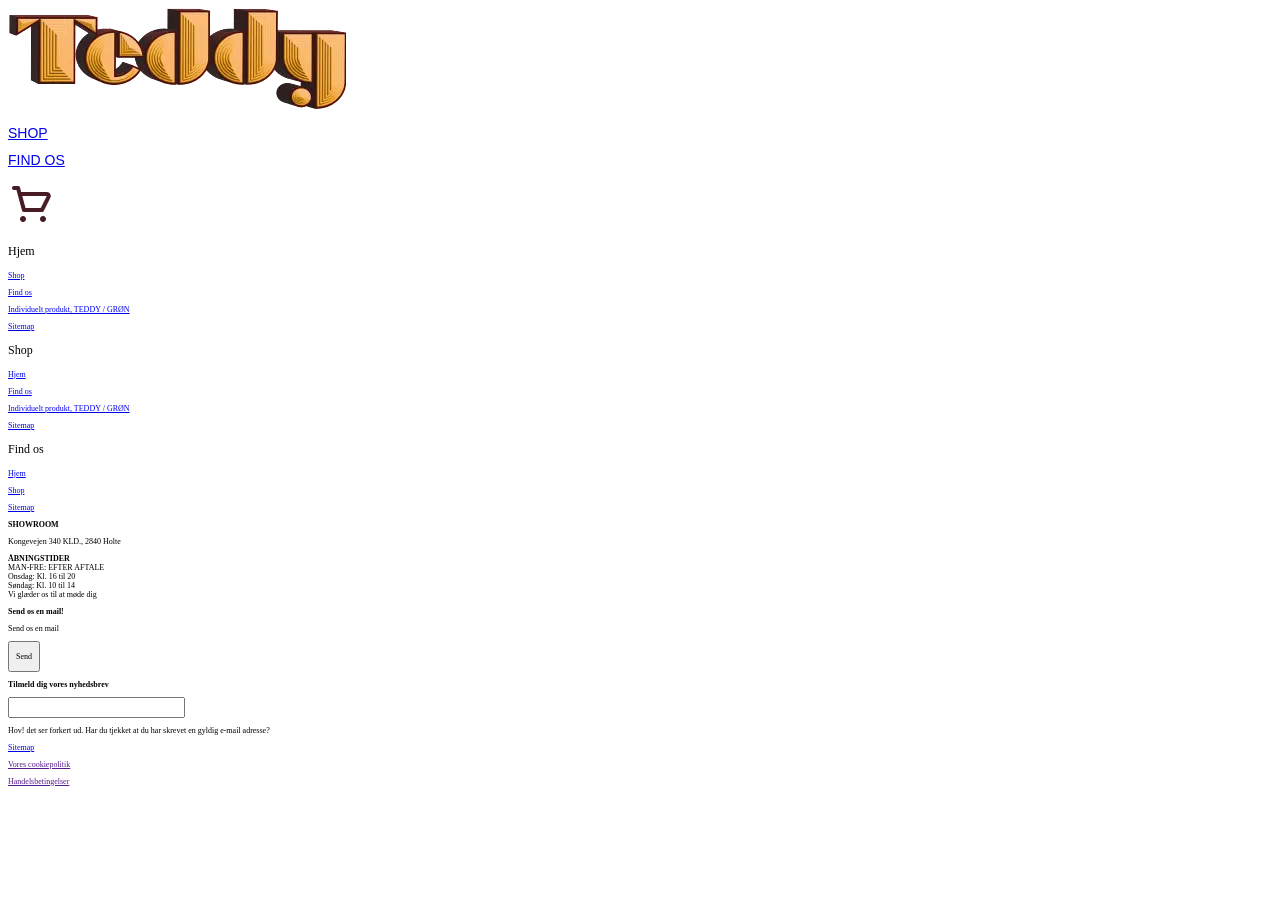
<file: src/sitemap.html>
<!DOCTYPE html>
<html lang="en">
  <head>
    <meta charset="UTF-8" />
    <meta http-equiv="X-UA-Compatible" content="IE=edge" />
    <meta name="viewport" content="width=device-width, initial-scale=1.0" />
    <title>Sitemap</title>
    <link rel="stylesheet" href="style.css" />
  </head>
  <body class="bg-baggrundsfarve">
    <!--HEADER-->
    <header>
      <section
        class="z-50 mx-10 my-3 grid grid-cols-4 justify-items-end gap-x-8 md:mx-24 md:mt-5 md:gap-x-5"
      >
        <a href="index.html">
          <img
            src="assets/teddy_logo.webp"
            alt="logo"
            class="mt-3 h-6 w-auto md:mt-5 md:h-12 md:pr-28"
        /></a>
        <a href="shop.html">
          <h2
            class="mt-4 text-tekstfarve hover:text-headerhover md:mt-8 md:text-2xl"
          >
            SHOP
          </h2></a
        >
        <a href="findos.html">
          <h2
            class="mt-4 text-tekstfarve hover:text-headerhover md:mt-8 md:text-2xl"
          >
            FIND OS
          </h2></a
        >
        <img
          src="assets/kurv_ikon.png"
          alt="kurv"
          class="mt-5 h-4 w-auto md:mt-9 md:h-8"
        />
      </section>
    </header>
    <!-- SITEMAP STYLING -->
    <main
      class="mx-10 mt-5 pt-1 text-tekstfarve md:mx-24 md:mt-20 md:grid md:grid-cols-3 md:gap-x-3"
    >
      <section>
        <h3 class="rounded-lg bg-knapfarve p-2 md:text-2xl">Hjem</h3>
        <a href="shop.html"
          ><p
            class="p-2 underline underline-offset-4 hover:text-headerhover md:text-base"
          >
            Shop
          </p></a
        >
        <a href="findos.html"
          ><p
            class="p-2 underline underline-offset-4 hover:text-headerhover md:text-base"
          >
            Find os
          </p></a
        >
        <a href="produkt.html"
          ><p
            class="p-2 underline underline-offset-4 hover:text-headerhover md:text-base"
          >
            Individuelt produkt, TEDDY / GRØN
          </p></a
        >
        <a href="sitemap.html"
          ><p
            class="p-2 underline underline-offset-4 hover:text-headerhover md:text-base"
          >
            Sitemap
          </p></a
        >
      </section>
      <section>
        <h3 class="rounded-lg bg-knapfarve p-2 md:text-2xl">Shop</h3>
        <a href="index.html"
          ><p
            class="p-2 underline underline-offset-4 hover:text-headerhover md:text-base"
          >
            Hjem
          </p></a
        >
        <a href="findos.html"
          ><p
            class="p-2 underline underline-offset-4 hover:text-headerhover md:text-base"
          >
            Find os
          </p></a
        >
        <a href="produkt.html"
          ><p
            class="p-2 underline underline-offset-4 hover:text-headerhover md:text-base"
          >
            Individuelt produkt, TEDDY / GRØN
          </p></a
        >
        <a href="sitemap.html"
          ><p
            class="p-2 underline underline-offset-4 hover:text-headerhover md:text-base"
          >
            Sitemap
          </p></a
        >
      </section>
      <section>
        <h3 class="rounded-lg bg-knapfarve p-2 md:text-2xl">Find os</h3>
        <a href="index.html"
          ><p
            class="p-2 underline underline-offset-4 hover:text-headerhover md:text-base"
          >
            Hjem
          </p></a
        >
        <a href="shop.html"
          ><p
            class="p-2 underline underline-offset-4 hover:text-headerhover md:text-base"
          >
            Shop
          </p></a
        >
        <a href="sitemap.html"
          ><p
            class="p-2 underline underline-offset-4 hover:text-headerhover md:text-base"
          >
            Sitemap
          </p></a
        >
      </section>
    </main>
    <!--FOOTER-->
    <footer
      class="mx-0 mt-20 grid grid-cols-3 bg-hover bg-opacity-90 bg-[url('assets/baggrundsbillede.webp')] bg-cover bg-center bg-no-repeat text-baggrundsfarve bg-blend-overlay"
    >
      <div class="mx-5 mb-2 mt-2 md:mx-10 md:mb-4 md:mt-10">
        <p class="md:text-base"><b>SHOWROOM</b></p>
        <p class="md:text-base">Kongevejen 340 KLD., 2840 Holte</p>
        <p class="mt-1 md:mt-2 md:text-base">
          <b>ÅBNINGSTIDER</b><br />
          MAN-FRE: EFTER AFTALE<br />
          Onsdag: Kl. 16 til 20<br />
          Søndag: Kl. 10 til 14<br />
          Vi glæder os til at møde dig
        </p>
      </div>
      <div class="mx-5 mt-2 md:mx-10 md:mt-10 md:mb-4">
        <p class="md:text-base"><b>Send os en mail!</b></p>
        <div
          class="mt-2 h-20 w-28 rounded-2xl bg-tekstfelt text-tekstfelt_skrift md:mt-4 md:h-40 md:w-72"
        >
          <p class="ml-2 pt-2 md:text-sm">Send os en mail</p>
        </div>
        <button
          class="m-1 ml-14 rounded-full bg-knapfarve p-2 px-4 py-2 text-tekstfarve hover:bg-hover hover:text-baggrundsfarve md:m-2 md:ml-56"
        >
          <p class="md:text-base">Send</p>
        </button>
      </div>
      <div class="mx-5 mt-2 md:mx-10 md:mt-10">
        <p class="md:mb-4 md:text-base"><b>Tilmeld dig vores nyhedsbrev</b></p>
        <form>
          <label class="block">
            <input
              type="email"
              class="... peer h-3 w-28 rounded-lg border-none text-tekstfarve md:h-7 md:w-64"
            />
            <p
              class="invisible mt-2 text-baggrundsfarve peer-invalid:visible md:text-base"
            >
              Hov! det ser forkert ud. Har du tjekket at du har skrevet en
              gyldig e-mail adresse?
            </p>
          </label>
        </form>
        <p
          class="mt-5 underline underline-offset-4 hover:text-checkbox md:text-base"
        >
          <a href="sitemap.html">Sitemap</a>
        </p>
        <p
          class="mt-5 underline underline-offset-4 hover:text-checkbox md:text-base"
        >
          <a href=""> Vores cookiepolitik</a>
        </p>
        <p
          class="mt-5 underline underline-offset-4 hover:text-checkbox md:text-base"
        >
          <a href=""> Handelsbetingelser</a>
        </p>
      </div>
    </footer>
    <script type="module" src="script.js"></script>
  </body>
</html>
</file>
<file: assets/script.4516f7af.css>
*,:before,:after{box-sizing:border-box;border-width:0;border-style:solid;border-color:currentColor}:before,:after{--tw-content: ""}html{line-height:1.5;-webkit-text-size-adjust:100%;-moz-tab-size:4;-o-tab-size:4;tab-size:4;font-family:ui-sans-serif,system-ui,-apple-system,BlinkMacSystemFont,Segoe UI,Roboto,Helvetica Neue,Arial,Noto Sans,sans-serif,"Apple Color Emoji","Segoe UI Emoji",Segoe UI Symbol,"Noto Color Emoji"}body{margin:0;line-height:inherit}hr{height:0;color:inherit;border-top-width:1px}abbr:where([title]){-webkit-text-decoration:underline dotted;text-decoration:underline dotted}h1,h2,h3,h4,h5,h6{font-size:inherit;font-weight:inherit}a{color:inherit;text-decoration:inherit}b,strong{font-weight:bolder}code,kbd,samp,pre{font-family:ui-monospace,SFMono-Regular,Menlo,Monaco,Consolas,Liberation Mono,Courier New,monospace;font-size:1em}small{font-size:80%}sub,sup{font-size:75%;line-height:0;position:relative;vertical-align:baseline}sub{bottom:-.25em}sup{top:-.5em}table{text-indent:0;border-color:inherit;border-collapse:collapse}button,input,optgroup,select,textarea{font-family:inherit;font-size:100%;font-weight:inherit;line-height:inherit;color:inherit;margin:0;padding:0}button,select{text-transform:none}button,[type=button],[type=reset],[type=submit]{-webkit-appearance:button;background-color:transparent;background-image:none}:-moz-focusring{outline:auto}:-moz-ui-invalid{box-shadow:none}progress{vertical-align:baseline}::-webkit-inner-spin-button,::-webkit-outer-spin-button{height:auto}[type=search]{-webkit-appearance:textfield;outline-offset:-2px}::-webkit-search-decoration{-webkit-appearance:none}::-webkit-file-upload-button{-webkit-appearance:button;font:inherit}summary{display:list-item}blockquote,dl,dd,h1,h2,h3,h4,h5,h6,hr,figure,p,pre{margin:0}fieldset{margin:0;padding:0}legend{padding:0}ol,ul,menu{list-style:none;margin:0;padding:0}textarea{resize:vertical}input::-moz-placeholder,textarea::-moz-placeholder{opacity:1;color:#9ca3af}input::placeholder,textarea::placeholder{opacity:1;color:#9ca3af}button,[role=button]{cursor:pointer}:disabled{cursor:default}img,svg,video,canvas,audio,iframe,embed,object{display:block;vertical-align:middle}img,video{max-width:100%;height:auto}[type=text],[type=email],[type=url],[type=password],[type=number],[type=date],[type=datetime-local],[type=month],[type=search],[type=tel],[type=time],[type=week],[multiple],textarea,select{-webkit-appearance:none;-moz-appearance:none;appearance:none;background-color:#fff;border-color:#6b7280;border-width:1px;border-radius:0;padding:.5rem .75rem;font-size:1rem;line-height:1.5rem;--tw-shadow: 0 0 #0000}[type=text]:focus,[type=email]:focus,[type=url]:focus,[type=password]:focus,[type=number]:focus,[type=date]:focus,[type=datetime-local]:focus,[type=month]:focus,[type=search]:focus,[type=tel]:focus,[type=time]:focus,[type=week]:focus,[multiple]:focus,textarea:focus,select:focus{outline:2px solid transparent;outline-offset:2px;--tw-ring-inset: var(--tw-empty, );--tw-ring-offset-width: 0px;--tw-ring-offset-color: #fff;--tw-ring-color: #2563eb;--tw-ring-offset-shadow: var(--tw-ring-inset) 0 0 0 var(--tw-ring-offset-width) var(--tw-ring-offset-color);--tw-ring-shadow: var(--tw-ring-inset) 0 0 0 calc(1px + var(--tw-ring-offset-width)) var(--tw-ring-color);box-shadow:var(--tw-ring-offset-shadow),var(--tw-ring-shadow),var(--tw-shadow);border-color:#2563eb}input::-moz-placeholder,textarea::-moz-placeholder{color:#6b7280;opacity:1}input::placeholder,textarea::placeholder{color:#6b7280;opacity:1}::-webkit-datetime-edit-fields-wrapper{padding:0}::-webkit-date-and-time-value{min-height:1.5em}::-webkit-datetime-edit,::-webkit-datetime-edit-year-field,::-webkit-datetime-edit-month-field,::-webkit-datetime-edit-day-field,::-webkit-datetime-edit-hour-field,::-webkit-datetime-edit-minute-field,::-webkit-datetime-edit-second-field,::-webkit-datetime-edit-millisecond-field,::-webkit-datetime-edit-meridiem-field{padding-top:0;padding-bottom:0}select{background-image:url("data:image/svg+xml,%3csvg xmlns='http://www.w3.org/2000/svg' fill='none' viewBox='0 0 20 20'%3e%3cpath stroke='%236b7280' stroke-linecap='round' stroke-linejoin='round' stroke-width='1.5' d='M6 8l4 4 4-4'/%3e%3c/svg%3e");background-position:right .5rem center;background-repeat:no-repeat;background-size:1.5em 1.5em;padding-right:2.5rem;-webkit-print-color-adjust:exact;color-adjust:exact;print-color-adjust:exact}[multiple]{background-image:initial;background-position:initial;background-repeat:unset;background-size:initial;padding-right:.75rem;-webkit-print-color-adjust:unset;color-adjust:unset;print-color-adjust:unset}[type=checkbox],[type=radio]{-webkit-appearance:none;-moz-appearance:none;appearance:none;padding:0;-webkit-print-color-adjust:exact;color-adjust:exact;print-color-adjust:exact;display:inline-block;vertical-align:middle;background-origin:border-box;-webkit-user-select:none;-moz-user-select:none;user-select:none;flex-shrink:0;height:1rem;width:1rem;color:#2563eb;background-color:#fff;border-color:#6b7280;border-width:1px;--tw-shadow: 0 0 #0000}[type=checkbox]{border-radius:0}[type=radio]{border-radius:100%}[type=checkbox]:focus,[type=radio]:focus{outline:2px solid transparent;outline-offset:2px;--tw-ring-inset: var(--tw-empty, );--tw-ring-offset-width: 2px;--tw-ring-offset-color: #fff;--tw-ring-color: #2563eb;--tw-ring-offset-shadow: var(--tw-ring-inset) 0 0 0 var(--tw-ring-offset-width) var(--tw-ring-offset-color);--tw-ring-shadow: var(--tw-ring-inset) 0 0 0 calc(2px + var(--tw-ring-offset-width)) var(--tw-ring-color);box-shadow:var(--tw-ring-offset-shadow),var(--tw-ring-shadow),var(--tw-shadow)}[type=checkbox]:checked,[type=radio]:checked{border-color:transparent;background-color:currentColor;background-size:100% 100%;background-position:center;background-repeat:no-repeat}[type=checkbox]:checked{background-image:url("data:image/svg+xml,%3csvg viewBox='0 0 16 16' fill='white' xmlns='http://www.w3.org/2000/svg'%3e%3cpath d='M12.207 4.793a1 1 0 010 1.414l-5 5a1 1 0 01-1.414 0l-2-2a1 1 0 011.414-1.414L6.5 9.086l4.293-4.293a1 1 0 011.414 0z'/%3e%3c/svg%3e")}[type=radio]:checked{background-image:url("data:image/svg+xml,%3csvg viewBox='0 0 16 16' fill='white' xmlns='http://www.w3.org/2000/svg'%3e%3ccircle cx='8' cy='8' r='3'/%3e%3c/svg%3e")}[type=checkbox]:checked:hover,[type=checkbox]:checked:focus,[type=radio]:checked:hover,[type=radio]:checked:focus{border-color:transparent;background-color:currentColor}[type=checkbox]:indeterminate{background-image:url("data:image/svg+xml,%3csvg xmlns='http://www.w3.org/2000/svg' fill='none' viewBox='0 0 16 16'%3e%3cpath stroke='white' stroke-linecap='round' stroke-linejoin='round' stroke-width='2' d='M4 8h8'/%3e%3c/svg%3e");border-color:transparent;background-color:currentColor;background-size:100% 100%;background-position:center;background-repeat:no-repeat}[type=checkbox]:indeterminate:hover,[type=checkbox]:indeterminate:focus{border-color:transparent;background-color:currentColor}[type=file]{background:unset;border-color:inherit;border-width:0;border-radius:0;padding:0;font-size:unset;line-height:inherit}[type=file]:focus{outline:1px solid ButtonText;outline:1px auto -webkit-focus-ring-color}h1{font-family:Limelight,cursive;font-size:24px}header h2{font-family:Aptly,sans-serif;font-style:normal;font-weight:500;font-size:14px}h2{font-family:Aptly,sans-serif;font-style:normal;font-weight:500;font-size:18px}h3{font-family:Elza;font-style:normal;font-weight:500;font-size:12px}p{font-family:Elza;font-style:normal;font-weight:400;font-size:8px}*,:before,:after{--tw-border-spacing-x: 0;--tw-border-spacing-y: 0;--tw-translate-x: 0;--tw-translate-y: 0;--tw-rotate: 0;--tw-skew-x: 0;--tw-skew-y: 0;--tw-scale-x: 1;--tw-scale-y: 1;--tw-pan-x: ;--tw-pan-y: ;--tw-pinch-zoom: ;--tw-scroll-snap-strictness: proximity;--tw-ordinal: ;--tw-slashed-zero: ;--tw-numeric-figure: ;--tw-numeric-spacing: ;--tw-numeric-fraction: ;--tw-ring-inset: ;--tw-ring-offset-width: 0px;--tw-ring-offset-color: #fff;--tw-ring-color: rgb(59 130 246 / .5);--tw-ring-offset-shadow: 0 0 #0000;--tw-ring-shadow: 0 0 #0000;--tw-shadow: 0 0 #0000;--tw-shadow-colored: 0 0 #0000;--tw-blur: ;--tw-brightness: ;--tw-contrast: ;--tw-grayscale: ;--tw-hue-rotate: ;--tw-invert: ;--tw-saturate: ;--tw-sepia: ;--tw-drop-shadow: ;--tw-backdrop-blur: ;--tw-backdrop-brightness: ;--tw-backdrop-contrast: ;--tw-backdrop-grayscale: ;--tw-backdrop-hue-rotate: ;--tw-backdrop-invert: ;--tw-backdrop-opacity: ;--tw-backdrop-saturate: ;--tw-backdrop-sepia: }::-webkit-backdrop{--tw-border-spacing-x: 0;--tw-border-spacing-y: 0;--tw-translate-x: 0;--tw-translate-y: 0;--tw-rotate: 0;--tw-skew-x: 0;--tw-skew-y: 0;--tw-scale-x: 1;--tw-scale-y: 1;--tw-pan-x: ;--tw-pan-y: ;--tw-pinch-zoom: ;--tw-scroll-snap-strictness: proximity;--tw-ordinal: ;--tw-slashed-zero: ;--tw-numeric-figure: ;--tw-numeric-spacing: ;--tw-numeric-fraction: ;--tw-ring-inset: ;--tw-ring-offset-width: 0px;--tw-ring-offset-color: #fff;--tw-ring-color: rgb(59 130 246 / .5);--tw-ring-offset-shadow: 0 0 #0000;--tw-ring-shadow: 0 0 #0000;--tw-shadow: 0 0 #0000;--tw-shadow-colored: 0 0 #0000;--tw-blur: ;--tw-brightness: ;--tw-contrast: ;--tw-grayscale: ;--tw-hue-rotate: ;--tw-invert: ;--tw-saturate: ;--tw-sepia: ;--tw-drop-shadow: ;--tw-backdrop-blur: ;--tw-backdrop-brightness: ;--tw-backdrop-contrast: ;--tw-backdrop-grayscale: ;--tw-backdrop-hue-rotate: ;--tw-backdrop-invert: ;--tw-backdrop-opacity: ;--tw-backdrop-saturate: ;--tw-backdrop-sepia: }::backdrop{--tw-border-spacing-x: 0;--tw-border-spacing-y: 0;--tw-translate-x: 0;--tw-translate-y: 0;--tw-rotate: 0;--tw-skew-x: 0;--tw-skew-y: 0;--tw-scale-x: 1;--tw-scale-y: 1;--tw-pan-x: ;--tw-pan-y: ;--tw-pinch-zoom: ;--tw-scroll-snap-strictness: proximity;--tw-ordinal: ;--tw-slashed-zero: ;--tw-numeric-figure: ;--tw-numeric-spacing: ;--tw-numeric-fraction: ;--tw-ring-inset: ;--tw-ring-offset-width: 0px;--tw-ring-offset-color: #fff;--tw-ring-color: rgb(59 130 246 / .5);--tw-ring-offset-shadow: 0 0 #0000;--tw-ring-shadow: 0 0 #0000;--tw-shadow: 0 0 #0000;--tw-shadow-colored: 0 0 #0000;--tw-blur: ;--tw-brightness: ;--tw-contrast: ;--tw-grayscale: ;--tw-hue-rotate: ;--tw-invert: ;--tw-saturate: ;--tw-sepia: ;--tw-drop-shadow: ;--tw-backdrop-blur: ;--tw-backdrop-brightness: ;--tw-backdrop-contrast: ;--tw-backdrop-grayscale: ;--tw-backdrop-hue-rotate: ;--tw-backdrop-invert: ;--tw-backdrop-opacity: ;--tw-backdrop-saturate: ;--tw-backdrop-sepia: }.invisible{visibility:hidden}.absolute{position:absolute}.relative{position:relative}.inset-x-0{left:0px;right:0px}.left-1\/2{left:50%}.top-96{top:24rem}.left-2\/3{left:66.666667%}.bottom-0{bottom:0px}.bottom-40{bottom:10rem}.z-50{z-index:50}.z-40{z-index:40}.m-1{margin:.25rem}.m-0{margin:0}.m-2{margin:.5rem}.mx-10{margin-left:2.5rem;margin-right:2.5rem}.my-3{margin-top:.75rem;margin-bottom:.75rem}.mx-0{margin-left:0;margin-right:0}.mx-5{margin-left:1.25rem;margin-right:1.25rem}.mx-2{margin-left:.5rem;margin-right:.5rem}.my-2{margin-top:.5rem;margin-bottom:.5rem}.mt-4{margin-top:1rem}.mt-3{margin-top:.75rem}.mt-5{margin-top:1.25rem}.mt-20{margin-top:5rem}.mb-2{margin-bottom:.5rem}.mt-2{margin-top:.5rem}.mt-1{margin-top:.25rem}.ml-2{margin-left:.5rem}.ml-14{margin-left:3.5rem}.mt-7{margin-top:1.75rem}.mr-24{margin-right:6rem}.mt-40{margin-top:10rem}.mt-52{margin-top:13rem}.ml-20{margin-left:5rem}.mt-10{margin-top:2.5rem}.mt-32{margin-top:8rem}.mb-4{margin-bottom:1rem}.mb-1{margin-bottom:.25rem}.ml-8{margin-left:2rem}.mr-8{margin-right:2rem}.mb-3{margin-bottom:.75rem}.mb-5{margin-bottom:1.25rem}.ml-4{margin-left:1rem}.block{display:block}.flex{display:flex}.grid{display:grid}.hidden{display:none}.h-6{height:1.5rem}.h-4{height:1rem}.h-20{height:5rem}.h-3{height:.75rem}.h-auto{height:auto}.h-7{height:1.75rem}.h-16{height:4rem}.w-auto{width:auto}.w-28{width:7rem}.w-44{width:11rem}.w-16{width:4rem}.w-2\/3{width:66.666667%}.w-24{width:6rem}.w-6{width:1.5rem}.w-72{width:18rem}.w-3{width:.75rem}.w-36{width:9rem}.max-w-full{max-width:100%}.grid-cols-4{grid-template-columns:repeat(4,minmax(0,1fr))}.grid-cols-3{grid-template-columns:repeat(3,minmax(0,1fr))}.grid-cols-2{grid-template-columns:repeat(2,minmax(0,1fr))}.grid-rows-6{grid-template-rows:repeat(6,minmax(0,1fr))}.flex-row{flex-direction:row}.flex-col{flex-direction:column}.items-end{align-items:flex-end}.items-center{align-items:center}.justify-center{justify-content:center}.justify-around{justify-content:space-around}.justify-items-end{justify-items:end}.justify-items-center{justify-items:center}.gap-10{gap:2.5rem}.gap-x-8{-moz-column-gap:2rem;column-gap:2rem}.gap-x-2{-moz-column-gap:.5rem;column-gap:.5rem}.gap-y-2{row-gap:.5rem}.divide-x-2>:not([hidden])~:not([hidden]){--tw-divide-x-reverse: 0;border-right-width:calc(2px * var(--tw-divide-x-reverse));border-left-width:calc(2px * calc(1 - var(--tw-divide-x-reverse)))}.rounded-xl{border-radius:.75rem}.rounded-2xl{border-radius:1rem}.rounded-full{border-radius:9999px}.rounded-lg{border-radius:.5rem}.rounded-3xl{border-radius:1.5rem}.rounded-md{border-radius:.375rem}.rounded{border-radius:.25rem}.border-2{border-width:2px}.border-none{border-style:none}.border-tekstfarve{--tw-border-opacity: 1;border-color:rgb(71 28 36 / var(--tw-border-opacity))}.bg-baggrundsfarve{--tw-bg-opacity: 1;background-color:rgb(249 215 222 / var(--tw-bg-opacity))}.bg-herosection{--tw-bg-opacity: 1;background-color:rgb(105 41 53 / var(--tw-bg-opacity))}.bg-hover{--tw-bg-opacity: 1;background-color:rgb(89 74 191 / var(--tw-bg-opacity))}.bg-tekstfelt{--tw-bg-opacity: 1;background-color:rgb(254 241 241 / var(--tw-bg-opacity))}.bg-knapfarve{--tw-bg-opacity: 1;background-color:rgb(255 250 241 / var(--tw-bg-opacity))}.bg-afvis_cookies{--tw-bg-opacity: 1;background-color:rgb(242 51 51 / var(--tw-bg-opacity))}.bg-tillad_cookies{--tw-bg-opacity: 1;background-color:rgb(79 197 91 / var(--tw-bg-opacity))}.bg-opacity-30{--tw-bg-opacity: .3}.bg-opacity-90{--tw-bg-opacity: .9}.bg-\[url\(\'assets\/baggrundsbillede\.webp\'\)\]{background-image:url(./baggrundsbillede.051e28ed.webp)}.bg-cover{background-size:cover}.bg-center{background-position:center}.bg-no-repeat{background-repeat:no-repeat}.stroke-tekstfarve{stroke:#471c24}.p-2{padding:.5rem}.p-9{padding:2.25rem}.p-3{padding:.75rem}.py-5{padding-top:1.25rem;padding-bottom:1.25rem}.px-4{padding-left:1rem;padding-right:1rem}.py-2{padding-top:.5rem;padding-bottom:.5rem}.px-3{padding-left:.75rem;padding-right:.75rem}.py-6{padding-top:1.5rem;padding-bottom:1.5rem}.px-16{padding-left:4rem;padding-right:4rem}.py-3{padding-top:.75rem;padding-bottom:.75rem}.px-1{padding-left:.25rem;padding-right:.25rem}.pt-2{padding-top:.5rem}.pt-1{padding-top:.25rem}.pl-2{padding-left:.5rem}.pl-3{padding-left:.75rem}.pl-1{padding-left:.25rem}.text-center{text-align:center}.text-justify{text-align:justify}.text-3xl{font-size:1.875rem;line-height:2.25rem}.text-4xl{font-size:2.25rem;line-height:2.5rem}.text-5xl{font-size:3rem;line-height:1}.text-base{font-size:1rem;line-height:1.5rem}.font-light{font-weight:300}.font-bold{font-weight:700}.font-semibold{font-weight:600}.italic{font-style:italic}.text-tekstfarve{--tw-text-opacity: 1;color:rgb(71 28 36 / var(--tw-text-opacity))}.text-baggrundsfarve{--tw-text-opacity: 1;color:rgb(249 215 222 / var(--tw-text-opacity))}.text-tekstfelt_skrift{--tw-text-opacity: 1;color:rgb(170 170 171 / var(--tw-text-opacity))}.text-knapfarve{--tw-text-opacity: 1;color:rgb(255 250 241 / var(--tw-text-opacity))}.text-hover{--tw-text-opacity: 1;color:rgb(89 74 191 / var(--tw-text-opacity))}.text-checkbox{--tw-text-opacity: 1;color:rgb(162 210 255 / var(--tw-text-opacity))}.underline{-webkit-text-decoration-line:underline;text-decoration-line:underline}.underline-offset-4{text-underline-offset:4px}.opacity-0{opacity:0}.bg-blend-overlay{background-blend-mode:overlay}.ring{--tw-ring-offset-shadow: var(--tw-ring-inset) 0 0 0 var(--tw-ring-offset-width) var(--tw-ring-offset-color);--tw-ring-shadow: var(--tw-ring-inset) 0 0 0 calc(3px + var(--tw-ring-offset-width)) var(--tw-ring-color);box-shadow:var(--tw-ring-offset-shadow),var(--tw-ring-shadow),var(--tw-shadow, 0 0 #0000)}.drop-shadow-2xl{--tw-drop-shadow: drop-shadow(0 25px 25px rgb(0 0 0 / .15));filter:var(--tw-blur) var(--tw-brightness) var(--tw-contrast) var(--tw-grayscale) var(--tw-hue-rotate) var(--tw-invert) var(--tw-saturate) var(--tw-sepia) var(--tw-drop-shadow)}.duration-300{transition-duration:.3s}.hover\:bg-hover:hover{--tw-bg-opacity: 1;background-color:rgb(89 74 191 / var(--tw-bg-opacity))}.hover\:text-headerhover:hover{--tw-text-opacity: 1;color:rgb(56 45 128 / var(--tw-text-opacity))}.hover\:text-baggrundsfarve:hover{--tw-text-opacity: 1;color:rgb(249 215 222 / var(--tw-text-opacity))}.hover\:text-checkbox:hover{--tw-text-opacity: 1;color:rgb(162 210 255 / var(--tw-text-opacity))}.hover\:underline:hover{-webkit-text-decoration-line:underline;text-decoration-line:underline}.hover\:underline-offset-2:hover{text-underline-offset:2px}.focus\:ring-hover2:focus{--tw-ring-opacity: 1;--tw-ring-color: rgb(255 182 225 / var(--tw-ring-opacity))}.group:hover .group-hover\:opacity-70{opacity:.7}.peer:invalid~.peer-invalid\:visible{visibility:visible}@media (min-width: 640px){.sm\:bottom-0{bottom:0px}.sm\:right-0{right:0px}.sm\:max-w-lg{max-width:32rem}}@media (min-width: 768px){.md\:left-96{left:24rem}.md\:m-2{margin:.5rem}.md\:mx-24{margin-left:6rem;margin-right:6rem}.md\:mx-80{margin-left:20rem;margin-right:20rem}.md\:mx-10{margin-left:2.5rem;margin-right:2.5rem}.md\:mx-56{margin-left:14rem;margin-right:14rem}.md\:mt-5{margin-top:1.25rem}.md\:mt-8{margin-top:2rem}.md\:mt-9{margin-top:2.25rem}.md\:mt-10{margin-top:2.5rem}.md\:mt-20{margin-top:5rem}.md\:mb-5{margin-bottom:1.25rem}.md\:mb-4{margin-bottom:1rem}.md\:mt-2{margin-top:.5rem}.md\:mt-4{margin-top:1rem}.md\:ml-56{margin-left:14rem}.md\:mt-12{margin-top:3rem}.md\:ml-48{margin-left:12rem}.md\:mt-28{margin-top:7rem}.md\:ml-6{margin-left:1.5rem}.md\:mb-8{margin-bottom:2rem}.md\:ml-10{margin-left:2.5rem}.md\:mb-2{margin-bottom:.5rem}.md\:mt-1{margin-top:.25rem}.md\:ml-4{margin-left:1rem}.md\:mb-6{margin-bottom:1.5rem}.md\:mb-20{margin-bottom:5rem}.md\:mb-10{margin-bottom:2.5rem}.md\:ml-12{margin-left:3rem}.md\:mt-3{margin-top:.75rem}.md\:block{display:block}.md\:grid{display:grid}.md\:hidden{display:none}.md\:h-12{height:3rem}.md\:h-8{height:2rem}.md\:h-40{height:10rem}.md\:h-7{height:1.75rem}.md\:h-32{height:8rem}.md\:h-5{height:1.25rem}.md\:w-72{width:18rem}.md\:w-64{width:16rem}.md\:w-2\/4{width:50%}.md\:w-96{width:24rem}.md\:w-12{width:3rem}.md\:w-max{width:-webkit-max-content;width:-moz-max-content;width:max-content}.md\:w-32{width:8rem}.md\:w-8{width:2rem}.md\:w-5{width:1.25rem}.md\:w-60{width:15rem}.md\:grid-cols-2{grid-template-columns:repeat(2,minmax(0,1fr))}.md\:grid-cols-4{grid-template-columns:repeat(4,minmax(0,1fr))}.md\:grid-cols-3{grid-template-columns:repeat(3,minmax(0,1fr))}.md\:grid-rows-3{grid-template-rows:repeat(3,minmax(0,1fr))}.md\:gap-x-5{-moz-column-gap:1.25rem;column-gap:1.25rem}.md\:gap-x-6{-moz-column-gap:1.5rem;column-gap:1.5rem}.md\:gap-y-6{row-gap:1.5rem}.md\:gap-x-3{-moz-column-gap:.75rem;column-gap:.75rem}.md\:rounded-3xl{border-radius:1.5rem}.md\:p-3{padding:.75rem}.md\:py-5{padding-top:1.25rem;padding-bottom:1.25rem}.md\:pr-28{padding-right:7rem}.md\:pb-96{padding-bottom:24rem}.md\:pt-4{padding-top:1rem}.md\:pl-6{padding-left:1.5rem}.md\:text-2xl{font-size:1.5rem;line-height:2rem}.md\:text-6xl{font-size:3.75rem;line-height:1}.md\:text-base{font-size:1rem;line-height:1.5rem}.md\:text-sm{font-size:.875rem;line-height:1.25rem}.md\:text-5xl{font-size:3rem;line-height:1}.md\:text-4xl{font-size:2.25rem;line-height:2.5rem}}
</file>
<file: src/style.css>
@tailwind base;
@tailwind components;
@tailwind utilities;

@layer base {
  h1 {
    font-family: "Limelight", cursive;
    font-size: 24px;
  }

  header h2 {
    font-family: "Aptly", sans-serif;
    font-style: normal;
    font-weight: 500;
    font-size: 14px;
  }

  h2 {
    font-family: "Aptly", sans-serif;
    font-style: normal;
    font-weight: 500;
    font-size: 18px;
  }

  h3 {
    font-family: "Elza";
    font-style: normal;
    font-weight: 500;
    font-size: 12px;
  }
  p {
    font-family: "Elza";
    font-style: normal;
    font-weight: 400;
    font-size: 8px;
  }
}
</file>
